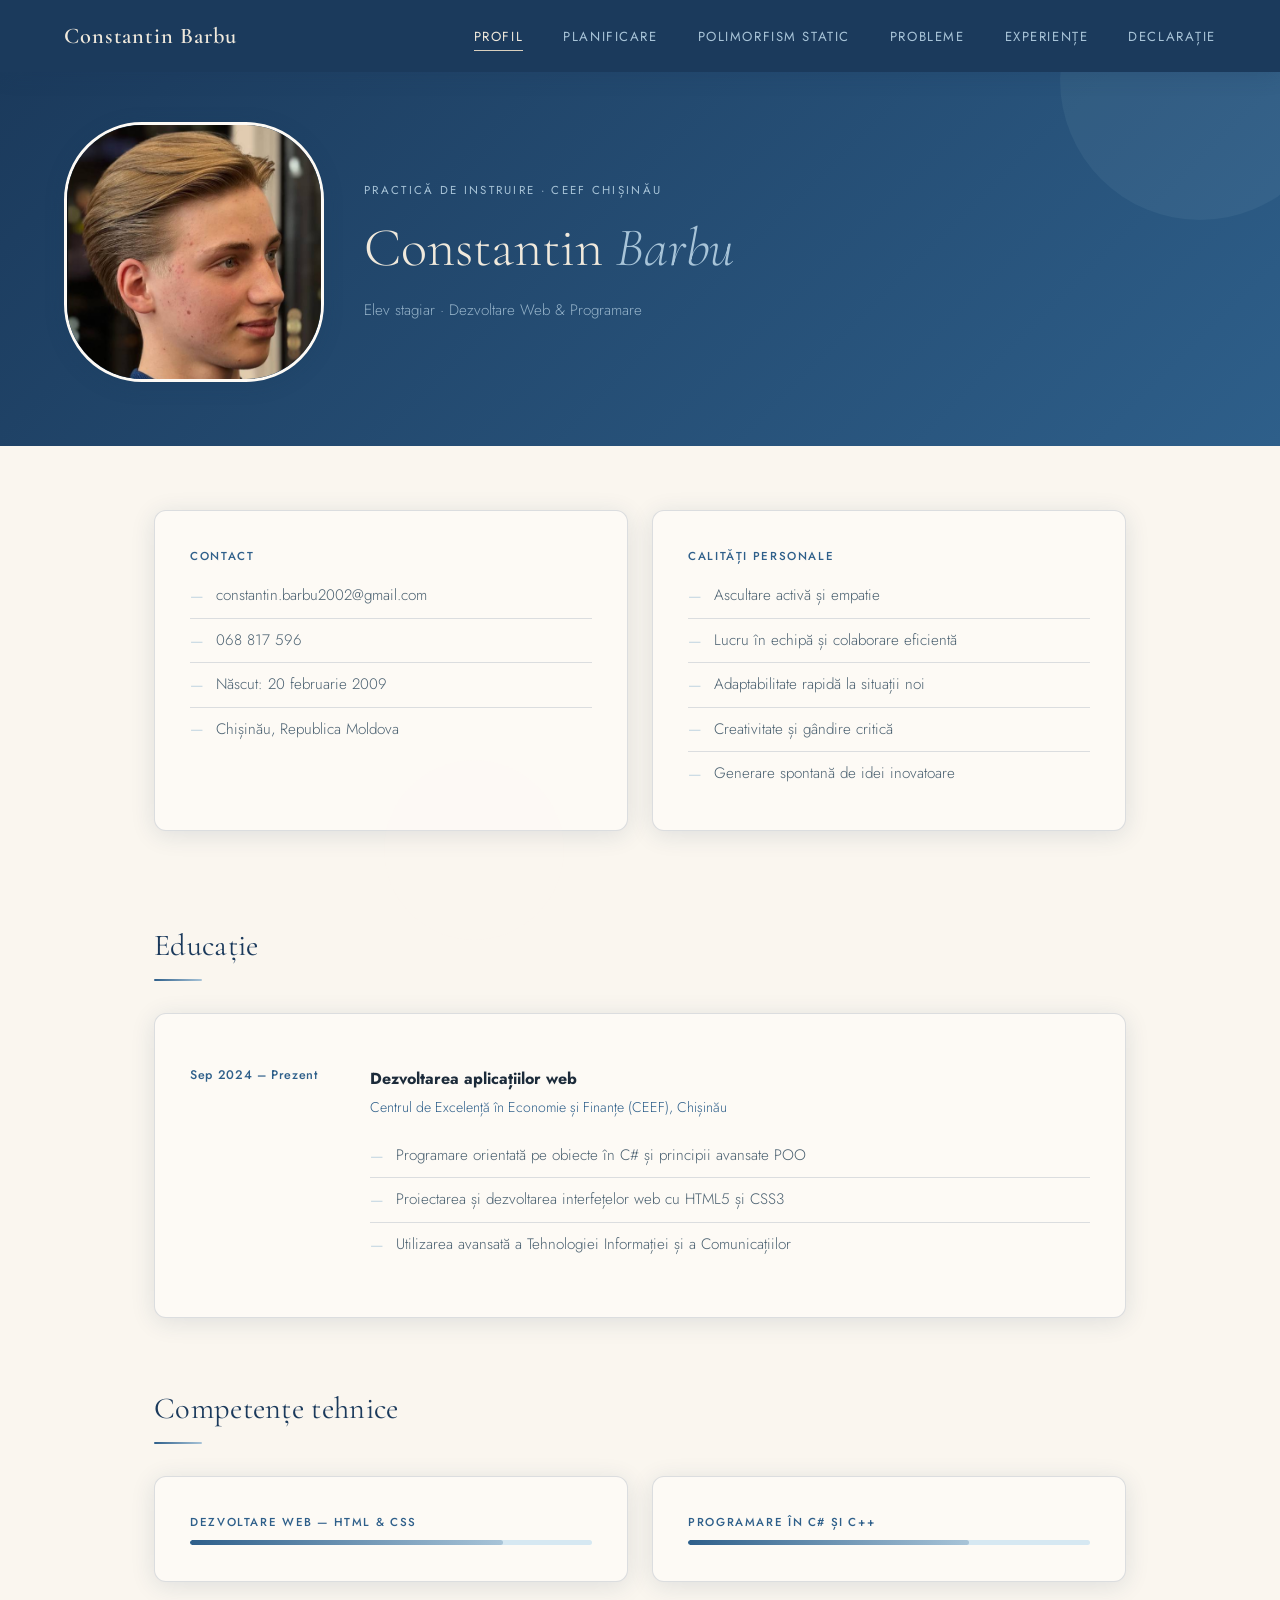
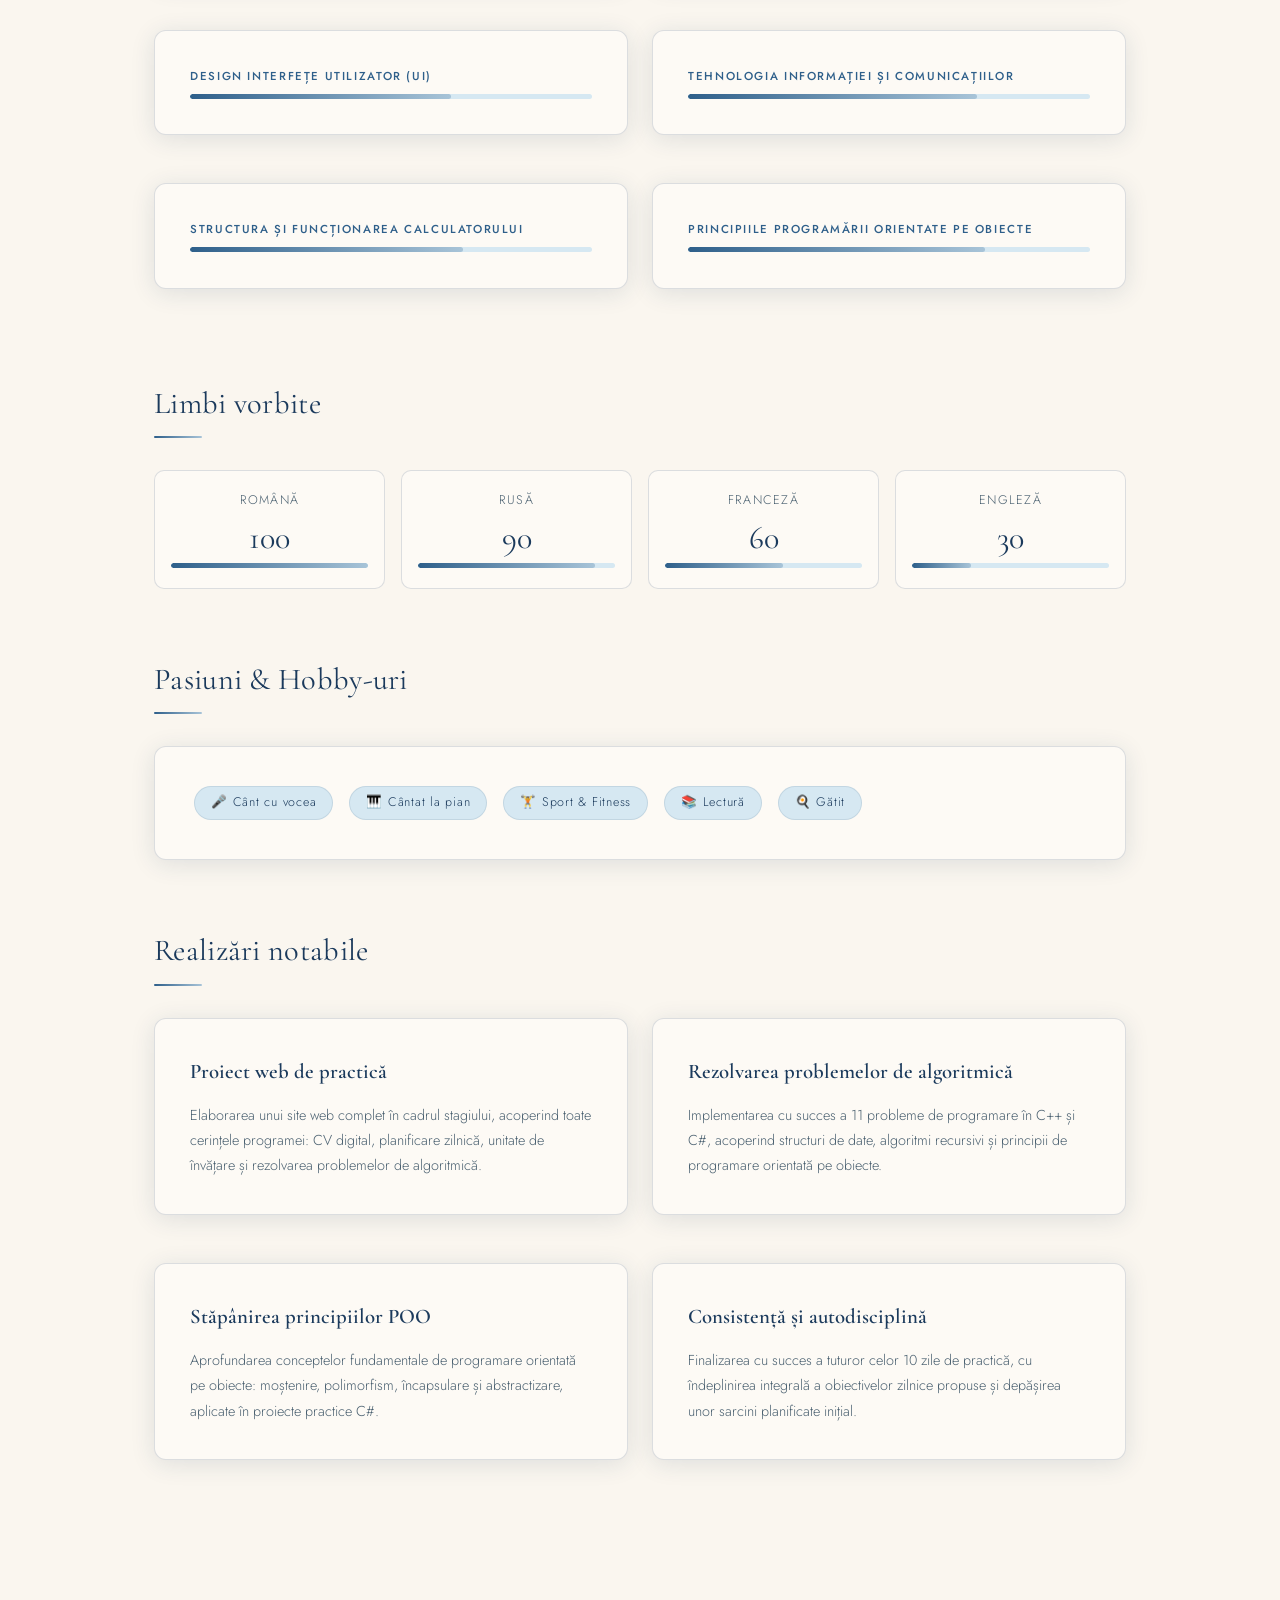
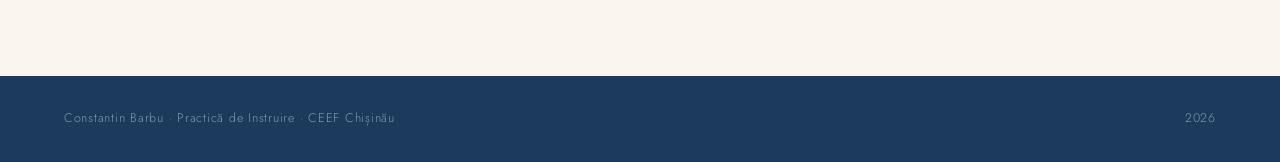
<file: index.html>
<!DOCTYPE html>
<html lang="ro">
<head>
    <meta charset="UTF-8">
    <meta name="viewport" content="width=device-width, initial-scale=1.0">
    <title>Constantin Barbu — Stagiar</title>
    <link rel="stylesheet" href="style.css">
</head>
<body>

<nav>
    <a href="index.html" class="nav-logo">Constantin Barbu</a>
    <ul class="nav-linkuri">
        <li><a href="index.html" class="activ">Profil</a></li>
        <li><a href="planificare.html">Planificare</a></li>
        <li><a href="polistatic.html">Polimorfism Static</a></li>
        <li><a href="probleme.html">Probleme</a></li>
        <li><a href="experiente.html">Experiențe</a></li>
        <li><a href="declaratie.html">Declarație</a></li>
    </ul>
</nav>

<div class="antet-pagina">
  <div class="antet-pagina-2"><img class="fotografie" src="imagini/CV-fotografie.png" alt="Fotografie">
    <div><p class="antet-eticheta">Practică de Instruire · CEEF Chișinău</p>
    <h1 class="antet-titlu">Constantin <em>Barbu</em></h1>
    <p class="antet-subtitlu">Elev stagiar · Dezvoltare Web & Programare</p>
</div>
    </div>
  </div>

<main class="continut-principal">

    <section class="sectiune">
        <div class="grila-2">
            <div class="card">
                <p class="eticheta-abilitate">Contact</p>
                <ul class="lista-curata">
                    <li>constantin.barbu2002@gmail.com</li>
                    <li>068 817 596</li>
                    <li>Născut: 20 februarie 2009</li>
                    <li>Chișinău, Republica Moldova</li>
                </ul>
            </div>
            <div class="card">
                <p class="eticheta-abilitate">Calități personale</p>
                <ul class="lista-curata">
                    <li>Ascultare activă și empatie</li>
                    <li>Lucru în echipă și colaborare eficientă</li>
                    <li>Adaptabilitate rapidă la situații noi</li>
                    <li>Creativitate și gândire critică</li>
                    <li>Generare spontană de idei inovatoare</li>
                </ul>
            </div>
        </div>
    </section>

    <section class="sectiune">
        <h2 class="sectiune-titlu">Educație</h2>
        <div class="sectiune-linie"></div>
        <div class="card">
            <table class="tabel-educatie">
                <tbody>
                    <tr>
                        <td>Sep 2024 – Prezent</td>
                        <td>
                            <strong>Dezvoltarea aplicațiilor web</strong><br>
                            <span style="color: var(--albastru-mediu); font-size: 0.88rem;">Centrul de Excelență în Economie și Finanțe (CEEF), Chișinău</span>
                            <ul class="lista-curata" style="margin-top: 0.8rem;">
                                <li>Programare orientată pe obiecte în C# și principii avansate POO</li>
                                <li>Proiectarea și dezvoltarea interfețelor web cu HTML5 și CSS3</li>
                                <li>Utilizarea avansată a Tehnologiei Informației și a Comunicațiilor</li>
                            </ul>
                        </td>
                    </tr>
                </tbody>
            </table>
        </div>
    </section>

    <section class="sectiune">
        <h2 class="sectiune-titlu">Competențe tehnice</h2>
        <div class="sectiune-linie"></div>
        <div class="grila-2">
            <div class="card">
                <p class="eticheta-abilitate">Dezvoltare web — HTML & CSS</p>
                <div class="bara-progres-container"><div class="bara-progres" style="width: 78%"></div></div>
            </div>
            <div class="card">
                <p class="eticheta-abilitate">Programare în C# și C++</p>
                <div class="bara-progres-container"><div class="bara-progres" style="width: 70%"></div></div>
            </div>
            <div class="card">
                <p class="eticheta-abilitate">Design interfețe utilizator (UI)</p>
                <div class="bara-progres-container"><div class="bara-progres" style="width: 65%"></div></div>
            </div>
            <div class="card">
                <p class="eticheta-abilitate">Tehnologia Informației și Comunicațiilor</p>
                <div class="bara-progres-container"><div class="bara-progres" style="width: 72%"></div></div>
            </div>
            <div class="card">
                <p class="eticheta-abilitate">Structura și funcționarea calculatorului</p>
                <div class="bara-progres-container"><div class="bara-progres" style="width: 68%"></div></div>
            </div>
            <div class="card">
                <p class="eticheta-abilitate">Principiile programării orientate pe obiecte</p>
                <div class="bara-progres-container"><div class="bara-progres" style="width: 74%"></div></div>
            </div>
        </div>
    </section>

    <section class="sectiune">
        <h2 class="sectiune-titlu">Limbi vorbite</h2>
        <div class="sectiune-linie"></div>
        <div class="grila-limbi">
            <div class="limba-item">
                <p class="limba-nume">Română</p>
                <p class="limba-procent">100</p>
                <div class="bara-progres-container" style="margin-top: 0.6rem;"><div class="bara-progres" style="width: 100%"></div></div>
            </div>
            <div class="limba-item">
                <p class="limba-nume">Rusă</p>
                <p class="limba-procent">90</p>
                <div class="bara-progres-container" style="margin-top: 0.6rem;"><div class="bara-progres" style="width: 90%"></div></div>
            </div>
            <div class="limba-item">
                <p class="limba-nume">Franceză</p>
                <p class="limba-procent">60</p>
                <div class="bara-progres-container" style="margin-top: 0.6rem;"><div class="bara-progres" style="width: 60%"></div></div>
            </div>
            <div class="limba-item">
                <p class="limba-nume">Engleză</p>
                <p class="limba-procent">30</p>
                <div class="bara-progres-container" style="margin-top: 0.6rem;"><div class="bara-progres" style="width: 30%"></div></div>
            </div>
        </div>
    </section>

    <section class="sectiune">
        <h2 class="sectiune-titlu">Pasiuni & Hobby-uri</h2>
        <div class="sectiune-linie"></div>
        <div class="card">
            <div style="display: flex; flex-wrap: wrap; gap: 0.5rem;">
                <span class="eticheta-chip">🎤 Cânt cu vocea</span>
                <span class="eticheta-chip">🎹 Cântat la pian</span>
                <span class="eticheta-chip">🏋️ Sport &amp; Fitness</span>
                <span class="eticheta-chip">📚 Lectură</span>
                <span class="eticheta-chip">🍳 Gătit</span>
            </div>
        </div>
    </section>

    <section class="sectiune">
        <h2 class="sectiune-titlu">Realizări notabile</h2>
        <div class="sectiune-linie"></div>
        <div class="grila-2">
            <div class="card">
                <p class="card-titlu">Proiect web de practică</p>
                <p style="color: var(--text-secundar); font-size: 0.9rem;">Elaborarea unui site web complet în cadrul stagiului, acoperind toate cerințele programei: CV digital, planificare zilnică, unitate de învățare și rezolvarea problemelor de algoritmică.</p>
            </div>
            <div class="card">
                <p class="card-titlu">Rezolvarea problemelor de algoritmică</p>
                <p style="color: var(--text-secundar); font-size: 0.9rem;">Implementarea cu succes a 11 probleme de programare în C++ și C#, acoperind structuri de date, algoritmi recursivi și principii de programare orientată pe obiecte.</p>
            </div>
            <div class="card">
                <p class="card-titlu">Stăpânirea principiilor POO</p>
                <p style="color: var(--text-secundar); font-size: 0.9rem;">Aprofundarea conceptelor fundamentale de programare orientată pe obiecte: moștenire, polimorfism, încapsulare și abstractizare, aplicate în proiecte practice C#.</p>
            </div>
            <div class="card">
                <p class="card-titlu">Consistență și autodisciplină</p>
                <p style="color: var(--text-secundar); font-size: 0.9rem;">Finalizarea cu succes a tuturor celor 10 zile de practică, cu îndeplinirea integrală a obiectivelor zilnice propuse și depășirea unor sarcini planificate inițial.</p>
            </div>
        </div>
    </section>

</main>

<footer>
    <span class="footer-text">Constantin Barbu · Practică de Instruire · CEEF Chișinău</span>
    <span class="footer-text">2026</span>
</footer>

</body>
</html>
</file>
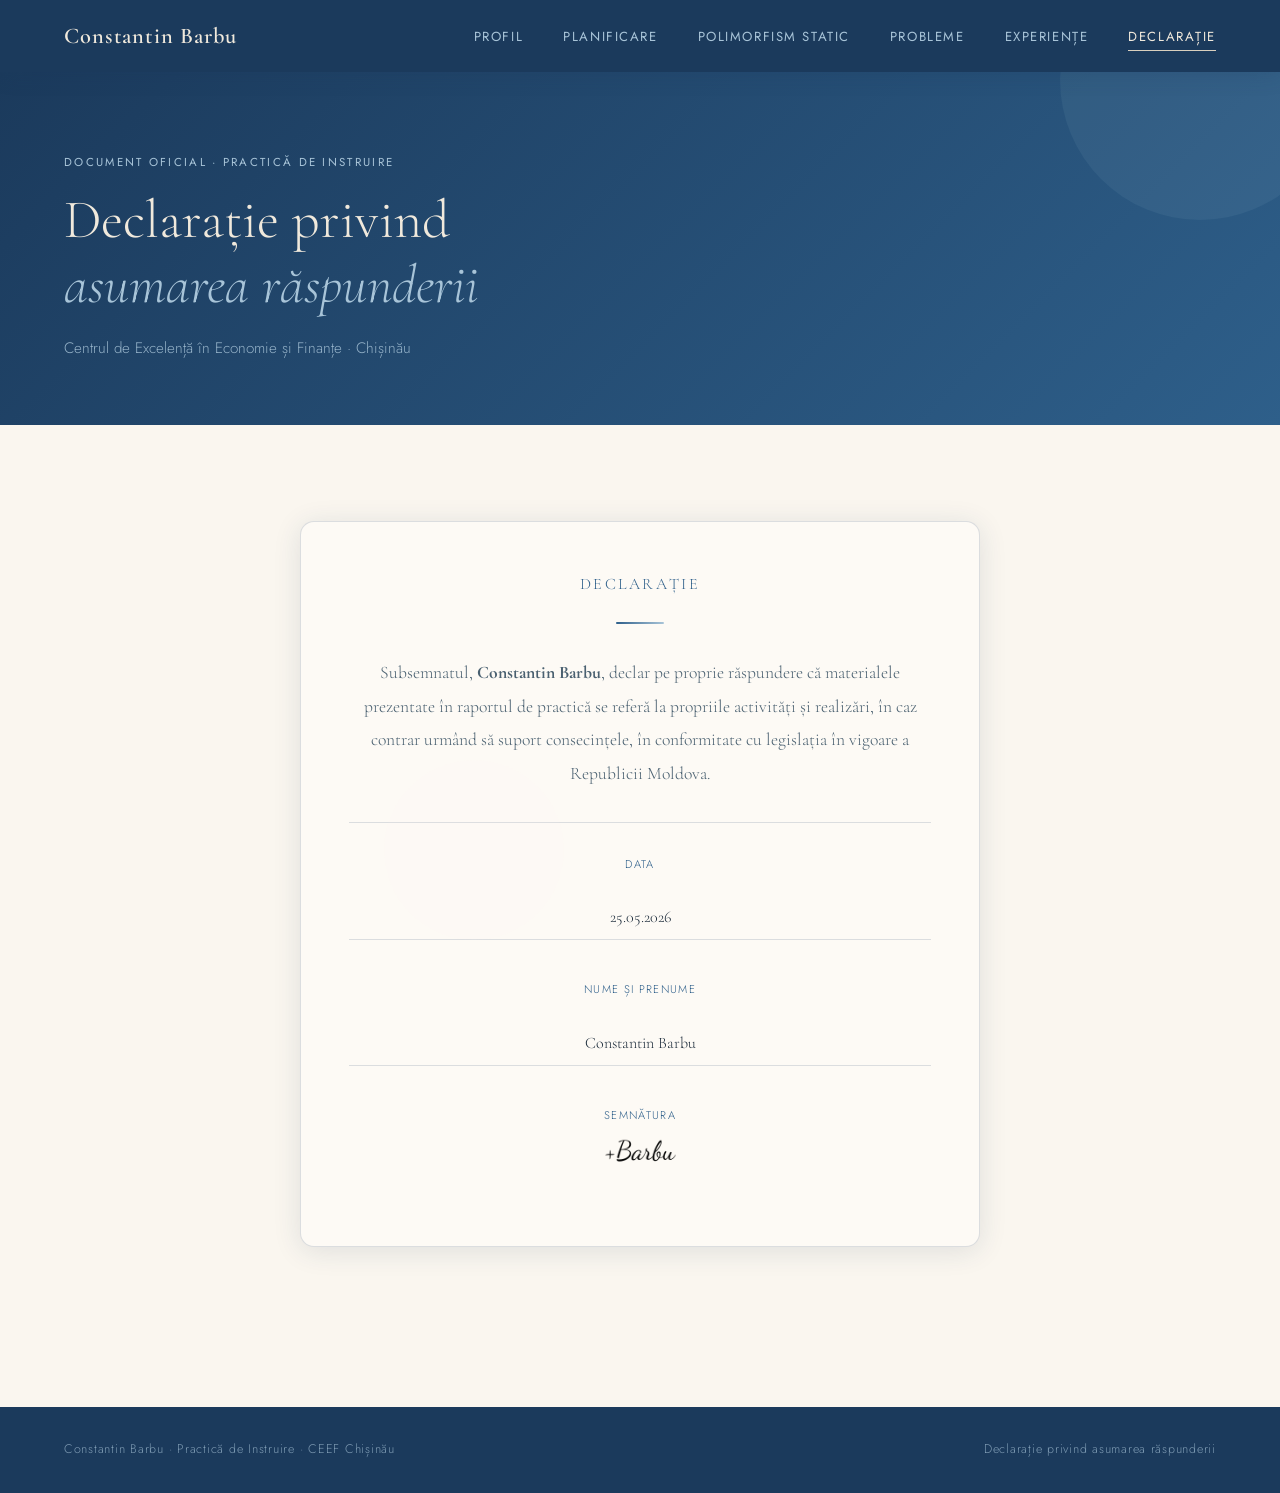
<file: declaratie.html>
<!DOCTYPE html>
<html lang="ro">
<head>
    <meta charset="UTF-8">
    <meta name="viewport" content="width=device-width, initial-scale=1.0">
    <title>Declarație — Constantin Barbu</title>
    <link rel="stylesheet" href="style.css">
</head>
<body>

<nav>
    <a href="index.html" class="nav-logo">Constantin Barbu</a>
    <ul class="nav-linkuri">
        <li><a href="index.html">Profil</a></li>
        <li><a href="planificare.html">Planificare</a></li>
        <li><a href="polistatic.html">Polimorfism Static</a></li>
        <li><a href="probleme.html">Probleme</a></li>
        <li><a href="experiente.html">Experiențe</a></li>
        <li><a href="declaratie.html" class="activ">Declarație</a></li>
    </ul>
</nav>

<div class="antet-pagina">
    <p class="antet-eticheta">Document Oficial · Practică de Instruire</p>
    <h1 class="antet-titlu">Declarație privind<br><em>asumarea răspunderii</em></h1>
    <p class="antet-subtitlu">Centrul de Excelență în Economie și Finanțe · Chișinău</p>
</div>

<main class="continut-principal">

    <div class="declaratie-bloc">
        <p style="font-family: 'Cormorant Garamond', serif; font-size: 1rem; text-transform: uppercase; letter-spacing: 0.16em; color: var(--albastru-mediu); margin-bottom: 1.5rem;">
            Declarație
        </p>

        <div style="width: 48px; height: 2px; background: linear-gradient(90deg, var(--albastru-mediu), var(--albastru-deschis)); margin: 0 auto 2rem; border-radius: 2px;"></div>

        <p class="declaratie-text">
            Subsemnatul, <strong>Constantin Barbu</strong>, declar pe proprie răspundere că materialele prezentate în raportul de practică se referă la propriile activități și realizări, în caz contrar urmând să suport consecințele, în conformitate cu legislația în vigoare a Republicii Moldova.
        </p>

        <div style="height: 1px; background: var(--linie); margin: 2rem 0;"></div>

        <div class="linie-semnatura">
            <p class="linie-eticheta">Data</p>
            <p class="camp-semnatura">25.05.2026</p>
        </div>

        <div class="linie-semnatura">
            <p class="linie-eticheta">Nume și Prenume</p>
            <p class="camp-semnatura">Constantin Barbu</p>
        </div>

        <div class="linie-semnatura">
            <p class="linie-eticheta">Semnătura</p>
            <img src="imagini/semnatura.png" alt="Semnătura" class="semnatura-imagine">
        </div>
    </div>

</main>

<footer>
    <span class="footer-text">Constantin Barbu · Practică de Instruire · CEEF Chișinău</span>
    <span class="footer-text">Declarație privind asumarea răspunderii</span>
</footer>

</body>
</html>
</file>
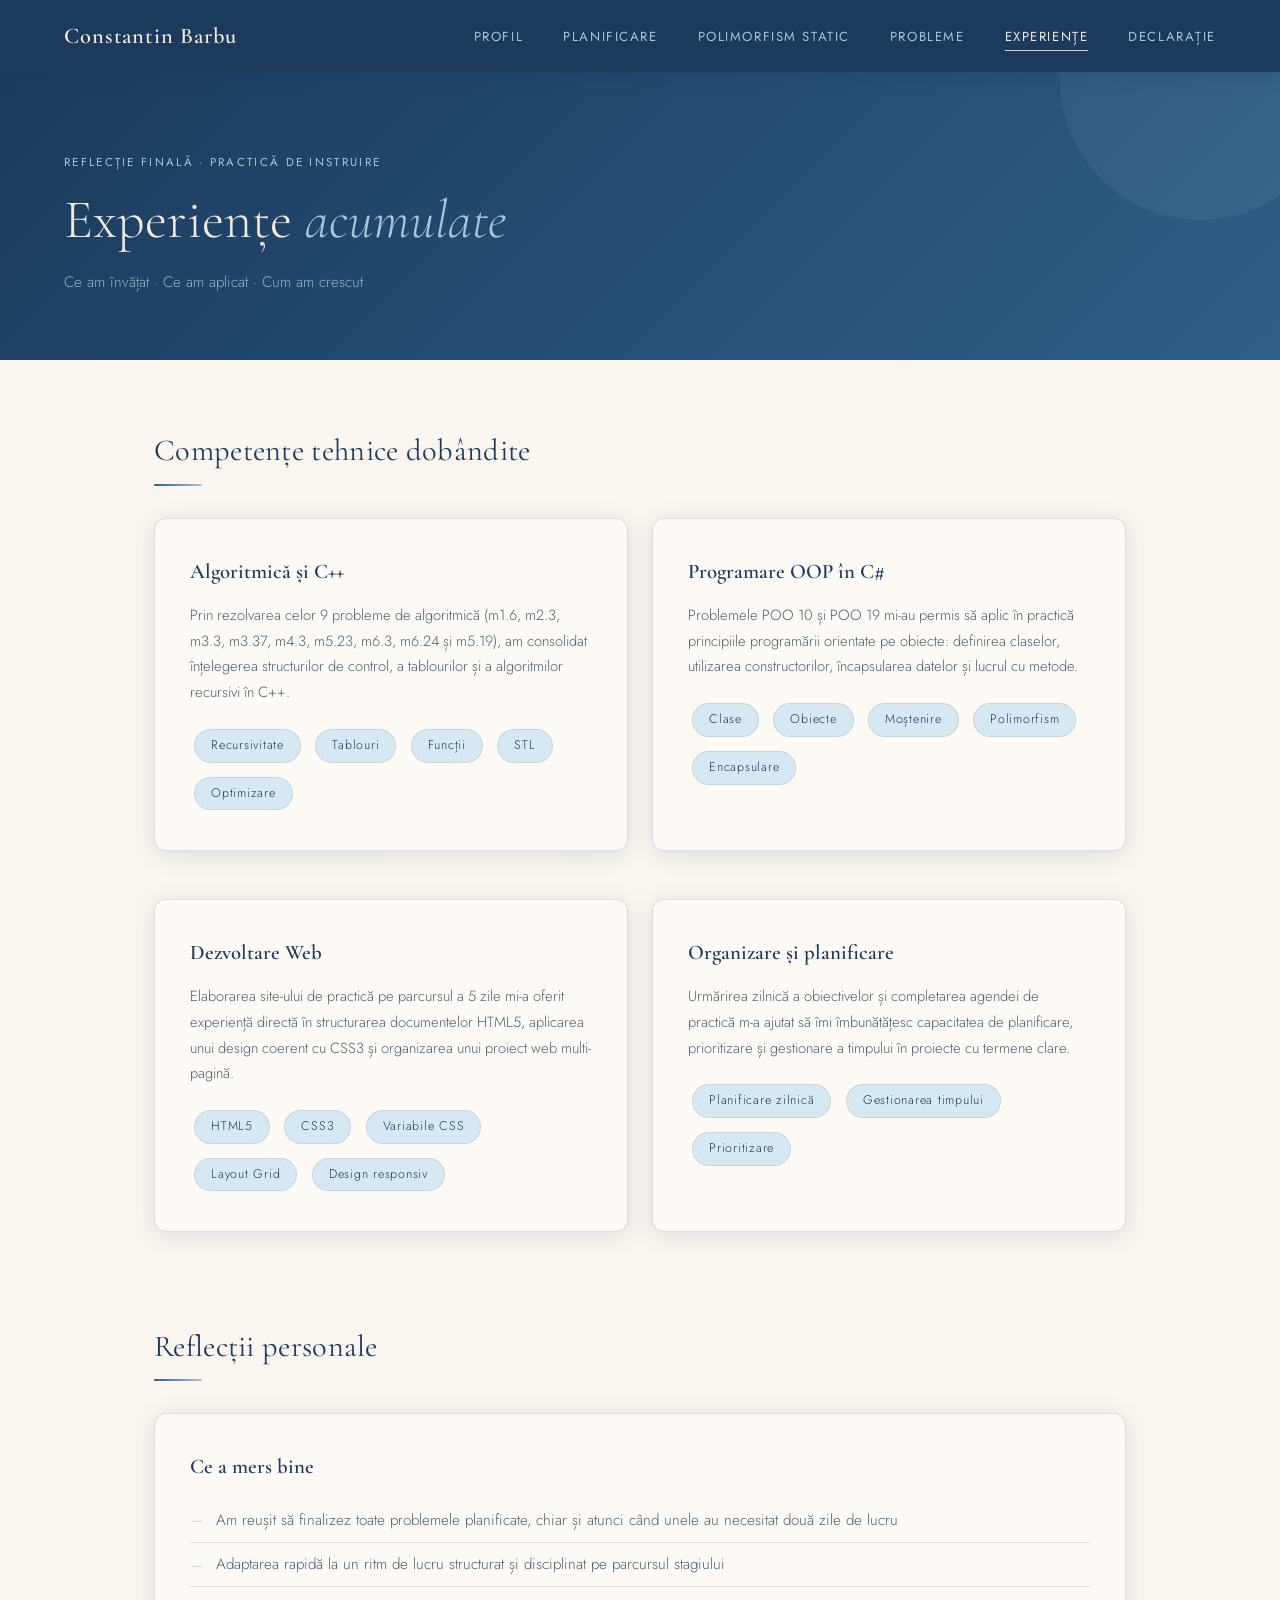
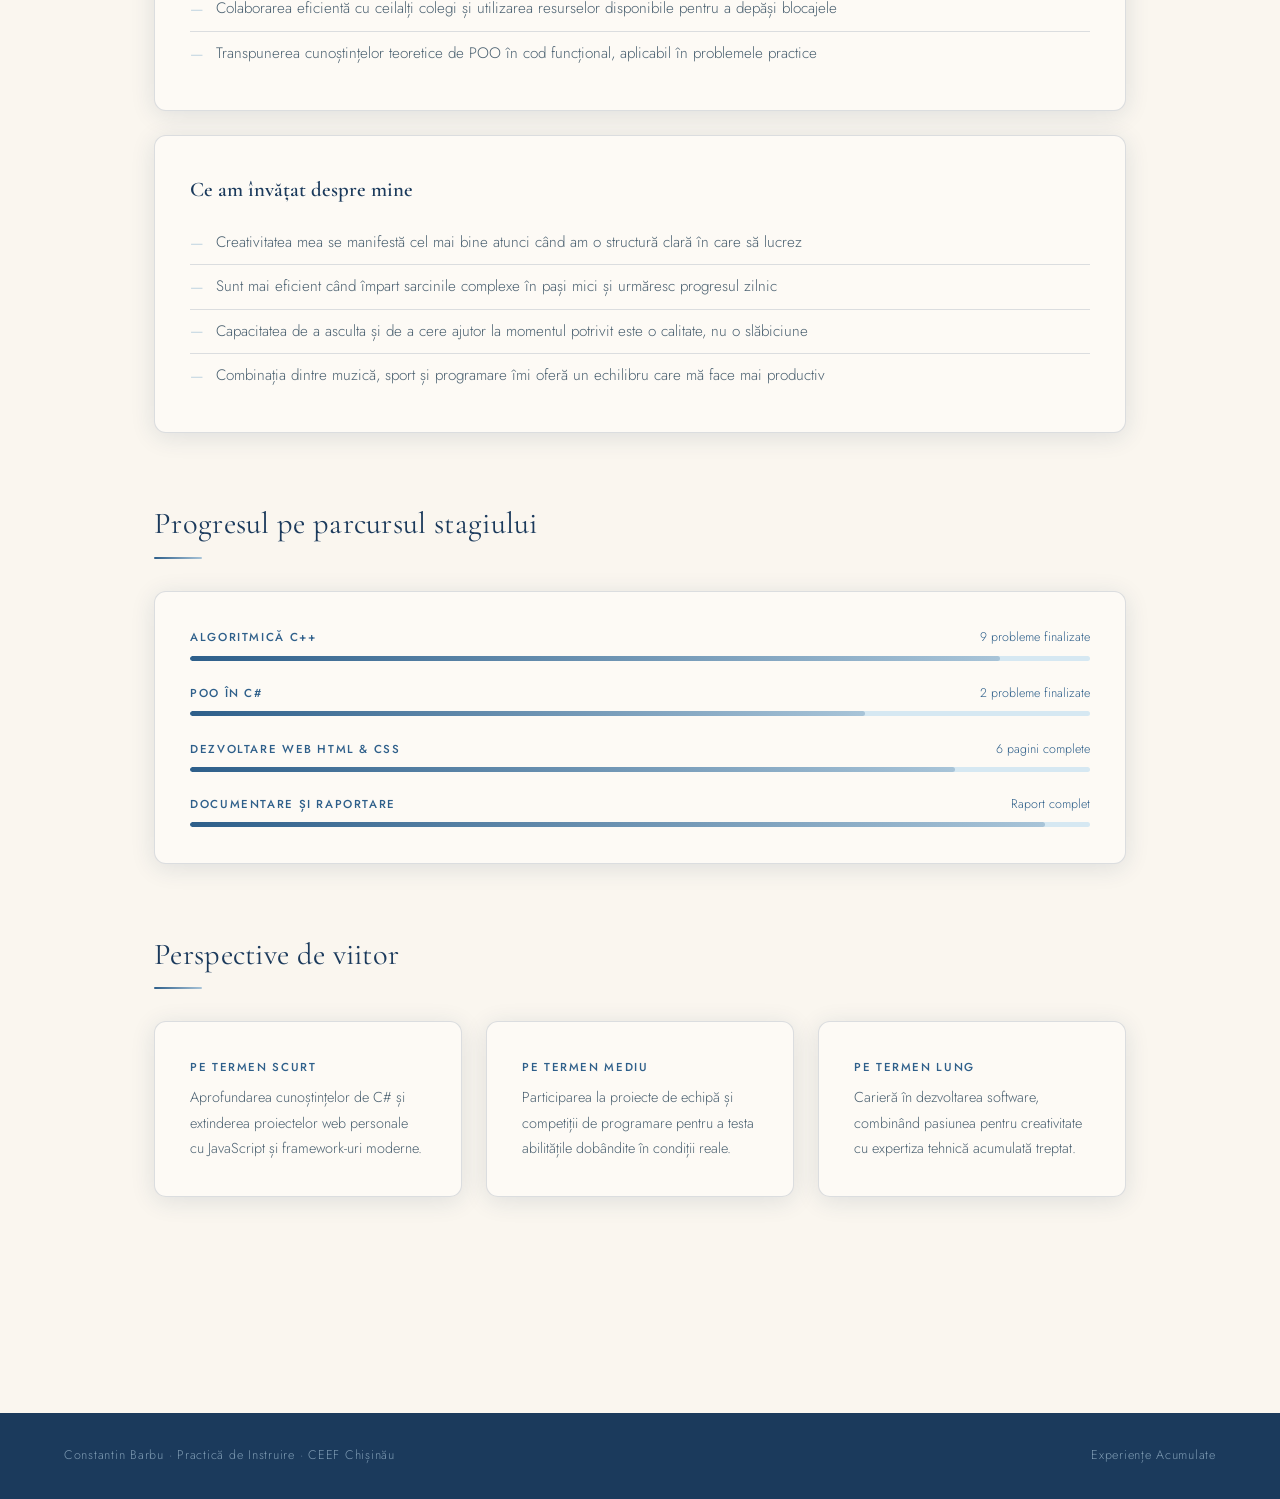
<file: experiente.html>
<!DOCTYPE html>
<html lang="ro">
<head>
    <meta charset="UTF-8">
    <meta name="viewport" content="width=device-width, initial-scale=1.0">
    <title>Experiențe Acumulate — Constantin Barbu</title>
    <link rel="stylesheet" href="style.css">
</head>
<body>

<nav>
    <a href="index.html" class="nav-logo">Constantin Barbu</a>
    <ul class="nav-linkuri">
        <li><a href="index.html">Profil</a></li>
        <li><a href="planificare.html">Planificare</a></li>
        <li><a href="polistatic.html">Polimorfism Static</a></li>
        <li><a href="probleme.html">Probleme</a></li>
        <li><a href="experiente.html" class="activ">Experiențe</a></li>
        <li><a href="declaratie.html">Declarație</a></li>
    </ul>
</nav>

<div class="antet-pagina">
    <p class="antet-eticheta">Reflecție Finală · Practică de Instruire</p>
    <h1 class="antet-titlu">Experiențe <em>acumulate</em></h1>
    <p class="antet-subtitlu">Ce am învățat · Ce am aplicat · Cum am crescut</p>
</div>

<main class="continut-principal">

    <section class="sectiune">
        <h2 class="sectiune-titlu">Competențe tehnice dobândite</h2>
        <div class="sectiune-linie"></div>
        <div class="grila-2">
            <div class="card">
                <p class="card-titlu">Algoritmică și C++</p>
                <p style="color: var(--text-secundar); font-size: 0.92rem; margin-bottom: 1.2rem;">
                    Prin rezolvarea celor 9 probleme de algoritmică (m1.6, m2.3, m3.3, m3.37, m4.3, m5.23, m6.3, m6.24 și m5.19), am consolidat înțelegerea structurilor de control, a tablourilor și a algoritmilor recursivi în C++.
                </p>
                <div style="display: flex; flex-wrap: wrap; gap: 0.4rem;">
                    <span class="eticheta-chip">Recursivitate</span>
                    <span class="eticheta-chip">Tablouri</span>
                    <span class="eticheta-chip">Funcții</span>
                    <span class="eticheta-chip">STL</span>
                    <span class="eticheta-chip">Optimizare</span>
                </div>
            </div>
            <div class="card">
                <p class="card-titlu">Programare OOP în C#</p>
                <p style="color: var(--text-secundar); font-size: 0.92rem; margin-bottom: 1.2rem;">
                    Problemele POO 10 și POO 19 mi-au permis să aplic în practică principiile programării orientate pe obiecte: definirea claselor, utilizarea constructorilor, încapsularea datelor și lucrul cu metode.
                </p>
                <div style="display: flex; flex-wrap: wrap; gap: 0.4rem;">
                    <span class="eticheta-chip">Clase</span>
                    <span class="eticheta-chip">Obiecte</span>
                    <span class="eticheta-chip">Moștenire</span>
                    <span class="eticheta-chip">Polimorfism</span>
                    <span class="eticheta-chip">Encapsulare</span>
                </div>
            </div>
            <div class="card">
                <p class="card-titlu">Dezvoltare Web</p>
                <p style="color: var(--text-secundar); font-size: 0.92rem; margin-bottom: 1.2rem;">
                    Elaborarea site-ului de practică pe parcursul a 5 zile mi-a oferit experiență directă în structurarea documentelor HTML5, aplicarea unui design coerent cu CSS3 și organizarea unui proiect web multi-pagină.
                </p>
                <div style="display: flex; flex-wrap: wrap; gap: 0.4rem;">
                    <span class="eticheta-chip">HTML5</span>
                    <span class="eticheta-chip">CSS3</span>
                    <span class="eticheta-chip">Variabile CSS</span>
                    <span class="eticheta-chip">Layout Grid</span>
                    <span class="eticheta-chip">Design responsiv</span>
                </div>
            </div>
            <div class="card">
                <p class="card-titlu">Organizare și planificare</p>
                <p style="color: var(--text-secundar); font-size: 0.92rem; margin-bottom: 1.2rem;">
                    Urmărirea zilnică a obiectivelor și completarea agendei de practică m-a ajutat să îmi îmbunătățesc capacitatea de planificare, prioritizare și gestionare a timpului în proiecte cu termene clare.
                </p>
                <div style="display: flex; flex-wrap: wrap; gap: 0.4rem;">
                    <span class="eticheta-chip">Planificare zilnică</span>
                    <span class="eticheta-chip">Gestionarea timpului</span>
                    <span class="eticheta-chip">Prioritizare</span>
                </div>
            </div>
        </div>
    </section>

    <section class="sectiune">
        <h2 class="sectiune-titlu">Reflecții personale</h2>
        <div class="sectiune-linie"></div>
        <div class="card">
            <p class="card-titlu">Ce a mers bine</p>
            <ul class="lista-curata">
                <li>Am reușit să finalizez toate problemele planificate, chiar și atunci când unele au necesitat două zile de lucru</li>
                <li>Adaptarea rapidă la un ritm de lucru structurat și disciplinat pe parcursul stagiului</li>
                <li>Colaborarea eficientă cu ceilalți colegi și utilizarea resurselor disponibile pentru a depăși blocajele</li>
                <li>Transpunerea cunoștințelor teoretice de POO în cod funcțional, aplicabil în problemele practice</li>
            </ul>
        </div>
        <div class="card">
            <p class="card-titlu">Ce am învățat despre mine</p>
            <ul class="lista-curata">
                <li>Creativitatea mea se manifestă cel mai bine atunci când am o structură clară în care să lucrez</li>
                <li>Sunt mai eficient când împart sarcinile complexe în pași mici și urmăresc progresul zilnic</li>
                <li>Capacitatea de a asculta și de a cere ajutor la momentul potrivit este o calitate, nu o slăbiciune</li>
                <li>Combinația dintre muzică, sport și programare îmi oferă un echilibru care mă face mai productiv</li>
            </ul>
        </div>
    </section>

    <section class="sectiune">
        <h2 class="sectiune-titlu">Progresul pe parcursul stagiului</h2>
        <div class="sectiune-linie"></div>
        <div class="card">
            <div style="display: flex; flex-direction: column; gap: 1.4rem;">
                <div>
                    <div style="display: flex; justify-content: space-between; margin-bottom: 0.4rem;">
                        <span class="eticheta-abilitate" style="margin: 0;">Algoritmică C++</span>
                        <span style="font-size: 0.78rem; color: var(--albastru-mediu);">9 probleme finalizate</span>
                    </div>
                    <div class="bara-progres-container"><div class="bara-progres" style="width: 90%"></div></div>
                </div>
                <div>
                    <div style="display: flex; justify-content: space-between; margin-bottom: 0.4rem;">
                        <span class="eticheta-abilitate" style="margin: 0;">POO în C#</span>
                        <span style="font-size: 0.78rem; color: var(--albastru-mediu);">2 probleme finalizate</span>
                    </div>
                    <div class="bara-progres-container"><div class="bara-progres" style="width: 75%"></div></div>
                </div>
                <div>
                    <div style="display: flex; justify-content: space-between; margin-bottom: 0.4rem;">
                        <span class="eticheta-abilitate" style="margin: 0;">Dezvoltare web HTML & CSS</span>
                        <span style="font-size: 0.78rem; color: var(--albastru-mediu);">6 pagini complete</span>
                    </div>
                    <div class="bara-progres-container"><div class="bara-progres" style="width: 85%"></div></div>
                </div>
                <div>
                    <div style="display: flex; justify-content: space-between; margin-bottom: 0.4rem;">
                        <span class="eticheta-abilitate" style="margin: 0;">Documentare și raportare</span>
                        <span style="font-size: 0.78rem; color: var(--albastru-mediu);">Raport complet</span>
                    </div>
                    <div class="bara-progres-container"><div class="bara-progres" style="width: 95%"></div></div>
                </div>
            </div>
        </div>
    </section>

    <section class="sectiune">
        <h2 class="sectiune-titlu">Perspective de viitor</h2>
        <div class="sectiune-linie"></div>
        <div class="grila-3">
            <div class="card">
                <p class="eticheta-abilitate">Pe termen scurt</p>
                <p style="color: var(--text-secundar); font-size: 0.9rem;">Aprofundarea cunoștințelor de C# și extinderea proiectelor web personale cu JavaScript și framework-uri moderne.</p>
            </div>
            <div class="card">
                <p class="eticheta-abilitate">Pe termen mediu</p>
                <p style="color: var(--text-secundar); font-size: 0.9rem;">Participarea la proiecte de echipă și competiții de programare pentru a testa abilitățile dobândite în condiții reale.</p>
            </div>
            <div class="card">
                <p class="eticheta-abilitate">Pe termen lung</p>
                <p style="color: var(--text-secundar); font-size: 0.9rem;">Carieră în dezvoltarea software, combinând pasiunea pentru creativitate cu expertiza tehnică acumulată treptat.</p>
            </div>
        </div>
    </section>

</main>

<footer>
    <span class="footer-text">Constantin Barbu · Practică de Instruire · CEEF Chișinău</span>
    <span class="footer-text">Experiențe Acumulate</span>
</footer>

</body>
</html>
</file>
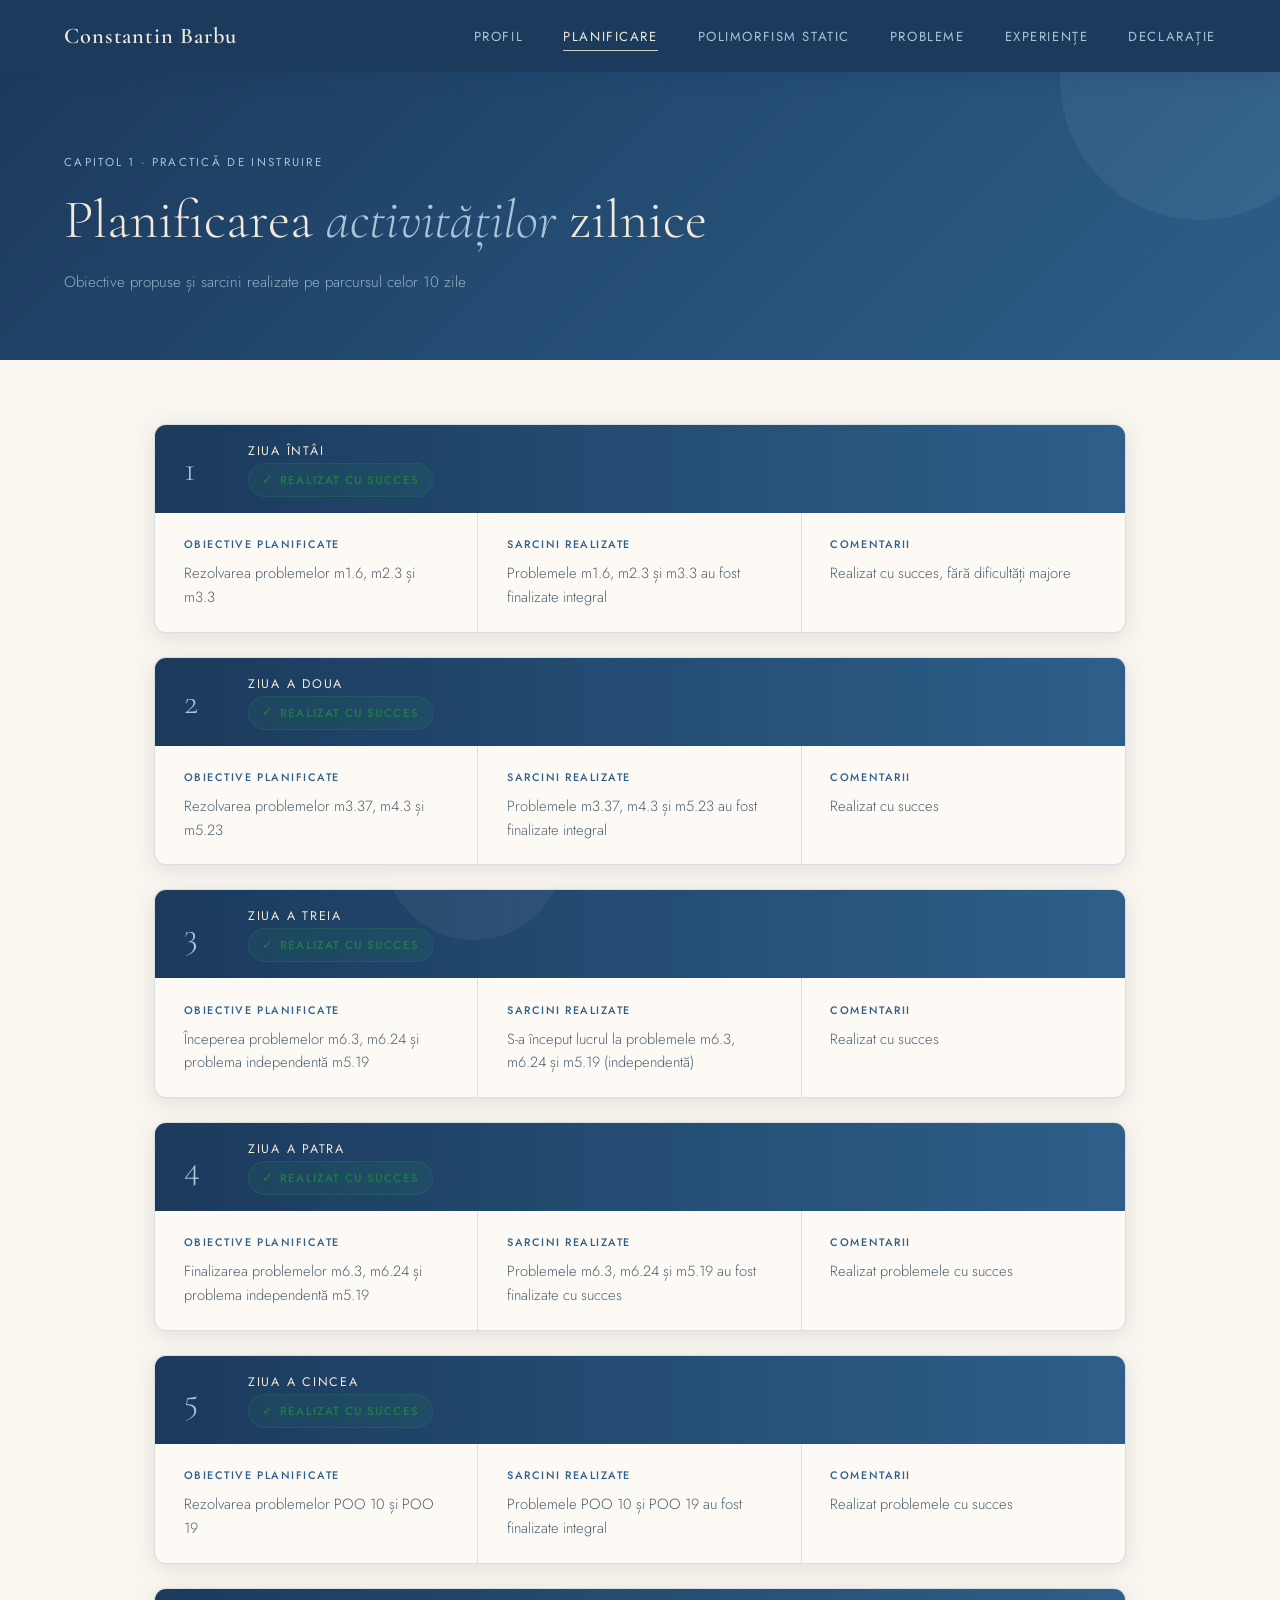
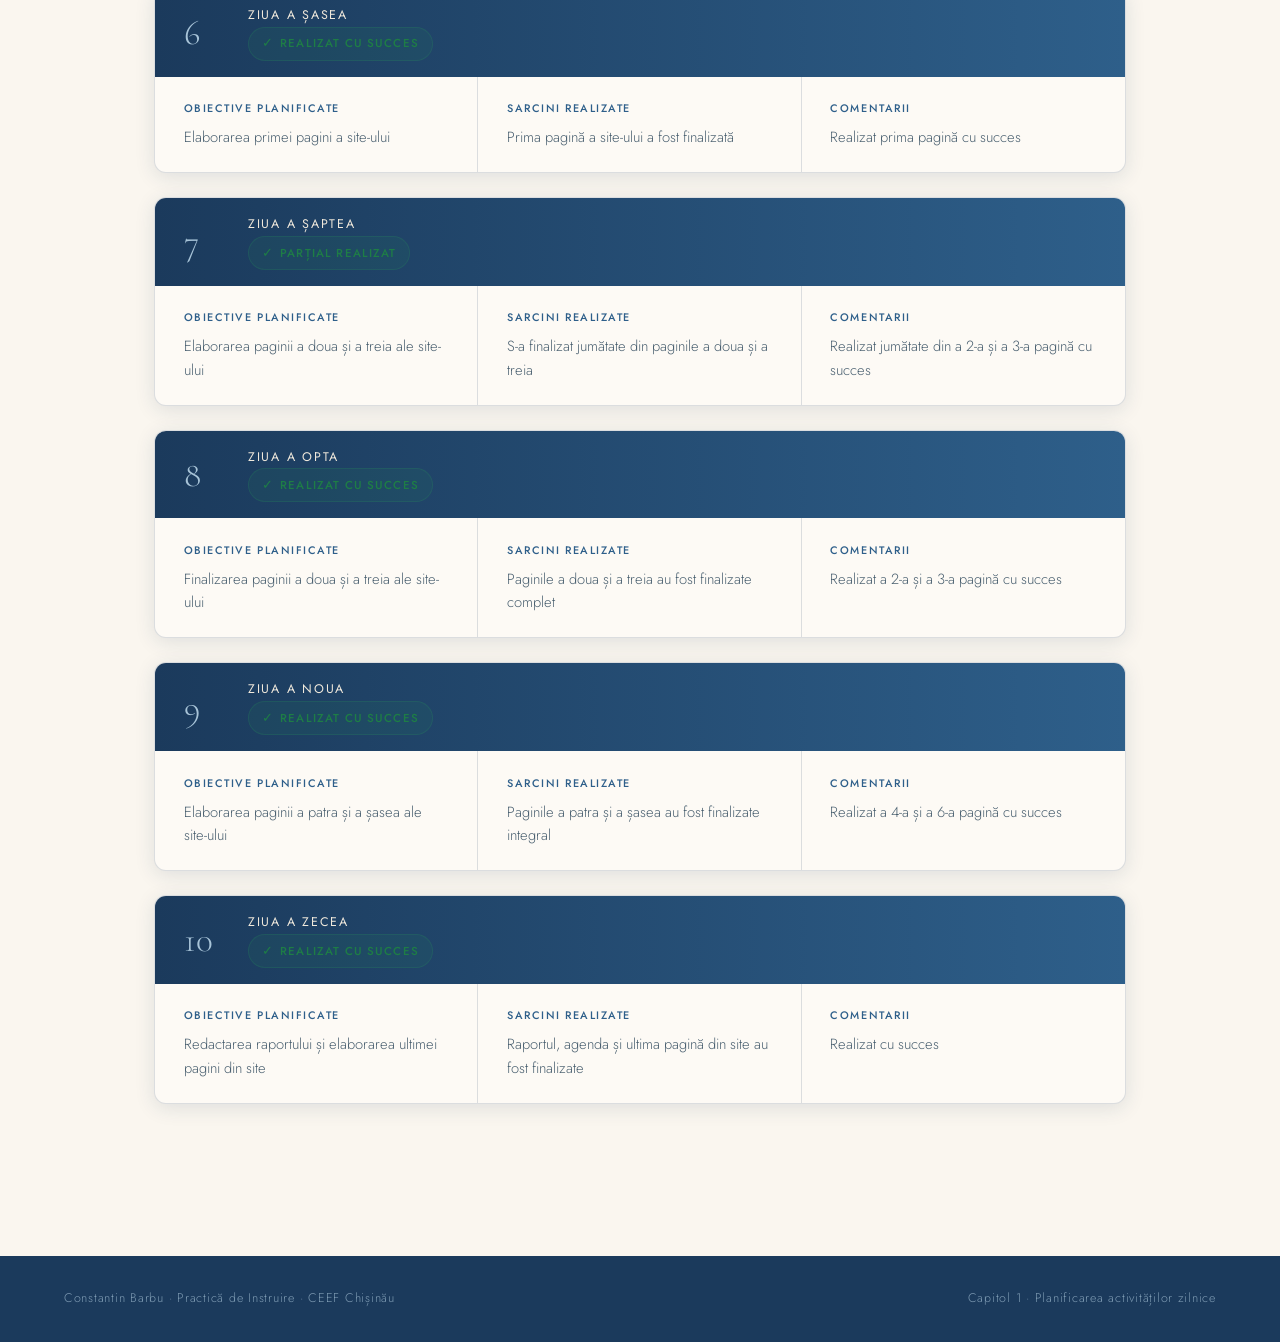
<file: planificare.html>
<!DOCTYPE html>
<html lang="ro">
<head>
    <meta charset="UTF-8">
    <meta name="viewport" content="width=device-width, initial-scale=1.0">
    <title>Planificarea activităților — Constantin Barbu</title>
    <link rel="stylesheet" href="style.css">
</head>
<body>

<nav>
    <a href="index.html" class="nav-logo">Constantin Barbu</a>
    <ul class="nav-linkuri">
        <li><a href="index.html">Profil</a></li>
        <li><a href="planificare.html" class="activ">Planificare</a></li>
        <li><a href="polistatic.html">Polimorfism Static</a></li>
        <li><a href="probleme.html">Probleme</a></li>
        <li><a href="experiente.html">Experiențe</a></li>
        <li><a href="declaratie.html">Declarație</a></li>
    </ul>
</nav>

<div class="antet-pagina">
    <p class="antet-eticheta">Capitol 1 · Practică de Instruire</p>
    <h1 class="antet-titlu">Planificarea <em>activităților</em> zilnice</h1>
    <p class="antet-subtitlu">Obiective propuse și sarcini realizate pe parcursul celor 10 zile</p>
</div>

<main class="continut-principal">

    <div class="zi-bloc">
        <div class="zi-antet">
            <span class="zi-numar">1</span>
            <div>
                <p class="zi-titlu">Ziua întâi</p>
                <span class="insigna-status succes">Realizat cu succes</span>
            </div>
        </div>
        <div class="zi-continut">
            <div class="zi-camp">
                <p class="zi-camp-eticheta">Obiective planificate</p>
                <p class="zi-camp-text">Rezolvarea problemelor m1.6, m2.3 și m3.3</p>
            </div>
            <div class="zi-camp">
                <p class="zi-camp-eticheta">Sarcini realizate</p>
                <p class="zi-camp-text">Problemele m1.6, m2.3 și m3.3 au fost finalizate integral</p>
            </div>
            <div class="zi-camp">
                <p class="zi-camp-eticheta">Comentarii</p>
                <p class="zi-camp-text">Realizat cu succes, fără dificultăți majore</p>
            </div>
        </div>
    </div>

    <div class="zi-bloc">
        <div class="zi-antet">
            <span class="zi-numar">2</span>
            <div>
                <p class="zi-titlu">Ziua a doua</p>
                <span class="insigna-status succes">Realizat cu succes</span>
            </div>
        </div>
        <div class="zi-continut">
            <div class="zi-camp">
                <p class="zi-camp-eticheta">Obiective planificate</p>
                <p class="zi-camp-text">Rezolvarea problemelor m3.37, m4.3 și m5.23</p>
            </div>
            <div class="zi-camp">
                <p class="zi-camp-eticheta">Sarcini realizate</p>
                <p class="zi-camp-text">Problemele m3.37, m4.3 și m5.23 au fost finalizate integral</p>
            </div>
            <div class="zi-camp">
                <p class="zi-camp-eticheta">Comentarii</p>
                <p class="zi-camp-text">Realizat cu succes</p>
            </div>
        </div>
    </div>

    <div class="zi-bloc">
        <div class="zi-antet">
            <span class="zi-numar">3</span>
            <div>
                <p class="zi-titlu">Ziua a treia</p>
                <span class="insigna-status succes">Realizat cu succes</span>
            </div>
        </div>
        <div class="zi-continut">
            <div class="zi-camp">
                <p class="zi-camp-eticheta">Obiective planificate</p>
                <p class="zi-camp-text">Începerea problemelor m6.3, m6.24 și problema independentă m5.19</p>
            </div>
            <div class="zi-camp">
                <p class="zi-camp-eticheta">Sarcini realizate</p>
                <p class="zi-camp-text">S-a început lucrul la problemele m6.3, m6.24 și m5.19 (independentă)</p>
            </div>
            <div class="zi-camp">
                <p class="zi-camp-eticheta">Comentarii</p>
                <p class="zi-camp-text">Realizat cu succes</p>
            </div>
        </div>
    </div>

    <div class="zi-bloc">
        <div class="zi-antet">
            <span class="zi-numar">4</span>
            <div>
                <p class="zi-titlu">Ziua a patra</p>
                <span class="insigna-status succes">Realizat cu succes</span>
            </div>
        </div>
        <div class="zi-continut">
            <div class="zi-camp">
                <p class="zi-camp-eticheta">Obiective planificate</p>
                <p class="zi-camp-text">Finalizarea problemelor m6.3, m6.24 și problema independentă m5.19</p>
            </div>
            <div class="zi-camp">
                <p class="zi-camp-eticheta">Sarcini realizate</p>
                <p class="zi-camp-text">Problemele m6.3, m6.24 și m5.19 au fost finalizate cu succes</p>
            </div>
            <div class="zi-camp">
                <p class="zi-camp-eticheta">Comentarii</p>
                <p class="zi-camp-text">Realizat problemele cu succes</p>
            </div>
        </div>
    </div>

    <div class="zi-bloc">
        <div class="zi-antet">
            <span class="zi-numar">5</span>
            <div>
                <p class="zi-titlu">Ziua a cincea</p>
                <span class="insigna-status succes">Realizat cu succes</span>
            </div>
        </div>
        <div class="zi-continut">
            <div class="zi-camp">
                <p class="zi-camp-eticheta">Obiective planificate</p>
                <p class="zi-camp-text">Rezolvarea problemelor POO 10 și POO 19</p>
            </div>
            <div class="zi-camp">
                <p class="zi-camp-eticheta">Sarcini realizate</p>
                <p class="zi-camp-text">Problemele POO 10 și POO 19 au fost finalizate integral</p>
            </div>
            <div class="zi-camp">
                <p class="zi-camp-eticheta">Comentarii</p>
                <p class="zi-camp-text">Realizat problemele cu succes</p>
            </div>
        </div>
    </div>

    <div class="zi-bloc">
        <div class="zi-antet">
            <span class="zi-numar">6</span>
            <div>
                <p class="zi-titlu">Ziua a șasea</p>
                <span class="insigna-status succes">Realizat cu succes</span>
            </div>
        </div>
        <div class="zi-continut">
            <div class="zi-camp">
                <p class="zi-camp-eticheta">Obiective planificate</p>
                <p class="zi-camp-text">Elaborarea primei pagini a site-ului</p>
            </div>
            <div class="zi-camp">
                <p class="zi-camp-eticheta">Sarcini realizate</p>
                <p class="zi-camp-text">Prima pagină a site-ului a fost finalizată</p>
            </div>
            <div class="zi-camp">
                <p class="zi-camp-eticheta">Comentarii</p>
                <p class="zi-camp-text">Realizat prima pagină cu succes</p>
            </div>
        </div>
    </div>

    <div class="zi-bloc">
        <div class="zi-antet">
            <span class="zi-numar">7</span>
            <div>
                <p class="zi-titlu">Ziua a șaptea</p>
                <span class="insigna-status succes">Parțial realizat</span>
            </div>
        </div>
        <div class="zi-continut">
            <div class="zi-camp">
                <p class="zi-camp-eticheta">Obiective planificate</p>
                <p class="zi-camp-text">Elaborarea paginii a doua și a treia ale site-ului</p>
            </div>
            <div class="zi-camp">
                <p class="zi-camp-eticheta">Sarcini realizate</p>
                <p class="zi-camp-text">S-a finalizat jumătate din paginile a doua și a treia</p>
            </div>
            <div class="zi-camp">
                <p class="zi-camp-eticheta">Comentarii</p>
                <p class="zi-camp-text">Realizat jumătate din a 2-a și a 3-a pagină cu succes</p>
            </div>
        </div>
    </div>

    <div class="zi-bloc">
        <div class="zi-antet">
            <span class="zi-numar">8</span>
            <div>
                <p class="zi-titlu">Ziua a opta</p>
                <span class="insigna-status succes">Realizat cu succes</span>
            </div>
        </div>
        <div class="zi-continut">
            <div class="zi-camp">
                <p class="zi-camp-eticheta">Obiective planificate</p>
                <p class="zi-camp-text">Finalizarea paginii a doua și a treia ale site-ului</p>
            </div>
            <div class="zi-camp">
                <p class="zi-camp-eticheta">Sarcini realizate</p>
                <p class="zi-camp-text">Paginile a doua și a treia au fost finalizate complet</p>
            </div>
            <div class="zi-camp">
                <p class="zi-camp-eticheta">Comentarii</p>
                <p class="zi-camp-text">Realizat a 2-a și a 3-a pagină cu succes</p>
            </div>
        </div>
    </div>

    <div class="zi-bloc">
        <div class="zi-antet">
            <span class="zi-numar">9</span>
            <div>
                <p class="zi-titlu">Ziua a noua</p>
                <span class="insigna-status succes">Realizat cu succes</span>
            </div>
        </div>
        <div class="zi-continut">
            <div class="zi-camp">
                <p class="zi-camp-eticheta">Obiective planificate</p>
                <p class="zi-camp-text">Elaborarea paginii a patra și a șasea ale site-ului</p>
            </div>
            <div class="zi-camp">
                <p class="zi-camp-eticheta">Sarcini realizate</p>
                <p class="zi-camp-text">Paginile a patra și a șasea au fost finalizate integral</p>
            </div>
            <div class="zi-camp">
                <p class="zi-camp-eticheta">Comentarii</p>
                <p class="zi-camp-text">Realizat a 4-a și a 6-a pagină cu succes</p>
            </div>
        </div>
    </div>

    <div class="zi-bloc">
        <div class="zi-antet">
            <span class="zi-numar">10</span>
            <div>
                <p class="zi-titlu">Ziua a zecea</p>
                <span class="insigna-status succes">Realizat cu succes</span>
            </div>
        </div>
        <div class="zi-continut">
            <div class="zi-camp">
                <p class="zi-camp-eticheta">Obiective planificate</p>
                <p class="zi-camp-text">Redactarea raportului și elaborarea ultimei pagini din site</p>
            </div>
            <div class="zi-camp">
                <p class="zi-camp-eticheta">Sarcini realizate</p>
                <p class="zi-camp-text">Raportul, agenda și ultima pagină din site au fost finalizate</p>
            </div>
            <div class="zi-camp">
                <p class="zi-camp-eticheta">Comentarii</p>
                <p class="zi-camp-text">Realizat cu succes</p>
            </div>
        </div>
    </div>

</main>

<footer>
    <span class="footer-text">Constantin Barbu · Practică de Instruire · CEEF Chișinău</span>
    <span class="footer-text">Capitol 1 · Planificarea activităților zilnice</span>
</footer>

</body>
</html>
</file>
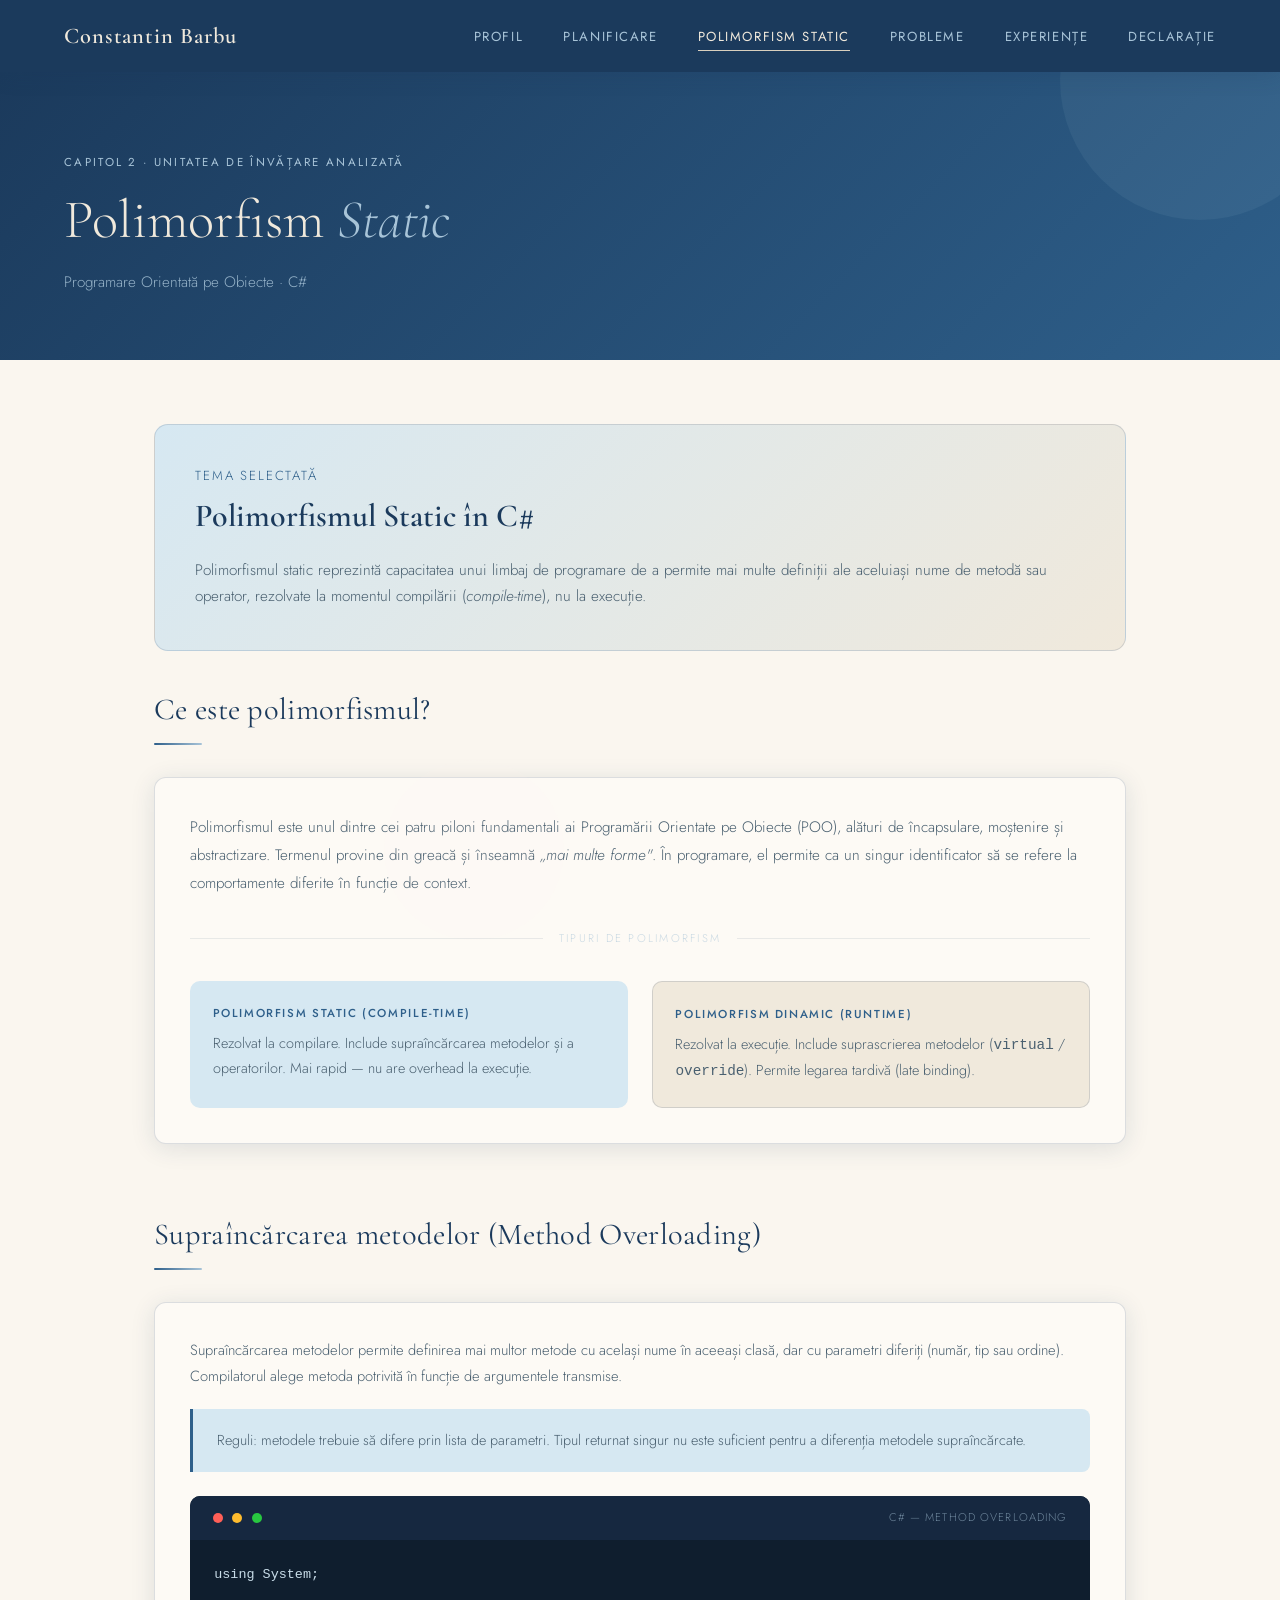
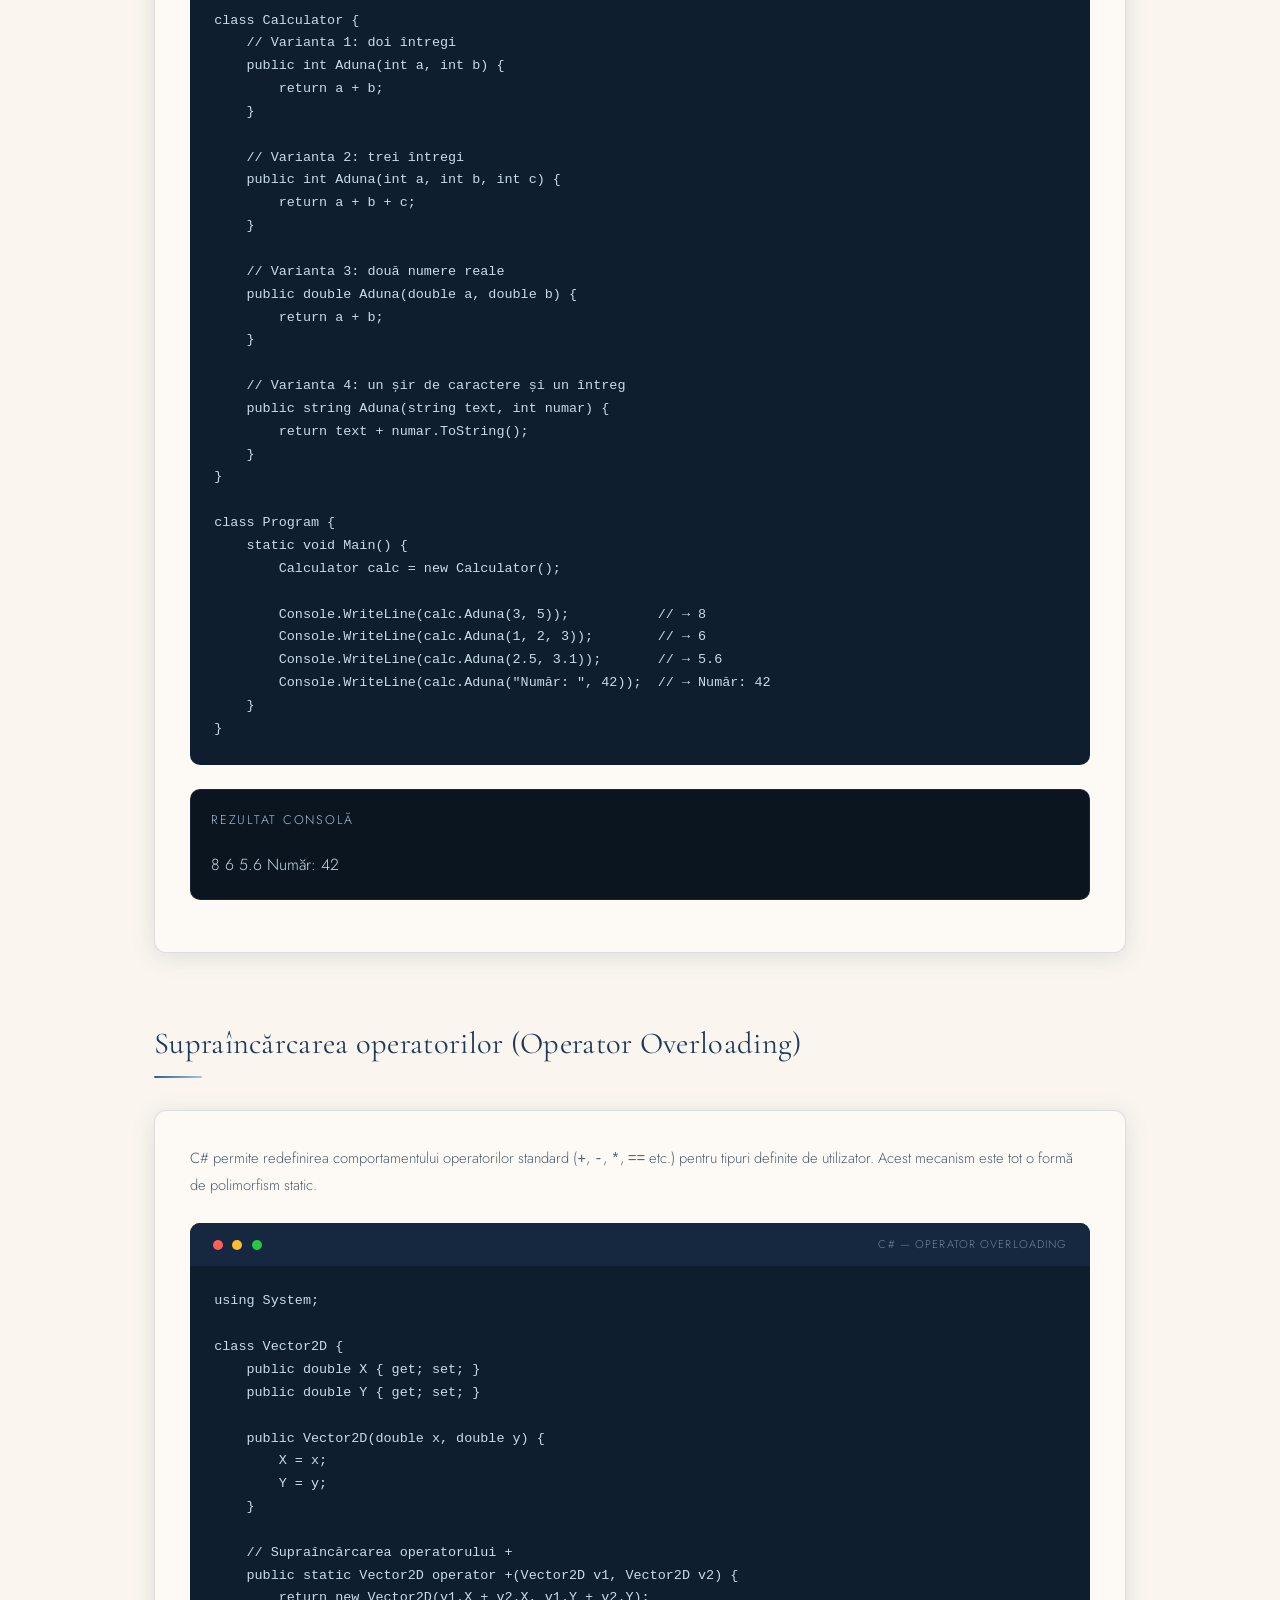
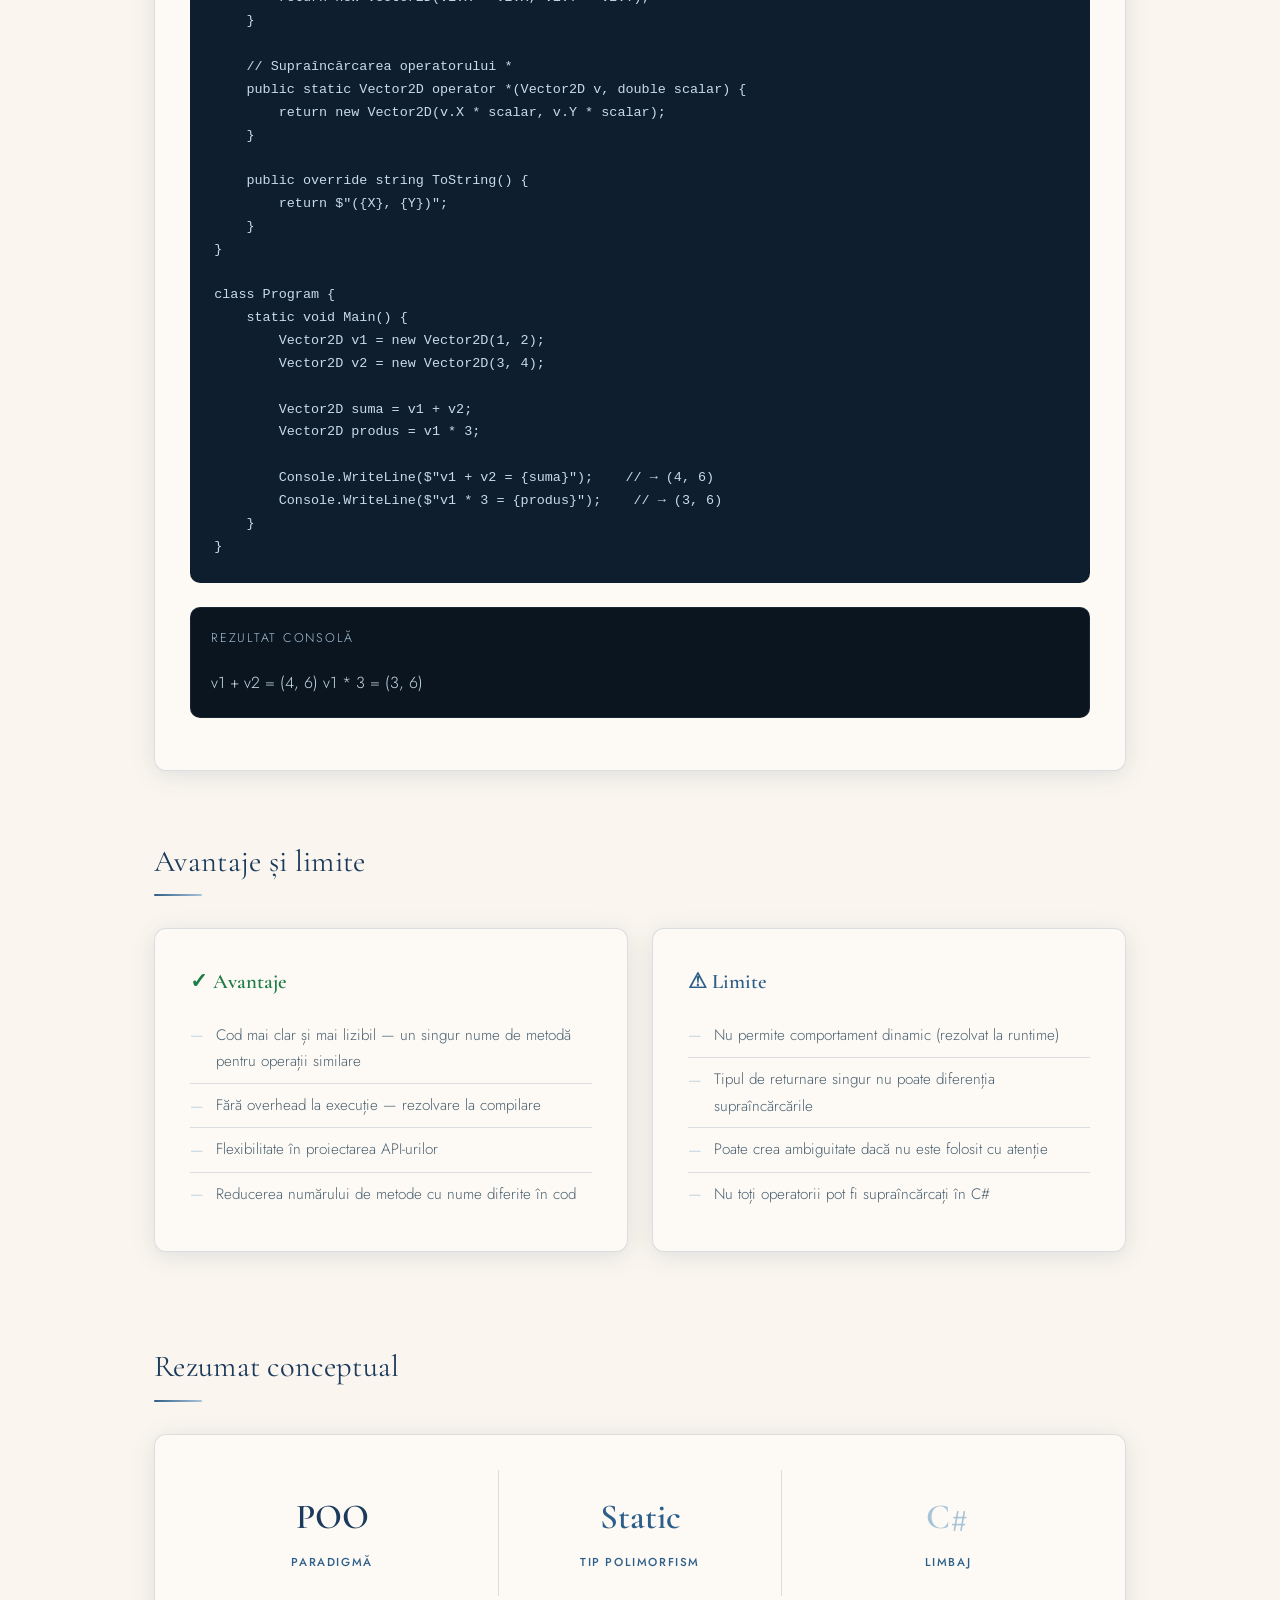
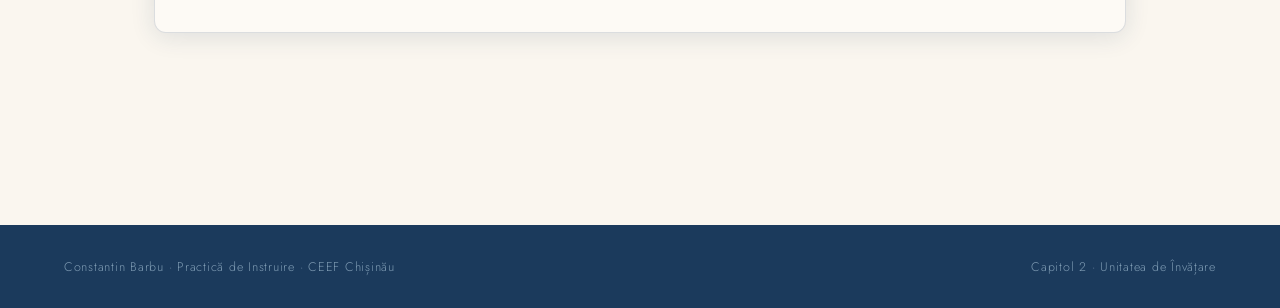
<file: polistatic.html>
<!DOCTYPE html>
<html lang="ro">
<head>
    <meta charset="UTF-8">
    <meta name="viewport" content="width=device-width, initial-scale=1.0">
    <title>Unitatea de Învățare — Constantin Barbu</title>
    <link rel="stylesheet" href="style.css">
</head>
<body>

<nav>
    <a href="index.html" class="nav-logo">Constantin Barbu</a>
    <ul class="nav-linkuri">
        <li><a href="index.html">Profil</a></li>
        <li><a href="planificare.html">Planificare</a></li>
        <li><a href="polistatic.html" class="activ">Polimorfism Static</a></li>
        <li><a href="probleme.html">Probleme</a></li>
        <li><a href="experiente.html">Experiențe</a></li>
        <li><a href="declaratie.html">Declarație</a></li>
    </ul>
</nav>

<div class="antet-pagina">
    <p class="antet-eticheta">Capitol 2 · Unitatea de Învățare Analizată</p>
    <h1 class="antet-titlu">Polimorfism <em>Static</em></h1>
    <p class="antet-subtitlu">Programare Orientată pe Obiecte · C#</p>
</div>

<main class="continut-principal">

    <div class="tema-bloc">
        <p class="tema-subtitlu">Tema selectată</p>
        <h2 class="tema-titlu">Polimorfismul Static în C#</h2>
        <p style="color: var(--text-secundar); margin-top: 0.8rem; font-size: 0.95rem;">
            Polimorfismul static reprezintă capacitatea unui limbaj de programare de a permite mai multe definiții ale aceluiași nume de metodă sau operator, rezolvate la momentul compilării (<em>compile-time</em>), nu la execuție.
        </p>
    </div>

    <section class="sectiune">
        <h2 class="sectiune-titlu">Ce este polimorfismul?</h2>
        <div class="sectiune-linie"></div>
        <div class="card">
            <p style="color: var(--text-secundar); font-size: 0.95rem; line-height: 1.85;">
                Polimorfismul este unul dintre cei patru piloni fundamentali ai Programării Orientate pe Obiecte (POO), alături de încapsulare, moștenire și abstractizare. Termenul provine din greacă și înseamnă <em>„mai multe forme"</em>. În programare, el permite ca un singur identificator să se refere la comportamente diferite în funcție de context.
            </p>
            <div class="ornament-separator">Tipuri de polimorfism</div>
            <div class="grila-2">
                <div style="background: var(--albastru-palid); border-radius: 10px; padding: 1.4rem;">
                    <p class="eticheta-abilitate">Polimorfism Static (Compile-time)</p>
                    <p style="font-size: 0.9rem; color: var(--text-secundar);">Rezolvat la compilare. Include supraîncărcarea metodelor și a operatorilor. Mai rapid — nu are overhead la execuție.</p>
                </div>
                <div style="background: var(--bej); border-radius: 10px; padding: 1.4rem; border: 1px solid var(--linie);">
                    <p class="eticheta-abilitate">Polimorfism Dinamic (Runtime)</p>
                    <p style="font-size: 0.9rem; color: var(--text-secundar);">Rezolvat la execuție. Include suprascrierea metodelor (<code>virtual</code> / <code>override</code>). Permite legarea tardivă (late binding).</p>
                </div>
            </div>
        </div>
    </section>

    <section class="sectiune">
        <h2 class="sectiune-titlu">Supraîncărcarea metodelor (Method Overloading)</h2>
        <div class="sectiune-linie"></div>
        <div class="card">
            <p style="color: var(--text-secundar); font-size: 0.92rem; margin-bottom: 1.2rem;">
                Supraîncărcarea metodelor permite definirea mai multor metode cu același nume în aceeași clasă, dar cu parametri diferiți (număr, tip sau ordine). Compilatorul alege metoda potrivită în funcție de argumentele transmise.
            </p>
            <div class="caseta-info">
                Reguli: metodele trebuie să difere prin lista de parametri. Tipul returnat singur nu este suficient pentru a diferenția metodele supraîncărcate.
            </div>
            <div class="bloc-cod">
                <div class="bloc-cod-antet">
                    <span class="punct-terminal rosu"></span>
                    <span class="punct-terminal galben"></span>
                    <span class="punct-terminal verde"></span>
                    <span class="bloc-cod-eticheta">C# — Method Overloading</span>
                </div>
                <pre>using System;

class Calculator {
    // Varianta 1: doi întregi
    public int Aduna(int a, int b) {
        return a + b;
    }

    // Varianta 2: trei întregi
    public int Aduna(int a, int b, int c) {
        return a + b + c;
    }

    // Varianta 3: două numere reale
    public double Aduna(double a, double b) {
        return a + b;
    }

    // Varianta 4: un șir de caractere și un întreg
    public string Aduna(string text, int numar) {
        return text + numar.ToString();
    }
}

class Program {
    static void Main() {
        Calculator calc = new Calculator();

        Console.WriteLine(calc.Aduna(3, 5));           // → 8
        Console.WriteLine(calc.Aduna(1, 2, 3));        // → 6
        Console.WriteLine(calc.Aduna(2.5, 3.1));       // → 5.6
        Console.WriteLine(calc.Aduna("Număr: ", 42));  // → Număr: 42
    }
}</pre>
            </div>
            <div class="bloc-consola">
                <div class="consola-antet">Rezultat consolă</div>
                <div class="consola-text">8
6
5.6
Număr: 42</div>
            </div>
        </div>
    </section>

    <section class="sectiune">
        <h2 class="sectiune-titlu">Supraîncărcarea operatorilor (Operator Overloading)</h2>
        <div class="sectiune-linie"></div>
        <div class="card">
            <p style="color: var(--text-secundar); font-size: 0.92rem; margin-bottom: 1.2rem;">
                C# permite redefinirea comportamentului operatorilor standard (<code>+</code>, <code>-</code>, <code>*</code>, <code>==</code> etc.) pentru tipuri definite de utilizator. Acest mecanism este tot o formă de polimorfism static.
            </p>
            <div class="bloc-cod">
                <div class="bloc-cod-antet">
                    <span class="punct-terminal rosu"></span>
                    <span class="punct-terminal galben"></span>
                    <span class="punct-terminal verde"></span>
                    <span class="bloc-cod-eticheta">C# — Operator Overloading</span>
                </div>
                <pre>using System;

class Vector2D {
    public double X { get; set; }
    public double Y { get; set; }

    public Vector2D(double x, double y) {
        X = x;
        Y = y;
    }

    // Supraîncărcarea operatorului +
    public static Vector2D operator +(Vector2D v1, Vector2D v2) {
        return new Vector2D(v1.X + v2.X, v1.Y + v2.Y);
    }

    // Supraîncărcarea operatorului *
    public static Vector2D operator *(Vector2D v, double scalar) {
        return new Vector2D(v.X * scalar, v.Y * scalar);
    }

    public override string ToString() {
        return $"({X}, {Y})";
    }
}

class Program {
    static void Main() {
        Vector2D v1 = new Vector2D(1, 2);
        Vector2D v2 = new Vector2D(3, 4);

        Vector2D suma = v1 + v2;
        Vector2D produs = v1 * 3;

        Console.WriteLine($"v1 + v2 = {suma}");    // → (4, 6)
        Console.WriteLine($"v1 * 3 = {produs}");    // → (3, 6)
    }
}</pre>
            </div>
            <div class="bloc-consola">
                <div class="consola-antet">Rezultat consolă</div>
                <div class="consola-text">v1 + v2 = (4, 6)
v1 * 3 = (3, 6)</div>
            </div>
        </div>
    </section>

    <section class="sectiune">
        <h2 class="sectiune-titlu">Avantaje și limite</h2>
        <div class="sectiune-linie"></div>
        <div class="grila-2">
            <div class="card">
                <p class="card-titlu" style="color: #1e7d46;">✓ Avantaje</p>
                <ul class="lista-curata">
                    <li>Cod mai clar și mai lizibil — un singur nume de metodă pentru operații similare</li>
                    <li>Fără overhead la execuție — rezolvare la compilare</li>
                    <li>Flexibilitate în proiectarea API-urilor</li>
                    <li>Reducerea numărului de metode cu nume diferite în cod</li>
                </ul>
            </div>
            <div class="card">
                <p class="card-titlu" style="color: var(--albastru-mediu);">⚠ Limite</p>
                <ul class="lista-curata">
                    <li>Nu permite comportament dinamic (rezolvat la runtime)</li>
                    <li>Tipul de returnare singur nu poate diferenția supraîncărcările</li>
                    <li>Poate crea ambiguitate dacă nu este folosit cu atenție</li>
                    <li>Nu toți operatorii pot fi supraîncărcați în C#</li>
                </ul>
            </div>
        </div>
    </section>

    <section class="sectiune">
        <h2 class="sectiune-titlu">Rezumat conceptual</h2>
        <div class="sectiune-linie"></div>
        <div class="card">
            <div class="grila-3">
                <div style="text-align: center; padding: 1rem;">
                    <p style="font-family: 'Cormorant Garamond', serif; font-size: 2.2rem; color: var(--albastru-inchis); font-weight: 600;">POO</p>
                    <p class="eticheta-abilitate" style="margin-top: 0.3rem;">Paradigmă</p>
                </div>
                <div style="text-align: center; padding: 1rem; border-left: 1px solid var(--linie); border-right: 1px solid var(--linie);">
                    <p style="font-family: 'Cormorant Garamond', serif; font-size: 2.2rem; color: var(--albastru-mediu); font-weight: 600;">Static</p>
                    <p class="eticheta-abilitate" style="margin-top: 0.3rem;">Tip polimorfism</p>
                </div>
                <div style="text-align: center; padding: 1rem;">
                    <p style="font-family: 'Cormorant Garamond', serif; font-size: 2.2rem; color: var(--albastru-deschis); font-weight: 600;">C#</p>
                    <p class="eticheta-abilitate" style="margin-top: 0.3rem;">Limbaj</p>
                </div>
            </div>
        </div>
    </section>

</main>

<footer>
    <span class="footer-text">Constantin Barbu · Practică de Instruire · CEEF Chișinău</span>
    <span class="footer-text">Capitol 2 · Unitatea de Învățare</span>
</footer>

</body>
</html>
</file>
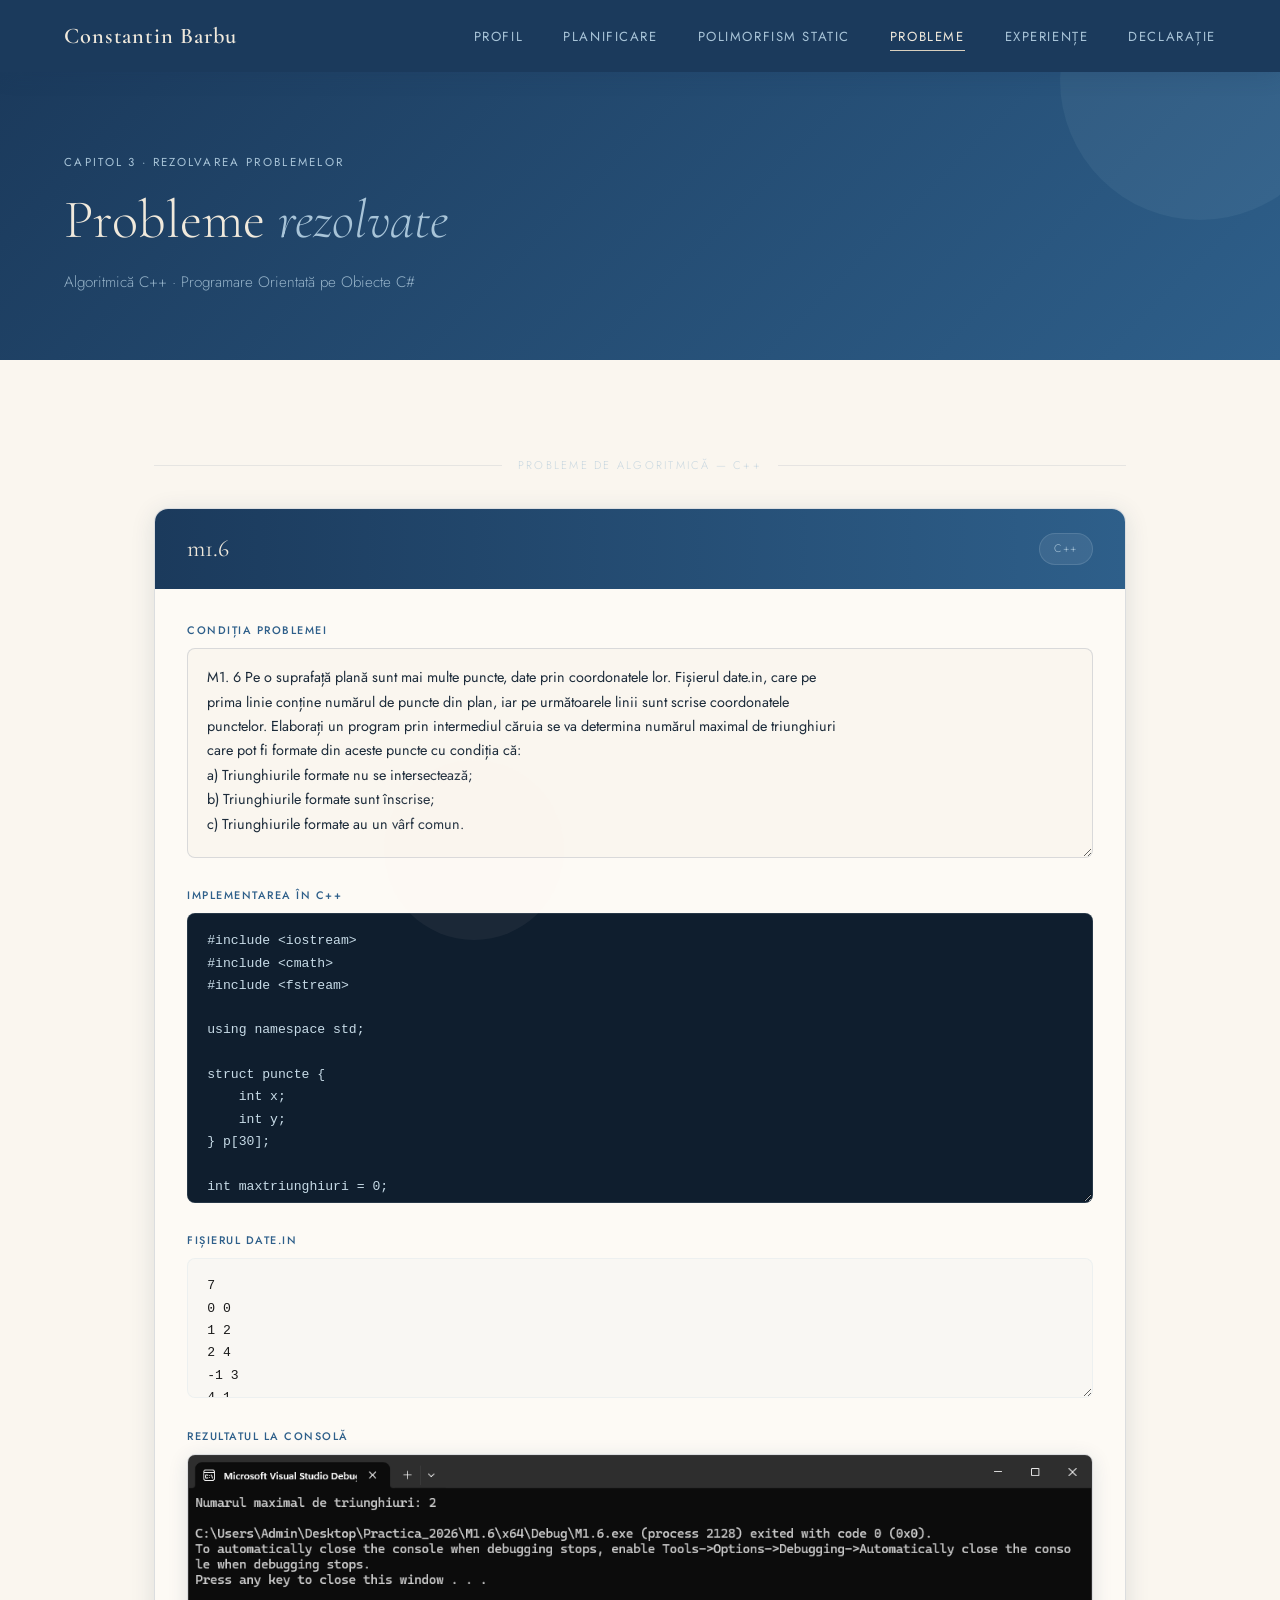
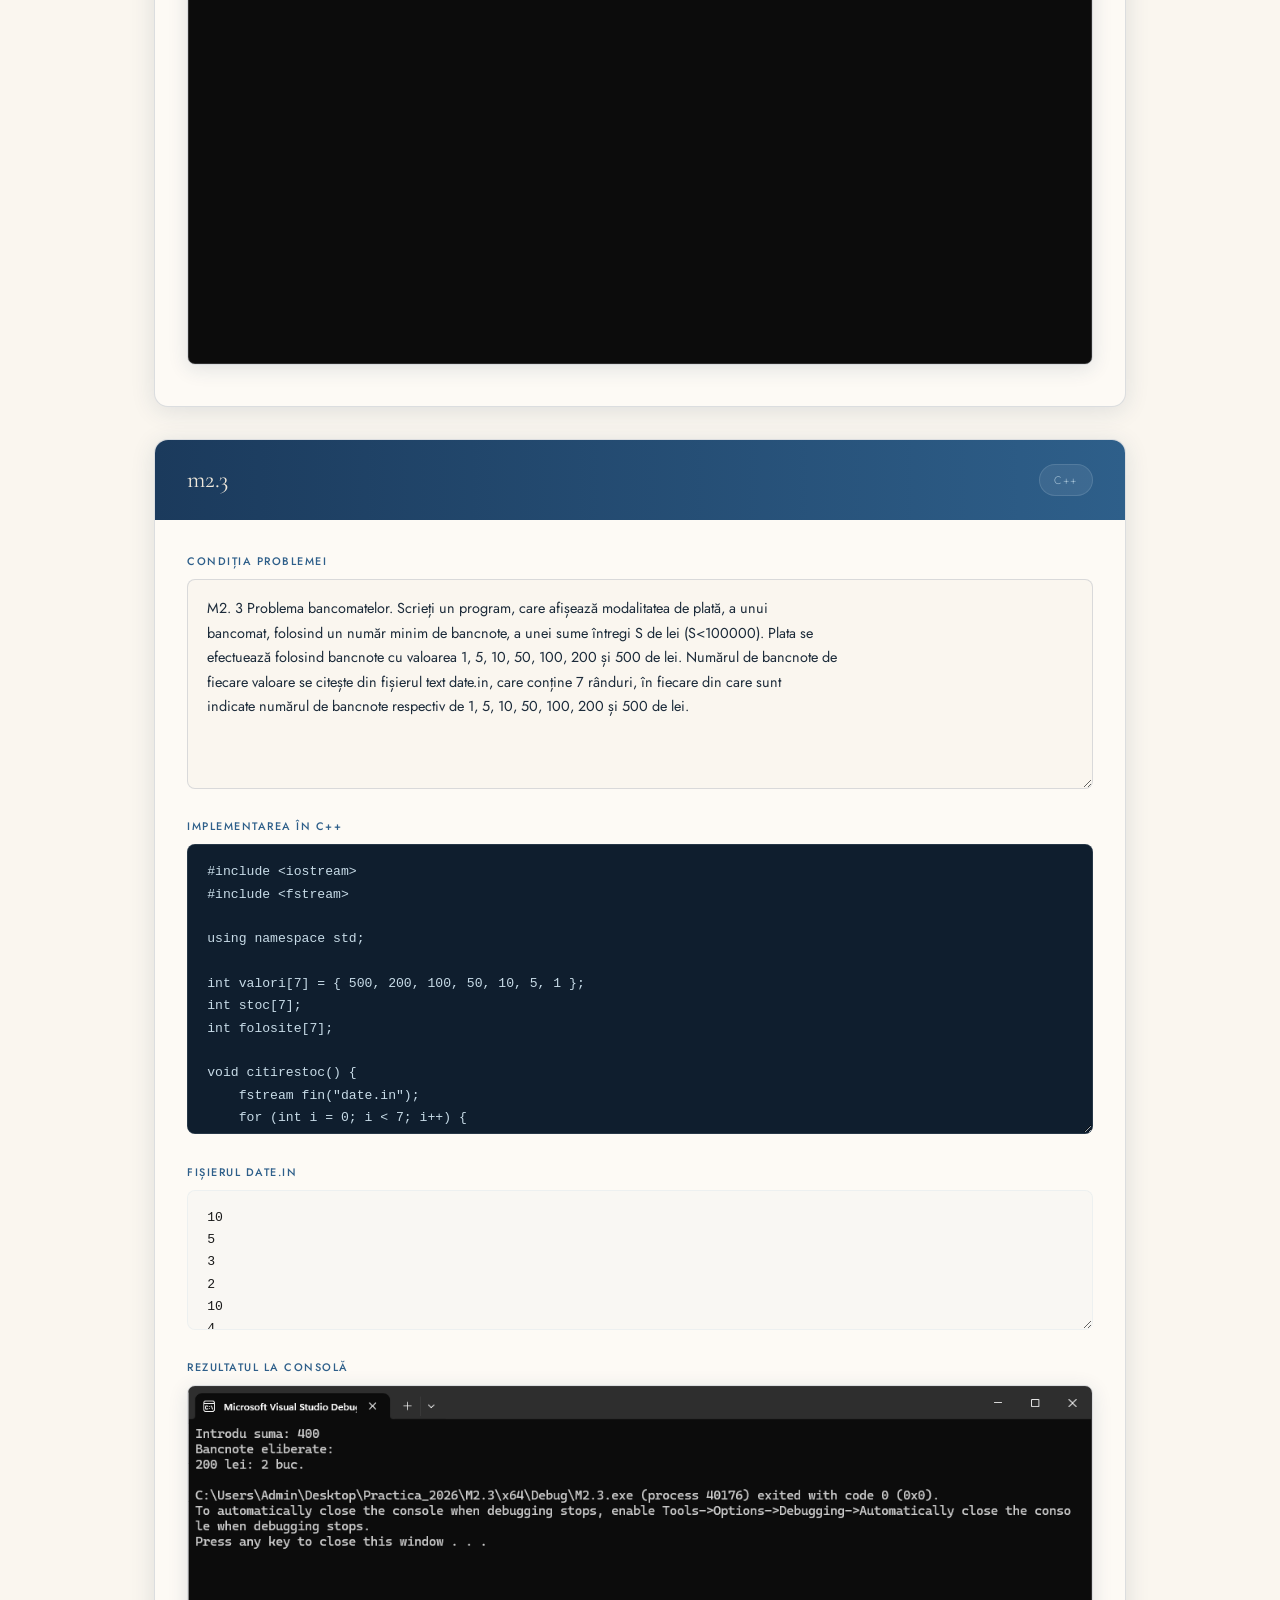
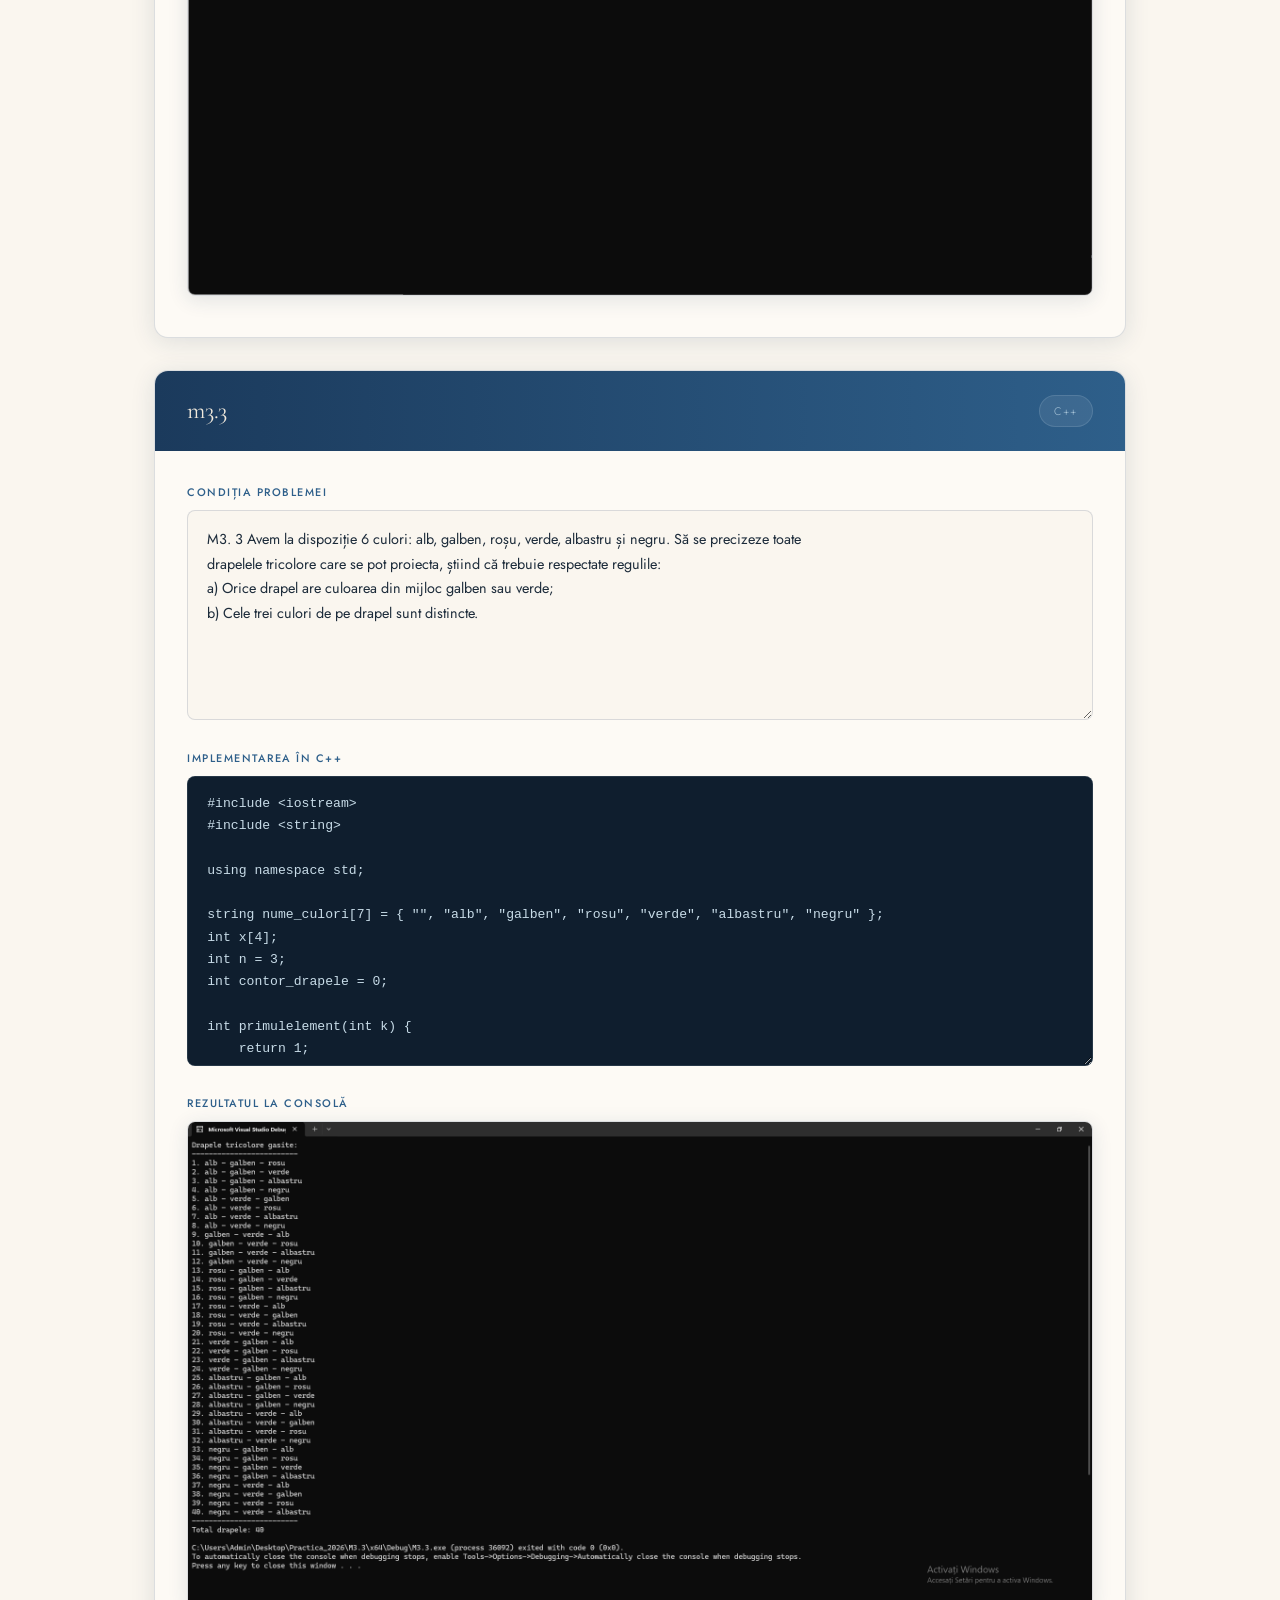
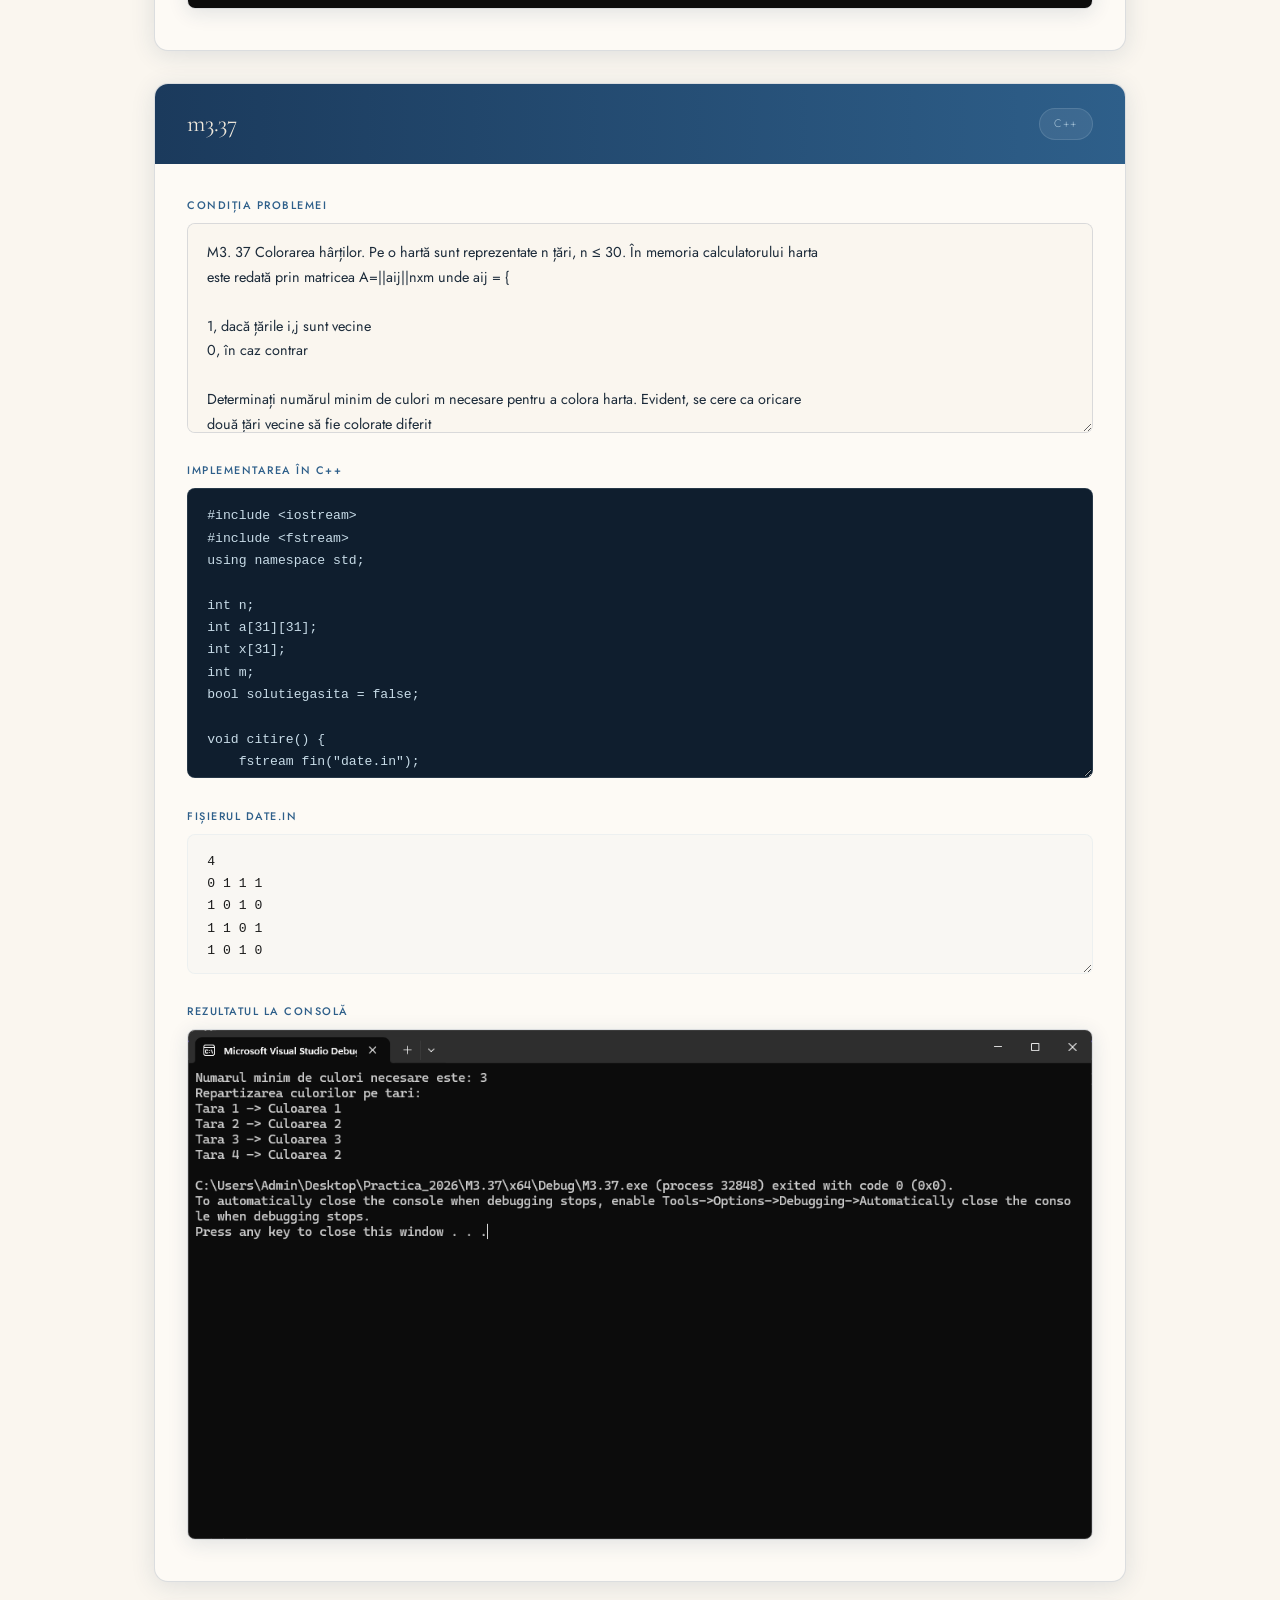
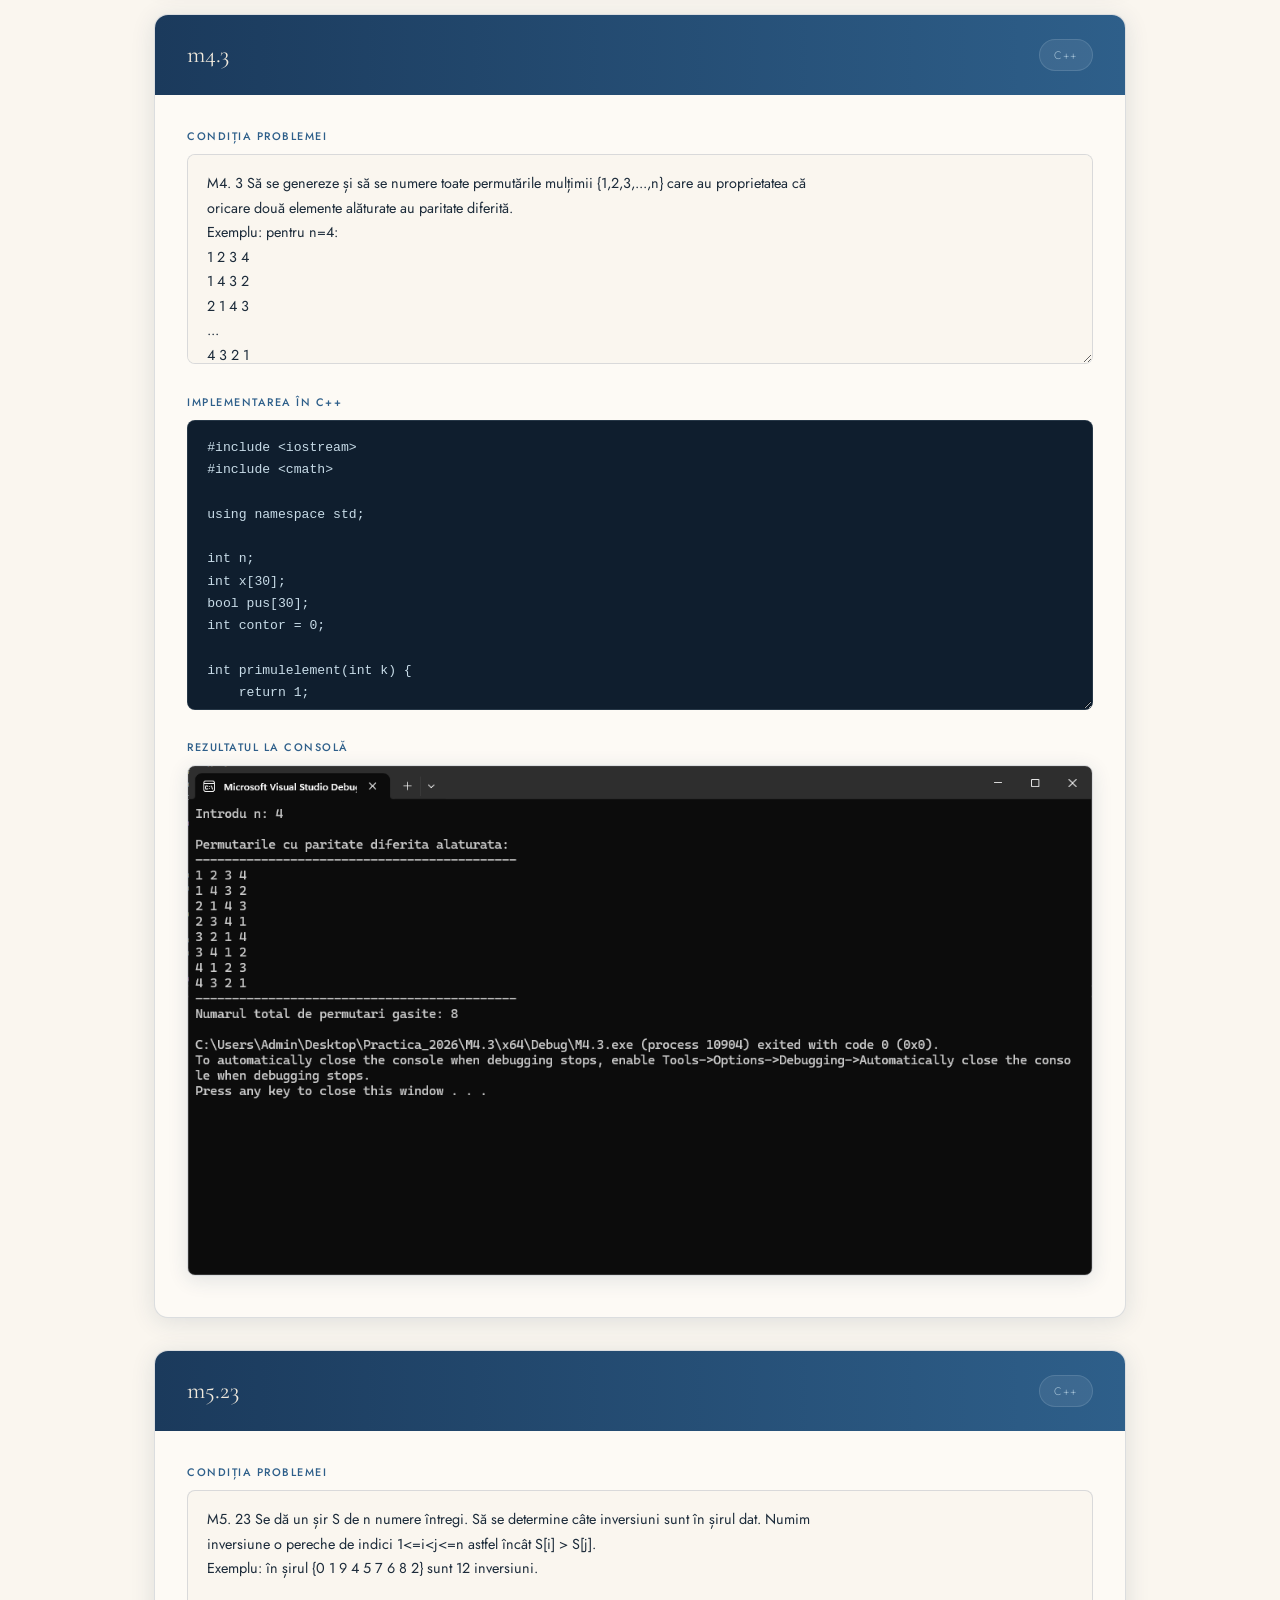
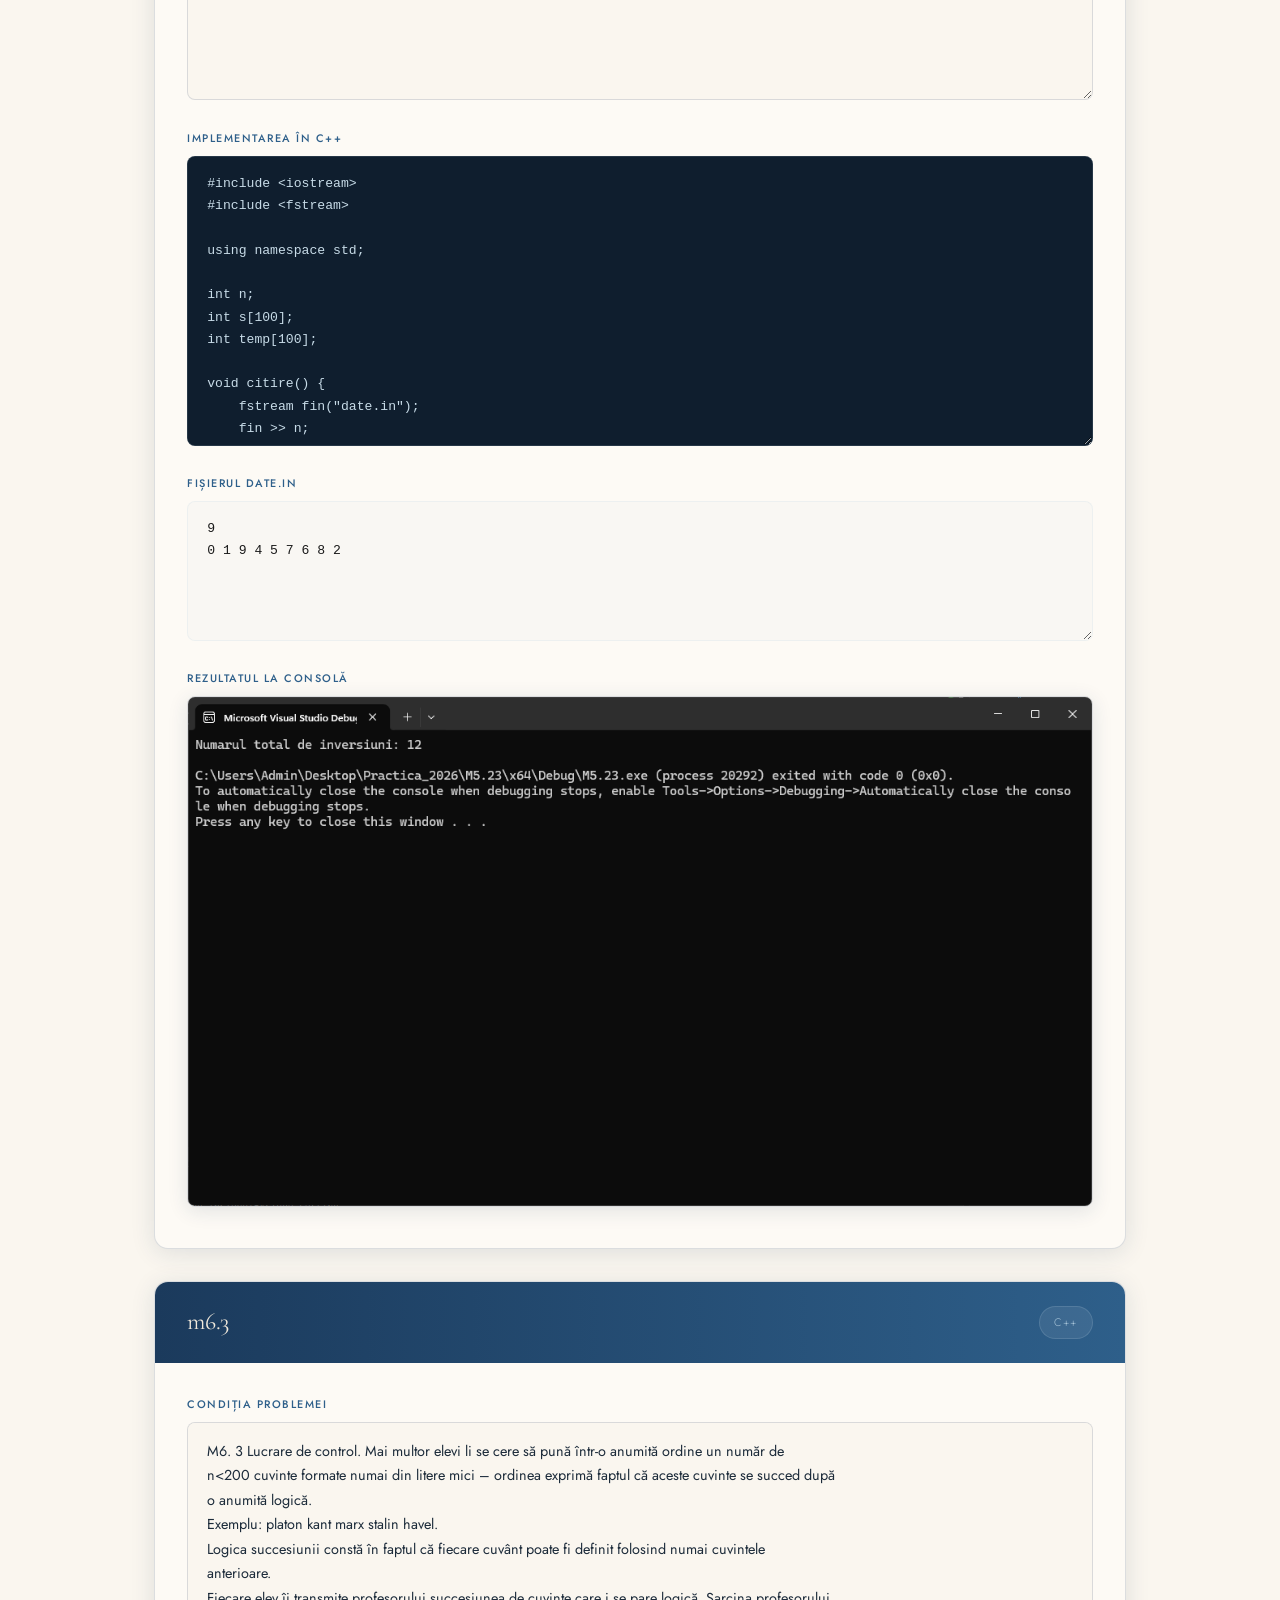
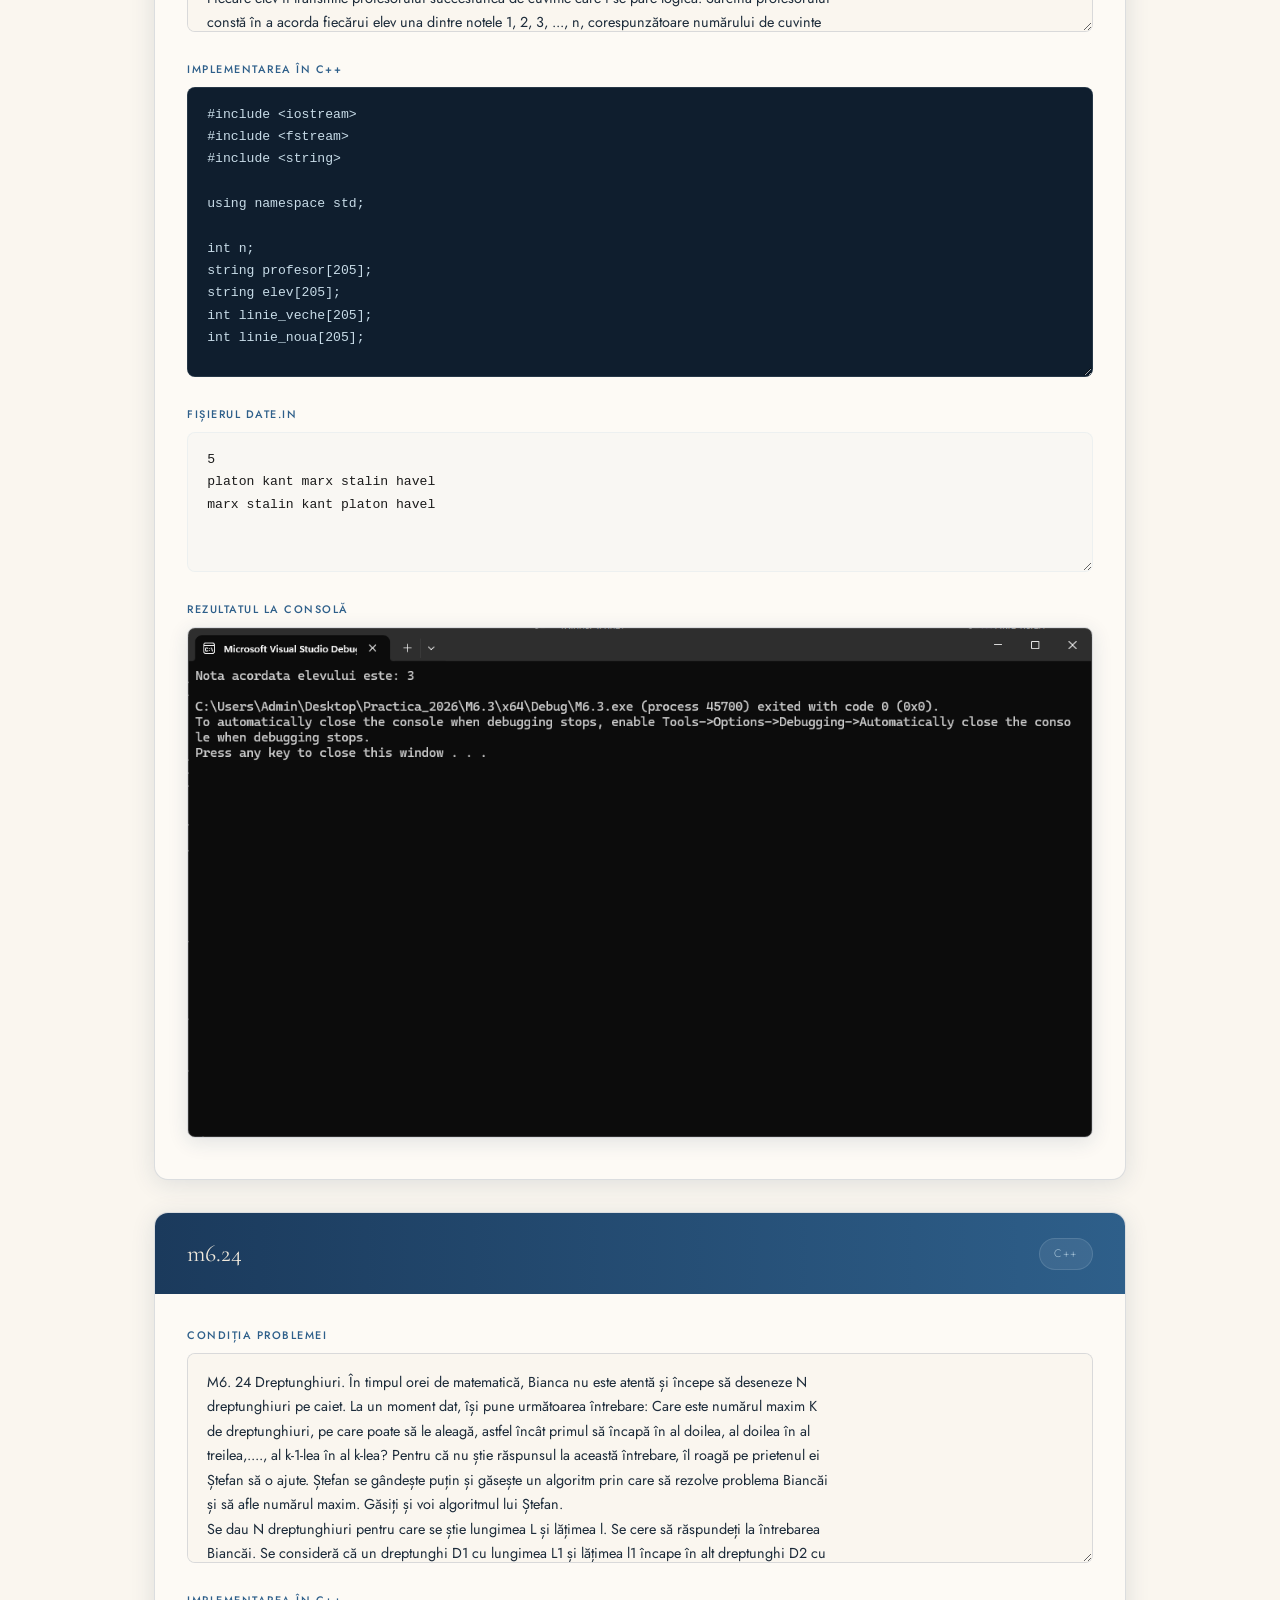
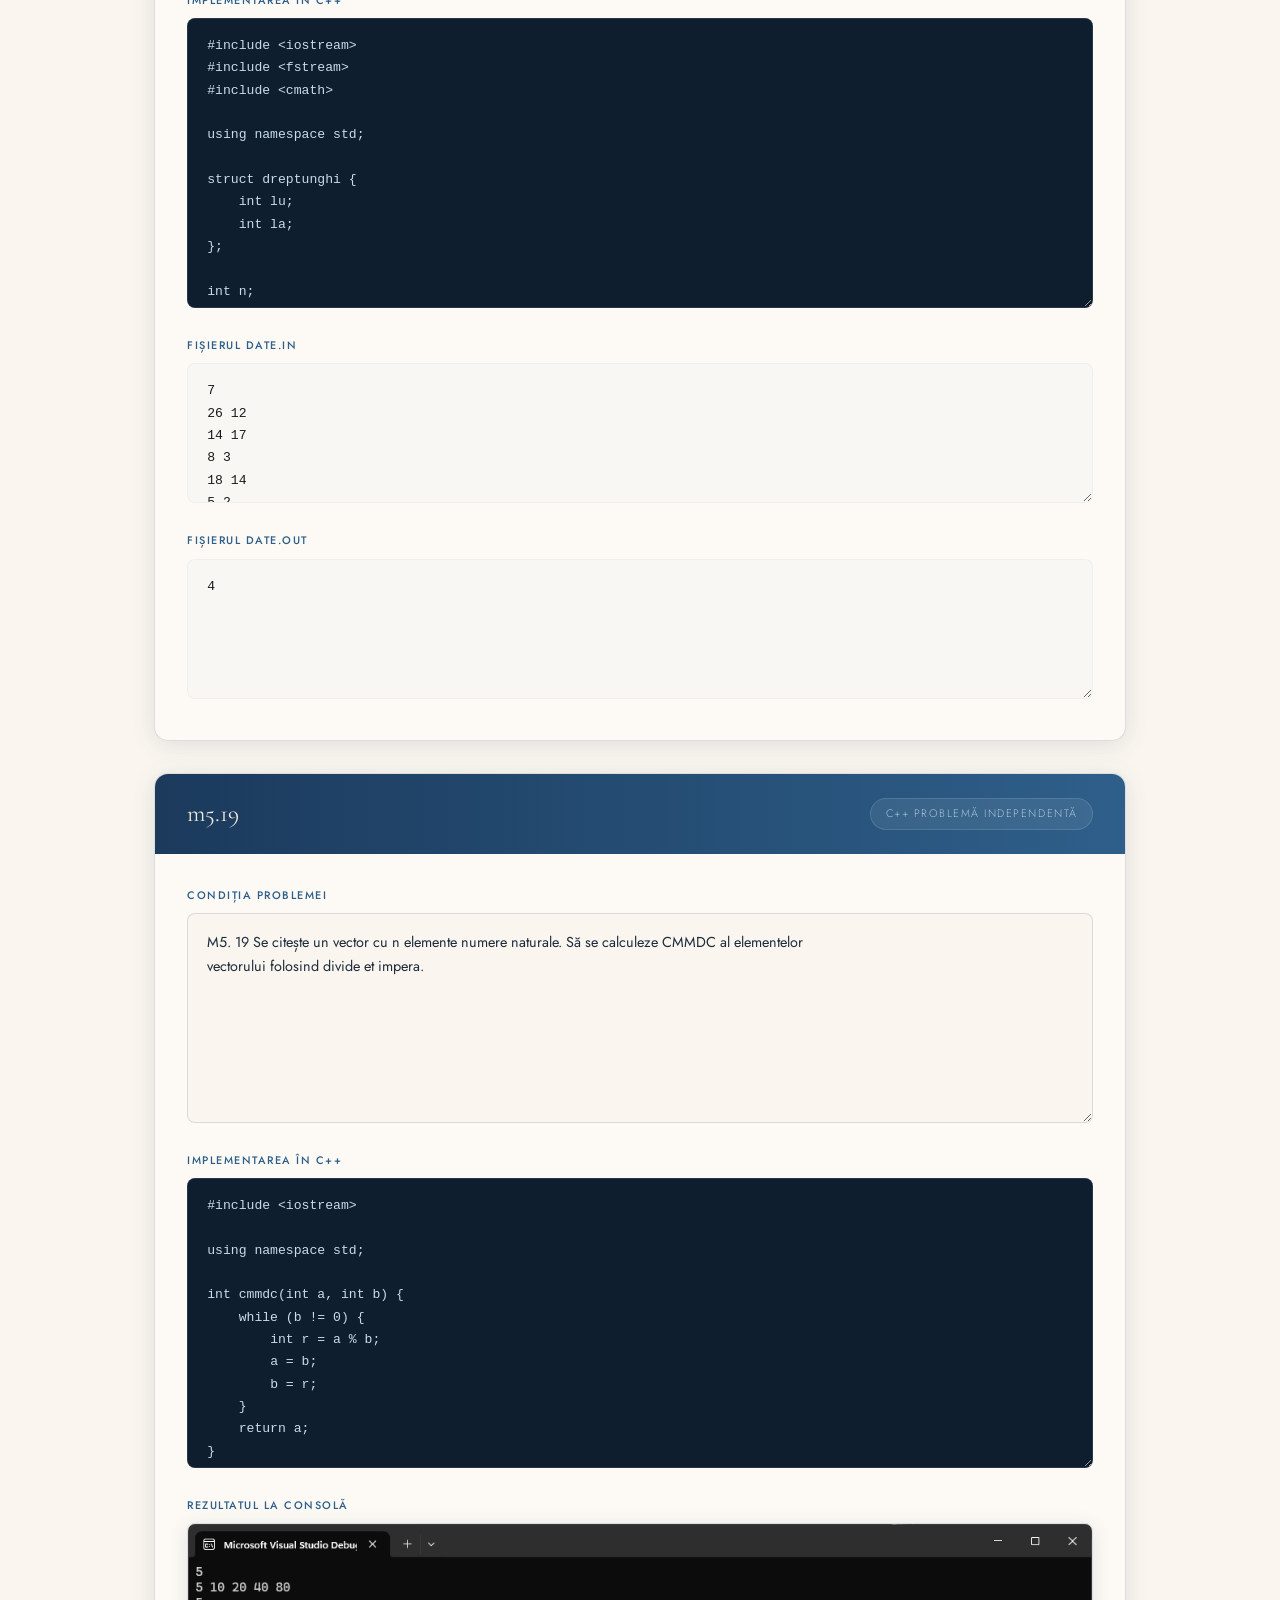
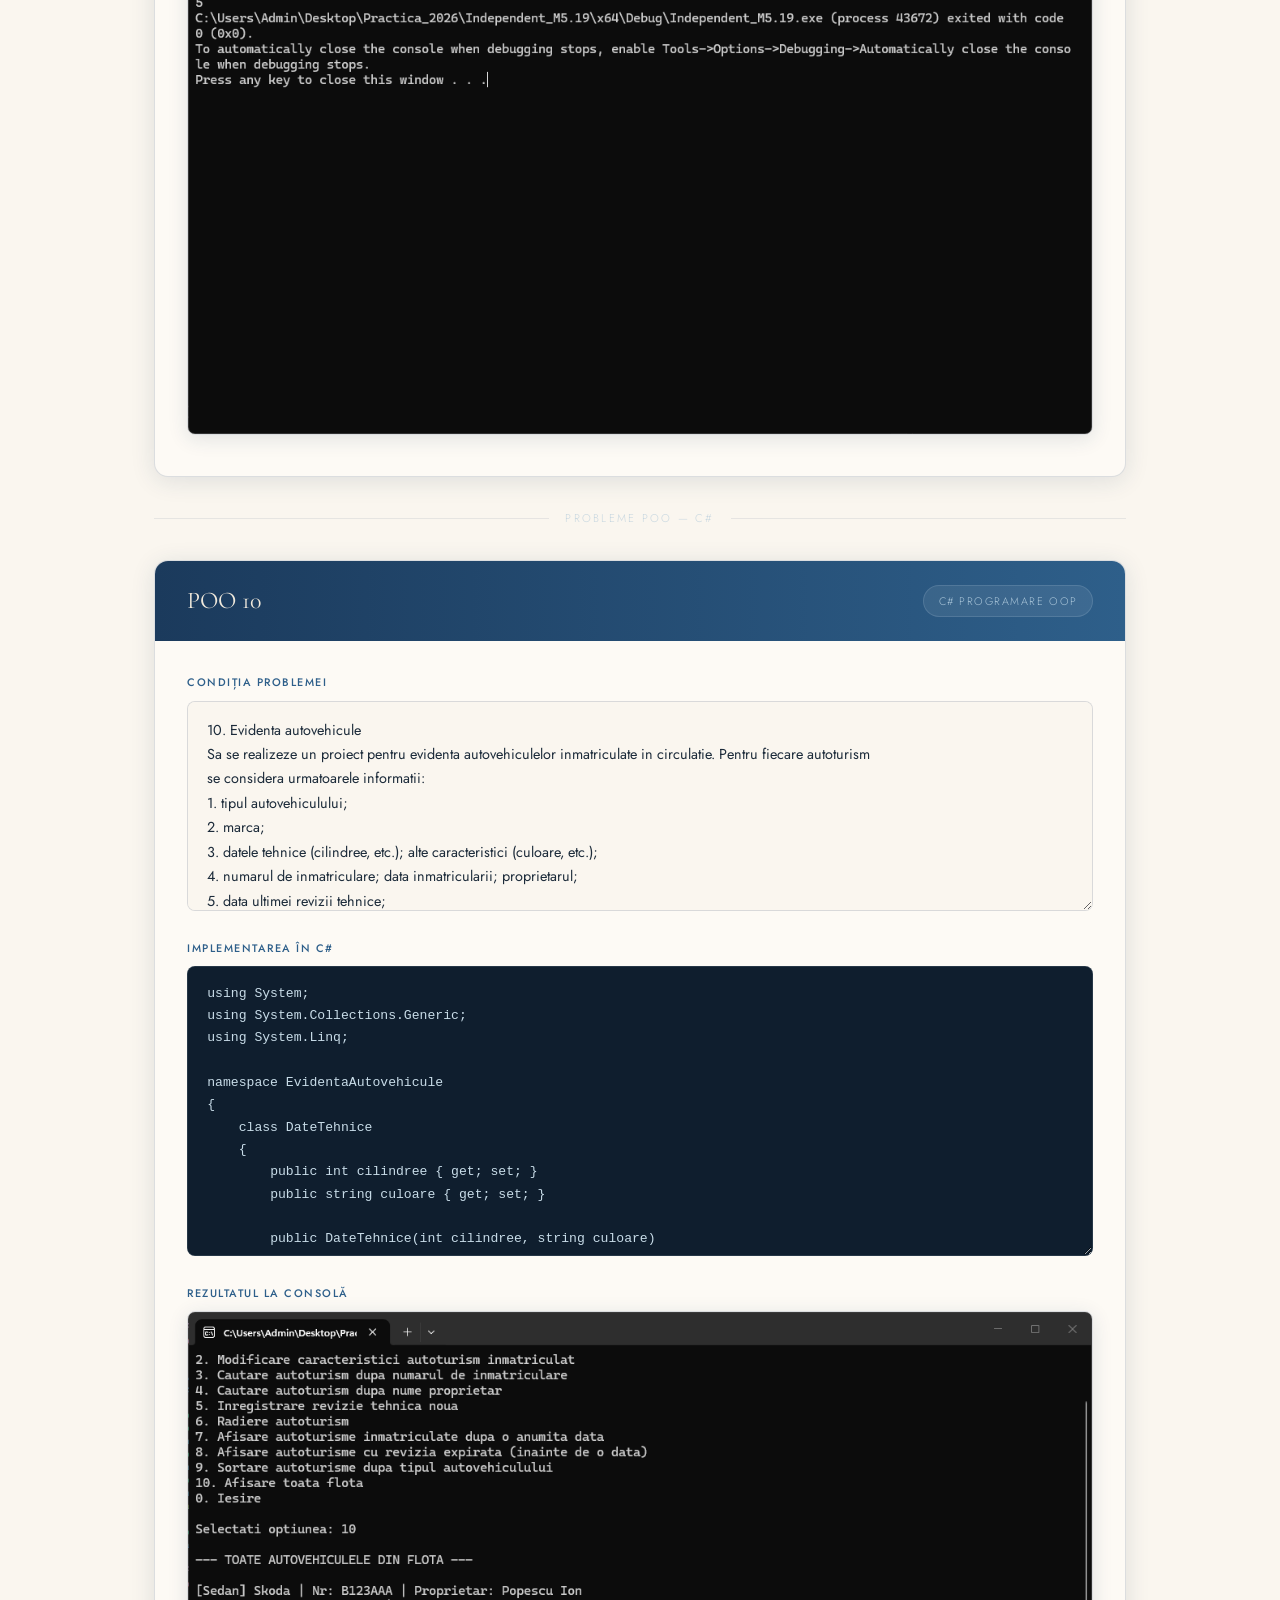
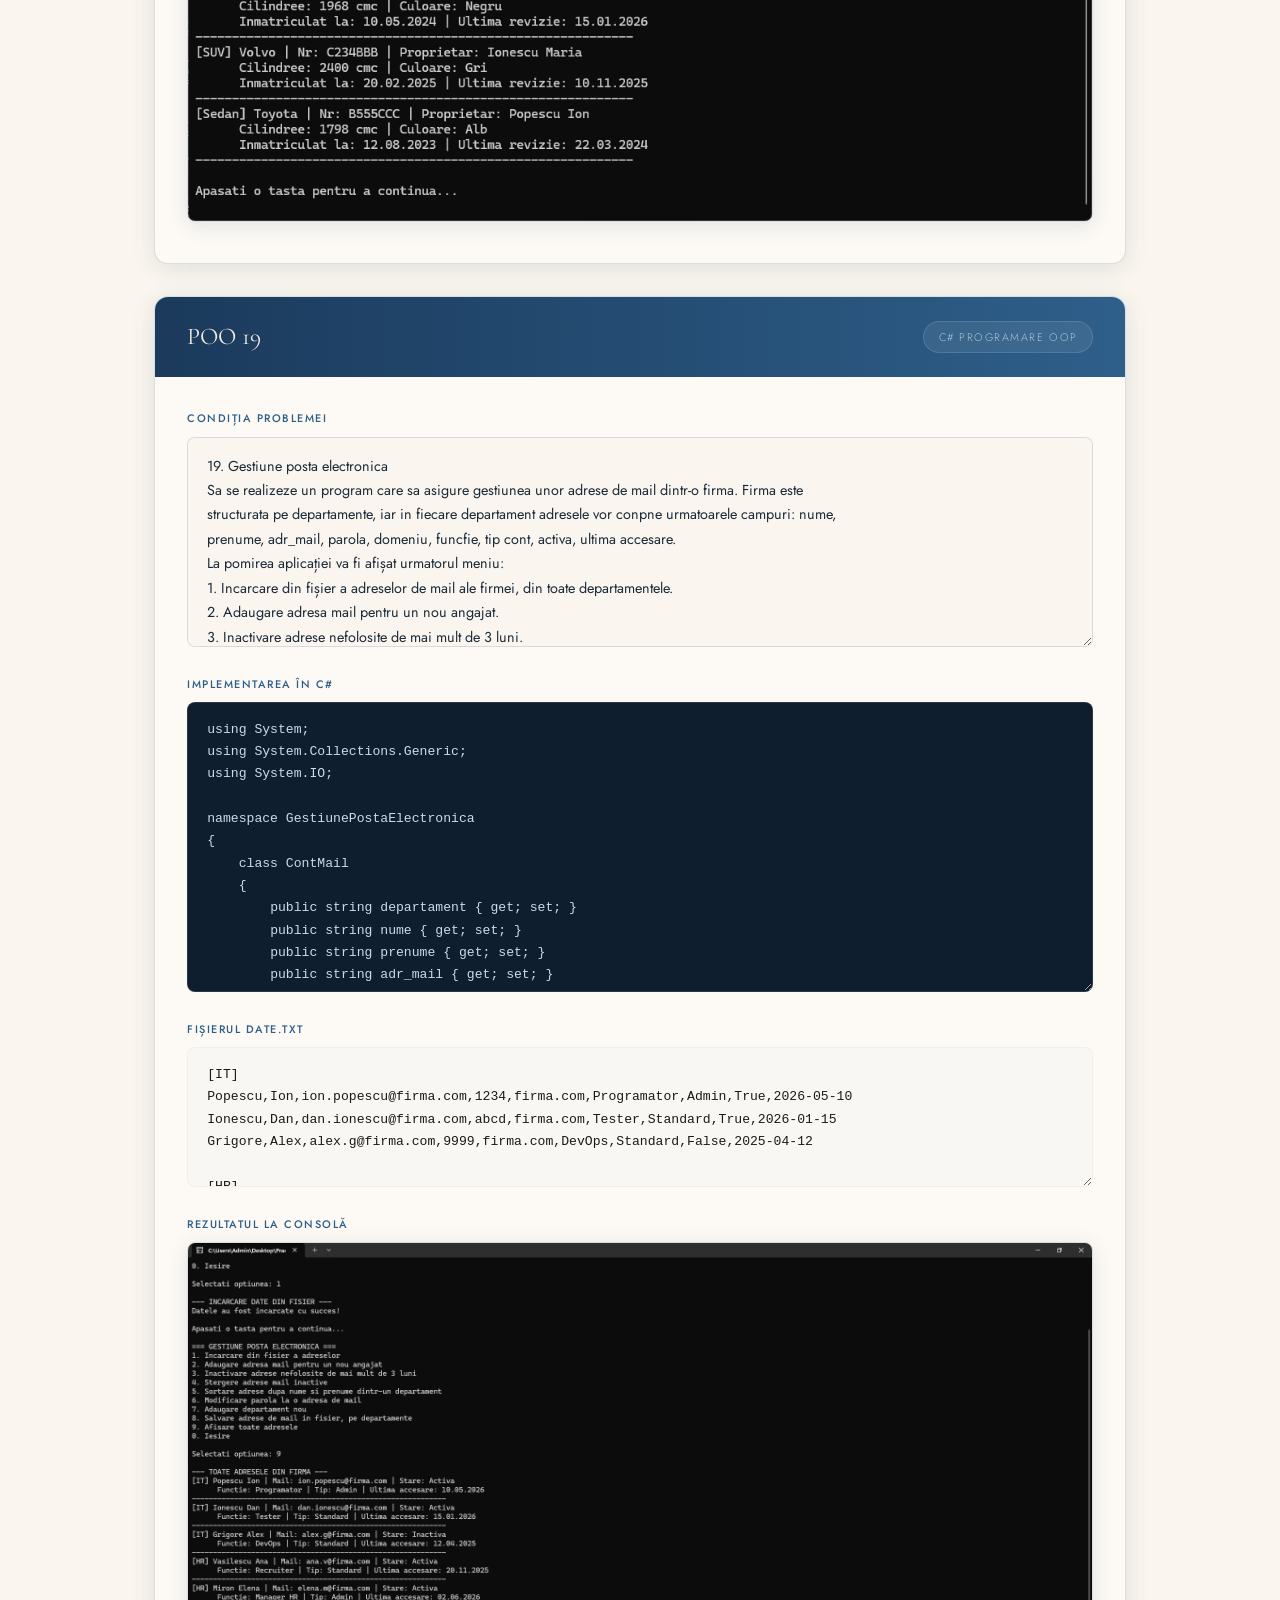
<file: probleme.html>
<!DOCTYPE html>
<html lang="ro">
<head>
    <meta charset="UTF-8">
    <meta name="viewport" content="width=device-width, initial-scale=1.0">
    <title>Rezolvarea Problemelor — Constantin Barbu</title>
    <link rel="stylesheet" href="style.css">
</head>
<body>

<nav>
    <a href="index.html" class="nav-logo">Constantin Barbu</a>
    <ul class="nav-linkuri">
        <li><a href="index.html">Profil</a></li>
        <li><a href="planificare.html">Planificare</a></li>
        <li><a href="polistatic.html">Polimorfism Static</a></li>
        <li><a href="probleme.html" class="activ">Probleme</a></li>
        <li><a href="experiente.html">Experiențe</a></li>
        <li><a href="declaratie.html">Declarație</a></li>
    </ul>
</nav>

<div class="antet-pagina">
    <p class="antet-eticheta">Capitol 3 · Rezolvarea Problemelor</p>
    <h1 class="antet-titlu">Probleme <em>rezolvate</em></h1>
    <p class="antet-subtitlu">Algoritmică C++ · Programare Orientată pe Obiecte C#</p>
</div>

<main class="continut-principal">

    <div class="ornament-separator">Probleme de algoritmică — C++</div>

    <div class="problema-bloc">
        <div class="problema-antet">
            <span class="problema-id">m1.6</span>
            <span class="problema-badge">C++</span>
        </div>
        <div class="problema-continut">
            <p class="eticheta-camp">Condiția problemei</p>
            <textarea class="camp-problema" readonly>M1. 6 Pe o suprafață plană sunt mai multe puncte, date prin coordonatele lor. Fișierul date.in, care pe
prima linie conține numărul de puncte din plan, iar pe următoarele linii sunt scrise coordonatele
punctelor. Elaborați un program prin intermediul căruia se va determina numărul maximal de triunghiuri
care pot fi formate din aceste puncte cu condiția că:
a) Triunghiurile formate nu se intersectează;
b) Triunghiurile formate sunt înscrise;
c) Triunghiurile formate au un vârf comun.</textarea>

            <p class="eticheta-camp">Implementarea în C++</p>
            <textarea class="camp-problema camp-cod" readonly>#include <iostream>
#include <cmath>
#include <fstream>

using namespace std;

struct puncte {
    int x;
    int y;
} p[30];

int maxtriunghiuri = 0;

void citire(int& n) {
    fstream fin("date.in");
    fin >> n;
    for (int i = 0; i < n; i++) {
        fin >> p[i].x >> p[i].y;
    }
    fin.close();
}

bool estetriunghi(puncte a, puncte b, puncte c) {
    int det = a.x * (b.y - c.y) + b.x * (c.y - a.y) + c.x * (a.y - b.y);
    if (det != 0) {
        return true;
    }
    return false;
}

bool cercuricircumscris(puncte a, puncte b, puncte c, double& cx, double& cy, double& razapatrat) {
    double d = 2 * (a.x * (b.y - c.y) + b.x * (c.y - a.y) + c.x * (a.y - b.y));
    if (d == 0) {
        return false;
    }

    cx = ((a.x * a.x + a.y * a.y) * (b.y - c.y) + (b.x * b.x + b.y * b.y) * (c.y - a.y) + (c.x * c.x + c.y * c.y) * (a.y - b.y)) / d;
    cy = ((a.x * a.x + a.y * a.y) * (c.x - b.x) + (b.x * b.x + b.y * b.y) * (a.x - c.x) + (c.x * c.x + c.y * c.y) * (b.x - a.x)) / d;
    razapatrat = (a.x - cx) * (a.x - cx) + (a.y - cy) * (a.y - cy);
    return true;
}

void trieresolutii(int n) {
    for (int vcomun = 0; vcomun < n; vcomun++) {
        int triunghiuricurente = 0;
        bool folosit[30];

        for (int k = 0; k < 30; k++) {
            folosit[k] = false;
        }
        folosit[vcomun] = true;

        for (int i = 0; i < n - 1; i++) {
            if (folosit[i] == true) {
                continue;
            }

            for (int j = i + 1; j < n; j++) {
                if (folosit[j] == true) {
                    continue;
                }

                if (estetriunghi(p[vcomun], p[i], p[j]) == true) {
                    double cx, cy, razapatrat;
                    cercuricircumscris(p[vcomun], p[i], p[j], cx, cy, razapatrat);

                    bool conditieinscris = true;
                    for (int k = 0; k < n; k++) {
                        if (k != vcomun && k != i && k != j) {
                            double distpatrat = (p[k].x - cx) * (p[k].x - cx) + (p[k].y - cy) * (p[k].y - cy);
                            if (distpatrat < razapatrat) {
                                conditieinscris = false;
                                break;
                            }
                        }
                    }

                    if (conditieinscris == true) {
                        folosit[i] = true;
                        folosit[j] = true;
                        triunghiuricurente++;
                        break;
                    }
                }
            }
        }

        if (triunghiuricurente > maxtriunghiuri) {
            maxtriunghiuri = triunghiuricurente;
        }
    }
}

void afisarerezultat() {
    cout << "Numarul maximal de triunghiuri: " << maxtriunghiuri << endl;
}

int main() {
    int n;
    citire(n);
    trieresolutii(n);
    afisarerezultat();
    return 0;
}</textarea>

            <p class="eticheta-camp">Fișierul date.in</p>
<textarea class="camp-problema camp-datein" readonly>
7
0 0
1 2
2 4
-1 3
4 1
2 -2
-3 -1
</textarea>
            <p class="eticheta-camp">Rezultatul la consolă</p>
            <img class="img-problema" src="imagini/m1.6.png" alt="Rezultatul la consolă">
        </div>
    </div>

    <div class="problema-bloc">
        <div class="problema-antet">
            <span class="problema-id">m2.3</span>
            <span class="problema-badge">C++</span>
        </div>
        <div class="problema-continut">
            <p class="eticheta-camp">Condiția problemei</p>
            <textarea class="camp-problema" readonly>M2. 3 Problema bancomatelor. Scrieți un program, care afișează modalitatea de plată, a unui
bancomat, folosind un număr minim de bancnote, a unei sume întregi S de lei (S<100000). Plata se
efectuează folosind bancnote cu valoarea 1, 5, 10, 50, 100, 200 și 500 de lei. Numărul de bancnote de
fiecare valoare se citește din fișierul text date.in, care conține 7 rânduri, în fiecare din care sunt
indicate numărul de bancnote respectiv de 1, 5, 10, 50, 100, 200 și 500 de lei. </textarea>

            <p class="eticheta-camp">Implementarea în C++</p>
            <textarea class="camp-problema camp-cod" readonly>#include <iostream>
#include <fstream>

using namespace std;

int valori[7] = { 500, 200, 100, 50, 10, 5, 1 };
int stoc[7];
int folosite[7];

void citirestoc() {
    fstream fin("date.in");
    for (int i = 0; i < 7; i++) {
        fin >> stoc[6 - i];
    }
    fin.close();
}

void calculeazagreedy(int suma) {
    for (int i = 0; i < 7; i++) {
        folosite[i] = 0;
    }

    for (int i = 0; i < 7; i++) {
        while (suma >= valori[i] && stoc[i] > 0) {
            suma = suma - valori[i];
            stoc[i]--;
            folosite[i]++;
        }
    }

    if (suma > 0) {
        cout << "Suma nu poate fi platita cu bancnotele disponibile!" << endl;
    }
    else {
        cout << "Bancnote eliberate:" << endl;
        for (int i = 0; i < 7; i++) {
            if (folosite[i] > 0) {
                cout << valori[i] << " lei: " << folosite[i] << " buc." << endl;
            }
        }
    }
}

int main() {
    int s;
    cout << "Introdu suma: ";
    cin >> s;

    citirestoc();
    calculeazagreedy(s);

    return 0;
}</textarea>

            <p class="eticheta-camp">Fișierul date.in</p>
<textarea class="camp-problema camp-datein" readonly>
10
5
3
2
10
4
5
</textarea>
            <p class="eticheta-camp">Rezultatul la consolă</p>
            <img class="img-problema" src="imagini/m2.3.png" alt="Rezultatul la consolă">
        </div>
    </div>

    <div class="problema-bloc">
        <div class="problema-antet">
            <span class="problema-id">m3.3</span>
            <span class="problema-badge">C++</span>
        </div>
        <div class="problema-continut">
            <p class="eticheta-camp">Condiția problemei</p>
            <textarea class="camp-problema" readonly>M3. 3 Avem la dispoziție 6 culori: alb, galben, roșu, verde, albastru și negru. Să se precizeze toate
drapelele tricolore care se pot proiecta, știind că trebuie respectate regulile:
a) Orice drapel are culoarea din mijloc galben sau verde;
b) Cele trei culori de pe drapel sunt distincte.</textarea>

            <p class="eticheta-camp">Implementarea în C++</p>
            <textarea class="camp-problema camp-cod" readonly>#include <iostream>
#include <string>

using namespace std;

string nume_culori[7] = { "", "alb", "galben", "rosu", "verde", "albastru", "negru" };
int x[4];
int n = 3;
int contor_drapele = 0;

int primulelement(int k) {
    return 1;
}

bool continuare(int k) {
    for (int i = 1; i < k; i++) {
        if (x[i] == x[k]) {
            return false;
        }
    }

    if (k == 2) {
        if (x[2] != 2 && x[2] != 4) {
            return false;
        }
    }

    return true;
}

bool existasuccesor(int k) {
    if (x[k] < 6) {
        return true;
    }
    return false;
}

int succesor(int k) {
    return x[k] + 1;
}

void prelucrareasolutiei() {
    contor_drapele++;
    cout << contor_drapele << ". " << nume_culori[x[1]] << " - " << nume_culori[x[2]] << " - " << nume_culori[x[3]] << endl;
}

void reluare(int k) {
    if (k <= n) {
        x[k] = primulelement(k);
        if (continuare(k) == true) {
            reluare(k + 1);
        }
        while (existasuccesor(k) == true) {
            x[k] = succesor(k);
            if (continuare(k) == true) {
                reluare(k + 1);
            }
        }
    }
    else {
        prelucrareasolutiei();
    }
}

int main() {
    cout << "Drapele tricolore gasite:" << endl;
    cout << "-------------------------" << endl;

    reluare(1);

    cout << "-------------------------" << endl;
    cout << "Total drapele: " << contor_drapele << endl;

    return 0;
}</textarea>

            <p class="eticheta-camp">Rezultatul la consolă</p>
            <img class="img-problema" src="imagini/m3.3.png" alt="Rezultatul la consolă">
        </div>
    </div>

    <div class="problema-bloc">
        <div class="problema-antet">
            <span class="problema-id">m3.37</span>
            <span class="problema-badge">C++</span>
        </div>
        <div class="problema-continut">
            <p class="eticheta-camp">Condiția problemei</p>
            <textarea class="camp-problema" readonly>M3. 37 Colorarea hârților. Pe o hartă sunt reprezentate n țări, n ≤ 30. În memoria calculatorului harta
este redată prin matricea A=||aij||nxm unde aij = {

1, dacă țările i,j sunt vecine
0, în caz contrar

Determinați numărul minim de culori m necesare pentru a colora harta. Evident, se cere ca oricare
două țări vecine să fie colorate diferit </textarea>

            <p class="eticheta-camp">Implementarea în C++</p>
            <textarea class="camp-problema camp-cod" readonly>#include <iostream>
#include <fstream>
using namespace std;

int n;
int a[31][31];
int x[31];
int m;
bool solutiegasita = false;

void citire() {
    fstream fin("date.in");
    fin >> n;
    for (int i = 1; i <= n; i++) {
        for (int j = 1; j <= n; j++) {
            fin >> a[i][j];
        }
    }
    fin.close();
}

int primulelement(int k) {
    return 1;
}

bool continuare(int k) {
    for (int i = 1; i < k; i++) {
        if (a[i][k] == 1 && x[i] == x[k]) {
            return false;
        }
    }
    return true;
}

bool existasuccesor(int k) {
    if (x[k] < m) {
        return true;
    }
    return false;
}

int succesor(int k) {
    return x[k] + 1;
}

void prelucrareasolutiei() {
    solutiegasita = true;
}

void reluare(int k) {
    if (solutiegasita == true) {
        return;
    }

    if (k <= n) {
        x[k] = primulelement(k);
        if (continuare(k) == true) {
            reluare(k + 1);
        }
        while (existasuccesor(k) == true && solutiegasita == false) {
            x[k] = succesor(k);
            if (continuare(k) == true) {
                reluare(k + 1);
            }
        }
    }
    else {
        prelucrareasolutiei();
    }
}

int main() {
    citire();

    solutiegasita = false;
    m = 1;

    while (m <= n && solutiegasita == false) {
        for (int i = 1; i <= n; i++) {
            x[i] = 0;
        }

        reluare(1);

        if (solutiegasita == false) {
            m++;
        }
    }

    cout << "Numarul minim de culori necesare este: " << m << endl;
    cout << "Repartizarea culorilor pe tari:" << endl;
    for (int i = 1; i <= n; i++) {
        cout << "Tara " << i << " -> Culoarea " << x[i] << endl;
    }

    return 0;
}</textarea>

            <p class="eticheta-camp">Fișierul date.in</p>
<textarea class="camp-problema camp-datein" readonly>
4
0 1 1 1
1 0 1 0
1 1 0 1
1 0 1 0
</textarea>
            <p class="eticheta-camp">Rezultatul la consolă</p>
            <img class="img-problema" src="imagini/m3.37.png" alt="Rezultatul la consolă">
        </div>
    </div>

    <div class="problema-bloc">
        <div class="problema-antet">
            <span class="problema-id">m4.3</span>
            <span class="problema-badge">C++</span>
        </div>
        <div class="problema-continut">
            <p class="eticheta-camp">Condiția problemei</p>
            <textarea class="camp-problema" readonly>M4. 3 Să se genereze și să se numere toate permutările mulțimii {1,2,3,...,n} care au proprietatea că
oricare două elemente alăturate au paritate diferită.
Exemplu: pentru n=4:
1 2 3 4
1 4 3 2
2 1 4 3
...
4 3 2 1</textarea>

            <p class="eticheta-camp">Implementarea în C++</p>
            <textarea class="camp-problema camp-cod" readonly>#include <iostream>
#include <cmath>

using namespace std;

int n;
int x[30];
bool pus[30];
int contor = 0;

int primulelement(int k) {
    return 1;
}

bool continuare(int k) {
    if (pus[x[k]] == true) {
        return false;
    }

    if (k > 1) {
        if (x[k] % 2 == x[k - 1] % 2) {
            return false;
        }
    }

    return true;
}

bool existasuccesor(int k) {
    if (x[k] < n) {
        return true;
    }
    return false;
}

int succesor(int k) {
    return x[k] + 1;
}

void prelucrareasolutiei() {
    contor++;
    for (int i = 1; i <= n; i++) {
        cout << x[i] << " ";
    }
    cout << endl;
}

void generare(int k) {
    if (k <= n) {
        x[k] = primulelement(k);
        if (continuare(k) == true) {
            pus[x[k]] = true;
            generare(k + 1);
            pus[x[k]] = false;
        }
        while (existasuccesor(k) == true) {
            x[k] = succesor(k);
            if (continuare(k) == true) {
                pus[x[k]] = true;
                generare(k + 1);
                pus[x[k]] = false;
            }
        }
    }
    else {
        prelucrareasolutiei();
    }
}

int main() {
    cout << "Introdu n: ";
    cin >> n;

    for (int i = 1; i <= n; i++) {
        pus[i] = false;
    }

    cout << "\nPermutarile cu paritate diferita alaturata:" << endl;
    cout << "--------------------------------------------" << endl;

    generare(1);

    cout << "--------------------------------------------" << endl;
    cout << "Numarul total de permutari gasite: " << contor << endl;

    return 0;
}</textarea>

            <p class="eticheta-camp">Rezultatul la consolă</p>
            <img class="img-problema" src="imagini/M4.3.png" alt="Rezultatul la consolă">
        </div>
    </div>

    <div class="problema-bloc">
        <div class="problema-antet">
            <span class="problema-id">m5.23</span>
            <span class="problema-badge">C++</span>
        </div>
        <div class="problema-continut">
            <p class="eticheta-camp">Condiția problemei</p>
            <textarea class="camp-problema" readonly>M5. 23 Se dă un șir S de n numere întregi. Să se determine câte inversiuni sunt în șirul dat. Numim
inversiune o pereche de indici 1<=i<j<=n astfel încât S[i] > S[j].
Exemplu: în șirul {0 1 9 4 5 7 6 8 2} sunt 12 inversiuni. </textarea>

            <p class="eticheta-camp">Implementarea în C++</p>
            <textarea class="camp-problema camp-cod" readonly>#include <iostream>
#include <fstream>

using namespace std;

int n;
int s[100];
int temp[100];

void citire() {
    fstream fin("date.in");
    fin >> n;
    for (int i = 1; i <= n; i++) {
        fin >> s[i];
    }
    fin.close();
}

bool solutiedirecta(int i, int j) {
    if (i >= j) {
        return true;
    }
    return false;
}

void prelucrare(int i, int j, long long& x) {
    x = 0;
}

void combina(int i, int m, int j, long long x1, long long x2, long long& x) {
    long long inversiuni_interclasare = 0;
    int stanga = i;
    int dreapta = m + 1;
    int k = i;

    while (stanga <= m && dreapta <= j) {
        if (s[stanga] <= s[dreapta]) {
            temp[k] = s[stanga];
            stanga++;
        }
        else {
            temp[k] = s[dreapta];
            inversiuni_interclasare = inversiuni_interclasare + (m - stanga + 1);
            dreapta++;
        }
        k++;
    }

    while (stanga <= m) {
        temp[k] = s[stanga];
        stanga++;
        k++;
    }

    while (dreapta <= j) {
        temp[k] = s[dreapta];
        dreapta++;
        k++;
    }

    for (int poz = i; poz <= j; poz++) {
        s[poz] = temp[poz];
    }

    x = x1 + x2 + inversiuni_interclasare;
}

void despartesistapineste(int i, int j, long long& x) {
    if (solutiedirecta(i, j) == true) {
        prelucrare(i, j, x);
    }
    else {
        int m = (j - i) / 2;
        long long x1 = 0;
        long long x2 = 0;

        despartesistapineste(i, i + m, x1);
        despartesistapineste(i + m + 1, j, x2);

        combina(i, i + m, j, x1, x2, x);
    }
}

int main() {
    citire();

    long long total_inversiuni = 0;
    despartesistapineste(1, n, total_inversiuni);

    cout << "Numarul total de inversiuni: " << total_inversiuni << endl;

    return 0;
}</textarea>

            <p class="eticheta-camp">Fișierul date.in</p>
<textarea class="camp-problema camp-datein" readonly>
9
0 1 9 4 5 7 6 8 2
</textarea>
            <p class="eticheta-camp">Rezultatul la consolă</p>
            <img class="img-problema" src="imagini/M5.23.png" alt="Rezultatul la consolă">
        </div>
    </div>

    <div class="problema-bloc">
        <div class="problema-antet">
            <span class="problema-id">m6.3</span>
            <span class="problema-badge">C++</span>
        </div>
        <div class="problema-continut">
            <p class="eticheta-camp">Condiția problemei</p>
            <textarea class="camp-problema" readonly>M6. 3 Lucrare de control. Mai multor elevi li se cere să pună într-o anumită ordine un număr de
n<200 cuvinte formate numai din litere mici – ordinea exprimă faptul că aceste cuvinte se succed după
o anumită logică.
Exemplu: platon kant marx stalin havel.
Logica succesiunii constă în faptul că fiecare cuvânt poate fi definit folosind numai cuvintele
anterioare.
Fiecare elev îi transmite profesorului succesiunea de cuvinte care i se pare logică. Sarcina profesorului
constă în a acorda fiecărui elev una dintre notele 1, 2, 3, ..., n, corespunzătoare numărului de cuvinte
așezate într-o succesiune corectă. Pentru exemplul 1 avem următoarele note:
marx stalin kant platon havel 3
havel marx stalin kant platon 2
havel stalin marx kant platon 1 </textarea>

            <p class="eticheta-camp">Implementarea în C++</p>
            <textarea class="camp-problema camp-cod" readonly>#include <iostream>
#include <fstream>
#include <string>

using namespace std;

int n;
string profesor[205];
string elev[205];
int linie_veche[205];
int linie_noua[205];

void citire_date() {
    fstream fin("date.in");
    fin >> n;
    for (int i = 1; i <= n; i++) {
        fin >> profesor[i];
    }
    for (int i = 1; i <= n; i++) {
        fin >> elev[i];
    }
    fin.close();
}

void calculeaza_dinamica() {
    for (int j = 0; j <= n; j++) {
        linie_veche[j] = 0;
        linie_noua[j] = 0;
    }

    for (int i = 1; i <= n; i++) {
        for (int j = 1; j <= n; j++) {
            if (profesor[i] == elev[j]) {
                linie_noua[j] = linie_veche[j - 1] + 1;
            }
            else {
                int max_vecin = linie_veche[j];
                if (linie_noua[j - 1] > max_vecin) {
                    max_vecin = linie_noua[j - 1];
                }
                linie_noua[j] = max_vecin;
            }
        }

        for (int j = 1; j <= n; j++) {
            linie_veche[j] = linie_noua[j];
        }
    }
}

void afiseaza_nota() {
    cout << "Nota acordata elevului este: " << linie_veche[n] << endl;
}

int main() {
    citire_date();
    calculeaza_dinamica();
    afiseaza_nota();
    return 0;
}</textarea>
<p class="eticheta-camp">Fișierul date.in</p>
<textarea class="camp-problema camp-datein" readonly>
5
platon kant marx stalin havel
marx stalin kant platon havel
</textarea>
            <p class="eticheta-camp">Rezultatul la consolă</p>
            <img class="img-problema" src="imagini/M6.3.png" alt="Rezultatul la consolă">
        </div>
    </div>

    <div class="problema-bloc">
        <div class="problema-antet">
            <span class="problema-id">m6.24</span>
            <span class="problema-badge">C++</span>
        </div>
        <div class="problema-continut">
            <p class="eticheta-camp">Condiția problemei</p>
            <textarea class="camp-problema" readonly>M6. 24 Dreptunghiuri. În timpul orei de matematică, Bianca nu este atentă și începe să deseneze N
dreptunghiuri pe caiet. La un moment dat, își pune următoarea întrebare: Care este numărul maxim K
de dreptunghiuri, pe care poate să le aleagă, astfel încât primul să încapă în al doilea, al doilea în al
treilea,...., al k-1-lea în al k-lea? Pentru că nu știe răspunsul la această întrebare, îl roagă pe prietenul ei
Ștefan să o ajute. Ștefan se gândește puțin și găsește un algoritm prin care să rezolve problema Biancăi
și să afle numărul maxim. Găsiți și voi algoritmul lui Ștefan.
Se dau N dreptunghiuri pentru care se știe lungimea L și lățimea l. Se cere să răspundeți la întrebarea
Biancăi. Se consideră că un dreptunghi D1 cu lungimea L1 și lățimea l1 încape în alt dreptunghi D2 cu
L2 și l2 dacă L1<L2 și l1<l2.
Date de intrare: Fișierul de intrare date.in conține pe prima linie numărul N de dreptunghiuri.
Următoarele N linii conțin 2 numere întregi ce reprezintă lungimea L și lățimea l fiecărui dreptunghi.
Date de ieșire: În fișierul de ieșire date.out se va afișa pe primul rând numărul maxim K de
dreptunghiuri ce pot fi alese astfel încât primul să intre în al doilea, al doilea în al treilea,...., al k-1-lea
în al k-lea.
Exemplu:
date.in
7
26 12
14 17
8 3
18 14
5 2
20 17
16 2
date.out
4 </textarea>

            <p class="eticheta-camp">Implementarea în C++</p>
            <textarea class="camp-problema camp-cod" readonly>#include <iostream>
#include <fstream>
#include <cmath>

using namespace std;

struct dreptunghi {
    int lu;
    int la;
};

int n;
dreptunghi d[205];
int dinamica[205];

void citiredatain() {
    fstream fin("date.in");
    if (!fin.is_open()) {
        cout << "Fisierul date.in nu s-a putut deschide";
        exit(1);
    }
    fin >> n;
    for (int i = 0; i < n; i++) {
        fin >> d[i].lu >> d[i].la;
    }
    fin.close();
}

void sorteazadreptunghiuri() {
    for (int i = 0; i < n - 1; i++) {
        for (int j = i + 1; j < n; j++) {
            if (d[i].lu > d[j].lu || (d[i].lu == d[j].lu && d[i].la < d[j].la)) {
                dreptunghi temp = d[i];
                d[i] = d[j];
                d[j] = temp;
            }
        }
    }
}

int calculeazadinamica() {
    for (int i = 0; i < n; i++) {
        dinamica[i] = 1;
    }

    int k_maxim = 1;

    for (int i = 1; i < n; i++) {
        for (int j = 0; j < i; j++) {
            if (d[j].lu < d[i].lu && d[j].la < d[i].la) {
                if (dinamica[j] + 1 > dinamica[i]) {
                    dinamica[i] = dinamica[j] + 1;
                }
            }
        }
        if (dinamica[i] > k_maxim) {
            k_maxim = dinamica[i];
        }
    }

    return k_maxim;
}

void scrieredateout(int rezultat) {
    fstream fout("date.out", ios::out);
    fout << rezultat;
    fout.close();
}

int main() {
    citiredatain();
    sorteazadreptunghiuri();

    int k = calculeazadinamica();

    scrieredateout(k);

    return 0;
}</textarea>

            <p class="eticheta-camp">Fișierul date.in</p>
<textarea class="camp-problema camp-datein" readonly>
7
26 12
14 17
8 3
18 14
5 2
20 17
16 2
</textarea>
           <p class="eticheta-camp">Fișierul date.out</p>
<textarea class="camp-problema camp-datein" readonly>
4
</textarea> 
        </div>
    </div>
    <div class="problema-bloc">
        <div class="problema-antet">
            <span class="problema-id">m5.19</span>
            <span class="problema-badge">C++ Problemă independentă</span>
        </div>
        <div class="problema-continut">
            <p class="eticheta-camp">Condiția problemei</p>
            <textarea class="camp-problema" readonly>M5. 19 Se citește un vector cu n elemente numere naturale. Să se calculeze CMMDC al elementelor
vectorului folosind divide et impera.</textarea>

            <p class="eticheta-camp">Implementarea în C++</p>
            <textarea class="camp-problema camp-cod" readonly>#include <iostream>

using namespace std;

int cmmdc(int a, int b) {
    while (b != 0) {
        int r = a % b;
        a = b;
        b = r;
    }
    return a;
}

int cmmdc_div_et_imp(int v[], int st, int dr) {
    if (st == dr) {
        return v[st];
    }

    int mij = (st + dr) / 2;

    int cmmdc_st = cmmdc_div_et_imp(v, st, mij);
    int cmmdc_dr = cmmdc_div_et_imp(v, mij + 1, dr);

    return cmmdc(cmmdc_st, cmmdc_dr);
}

int main() {
    int n;
    cin >> n;

    int v[100];
    for (int i = 0; i < n; i++) {
        cin >> v[i];
    }

    int rezultat = cmmdc_div_et_imp(v, 0, n - 1);
    cout << rezultat;

    return 0;
}</textarea>
            <p class="eticheta-camp">Rezultatul la consolă</p>
            <img class="img-problema" src="imagini/Independent_m5.19.png" alt="Rezultatul la consolă">
        </div>
    </div>

    <div class="ornament-separator">Probleme POO — C#</div>

    <div class="problema-bloc">
        <div class="problema-antet">
            <span class="problema-id">POO 10</span>
            <span class="problema-badge">C# Programare OOP</span>
        </div>
        <div class="problema-continut">
            <p class="eticheta-camp">Condiția problemei</p>
            <textarea class="camp-problema" readonly>10. Evidenta autovehicule
Sa se realizeze un proiect pentru evidenta autovehiculelor inmatriculate in circulatie. Pentru fiecare autoturism
se considera urmatoarele informatii:
1. tipul autovehiculului;
2. marca;
3. datele tehnice (cilindree, etc.); alte caracteristici (culoare, etc.);
4. numarul de inmatriculare; data inmatricularii; proprietarul;
5. data ultimei revizii tehnice;
Operatii cerute:
1. actualizare autoturisme;
2. inmatricularea unui nou autoturism;
3. modificare caracteristici autoturism inmatriculat;
4. cautare autoturism dupa numarul de inmatriculare;
5. cautare autoturism dupa nume proprietar;
6. revizie autoturism; radiere autoturism;
7. afisarea autoturismelor inmatriculate dupa o anumita data;
8. afisarea autoturismelor a caror ultima revizie este inainte de o anumita data
9. introdusa de la tastatura;
10. sortarea autoturismelor dupa tipul autovehiculului;
11. alocarea unui numar de inmatriculare astfel incat sa nu avem doua autoturisme cu numere identice; </textarea>

            <p class="eticheta-camp">Implementarea în C#</p>
            <textarea class="camp-problema camp-cod" readonly>using System;
using System.Collections.Generic;
using System.Linq;

namespace EvidentaAutovehicule
{
    class DateTehnice
    {
        public int cilindree { get; set; }
        public string culoare { get; set; }

        public DateTehnice(int cilindree, string culoare)
        {
            this.cilindree = cilindree;
            this.culoare = culoare;
        }
    }

    class DetaliiInmatriculare
    {
        public string numar { get; set; }
        public DateTime data { get; set; }
        public string proprietar { get; set; }

        public DetaliiInmatriculare(string numar, DateTime data, string proprietar)
        {
            this.numar = numar;
            this.data = data;
            this.proprietar = proprietar;
        }
    }

    class Autoturism
    {
        public string tip { get; set; }
        public string marca { get; set; }
        public DateTehnice tehnice { get; set; }
        public DetaliiInmatriculare inmatriculare { get; set; }
        public DateTime data_ultima_revizie { get; set; }

        public Autoturism(string tip, string marca, int cilindree, string culoare, string numar, DateTime data_inmat, string proprietar, DateTime data_rev)
        {
            this.tip = tip;
            this.marca = marca;
            this.tehnice = new DateTehnice(cilindree, culoare);
            this.inmatriculare = new DetaliiInmatriculare(numar, data_inmat, proprietar);
            this.data_ultima_revizie = data_rev;
        }

        public void afisare()
        {
            Console.WriteLine($"[{tip}] {marca} | Nr: {inmatriculare.numar} | Proprietar: {inmatriculare.proprietar}");
            Console.WriteLine($"      Cilindree: {tehnice.cilindree} cmc | Culoare: {tehnice.culoare}");
            Console.WriteLine($"      Inmatriculat la: {inmatriculare.data.ToShortDateString()} | Ultima revizie: {data_ultima_revizie.ToShortDateString()}");
            Console.WriteLine(new string('-', 60));
        }
    }

    internal class Program
    {
        static List<Autoturism> flota = new List<Autoturism>();

        static void Main(string[] args)
        {
            flota.Add(new Autoturism("Sedan", "Skoda", 1968, "Negru", "B123AAA", new DateTime(2024, 5, 10), "Popescu Ion", new DateTime(2026, 1, 15)));
            flota.Add(new Autoturism("SUV", "Volvo", 2400, "Gri", "C234BBB", new DateTime(2025, 2, 20), "Ionescu Maria", new DateTime(2025, 11, 10)));
            flota.Add(new Autoturism("Sedan", "Toyota", 1798, "Alb", "B555CCC", new DateTime(2023, 8, 12), "Popescu Ion", new DateTime(2024, 3, 22)));

            bool rulare = true;
            while (rulare)
            {
                Console.WriteLine("\n=== EVIDENTA AUTOVEHICULE ===");
                Console.WriteLine("1. Inmatriculare autoturism nou");
                Console.WriteLine("2. Modificare caracteristici autoturism inmatriculat");
                Console.WriteLine("3. Cautare autoturism dupa numarul de inmatriculare");
                Console.WriteLine("4. Cautare autoturism dupa nume proprietar");
                Console.WriteLine("5. Inregistrare revizie tehnica noua");
                Console.WriteLine("6. Radiere autoturism");
                Console.WriteLine("7. Afisare autoturisme inmatriculate dupa o anumita data");
                Console.WriteLine("8. Afisare autoturisme cu revizia expirata (inainte de o data)");
                Console.WriteLine("9. Sortare autoturisme dupa tipul autovehiculului");
                Console.WriteLine("10. Afisare toata flota");
                Console.WriteLine("0. Iesire");
                Console.Write("\nSelectati optiunea: ");

                string optiune = Console.ReadLine();

                switch (optiune)
                {
                    case "1":
                        inmatriculare_noua();
                        break;
                    case "2":
                        modificare_caracteristici();
                        break;
                    case "3":
                        cautare_dupa_numar();
                        break;
                    case "4":
                        cautare_dupa_proprietar();
                        break;
                    case "5":
                        efectuare_revizie();
                        break;
                    case "6":
                        radiere_autoturism();
                        break;
                    case "7":
                        afisare_dupa_data_inmatricularii();
                        break;
                    case "8":
                        afisare_revizii_vechi();
                        break;
                    case "9":
                        sortare_dupa_tip();
                        break;
                    case "10":
                        afisare_toate();
                        break;
                    case "0":
                        rulare = false;
                        continue;
                    default:
                        Console.WriteLine("Optiune invalida!");
                        break;
                }

                Console.WriteLine("\nApasati o tasta pentru a continua...");
                Console.ReadKey();
            }
        }

        static void inmatriculare_noua()
        {
            Console.WriteLine("\n--- INMATRICULARE AUTOTURISM NOU ---");
            Console.Write("Numar inmatriculare dorit: ");
            string nr = Console.ReadLine().Trim().ToUpper();

            if (flota.Any(a => a.inmatriculare.numar == nr))
            {
                Console.WriteLine("Eroare: Acest numar de inmatriculare este deja atribuit altui vehicul!");
                return;
            }

            Console.Write("Tip autovehicul: ");
            string tip = Console.ReadLine();
            Console.Write("Marca: ");
            string marca = Console.ReadLine();
            Console.Write("Cilindree (cmc): ");
            int cil = int.Parse(Console.ReadLine());
            Console.Write("Culoare: ");
            string culoare = Console.ReadLine();
            Console.Write("Nume proprietar: ");
            string prop = Console.ReadLine();

            Console.Write("An inmatriculare: ");
            int an_in = int.Parse(Console.ReadLine());
            Console.Write("Luna inmatriculare: ");
            int luna_in = int.Parse(Console.ReadLine());
            Console.Write("Zi inmatriculare: ");
            int zi_in = int.Parse(Console.ReadLine());
            DateTime data_inmat = new DateTime(an_in, luna_in, zi_in);

            Console.Write("An ultima revizie: ");
            int an_rev = int.Parse(Console.ReadLine());
            Console.Write("Luna ultima revizie: ");
            int luna_rev = int.Parse(Console.ReadLine());
            Console.Write("Zi ultima revizie: ");
            int zi_rev = int.Parse(Console.ReadLine());
            DateTime data_rev = new DateTime(an_rev, luna_rev, zi_rev);

            Autoturism nou = new Autoturism(tip, marca, cil, culoare, nr, data_inmat, prop, data_rev);
            flota.Add(nou);
            Console.WriteLine("\nVehicul inmatriculat cu succes!");
        }

        static void modificare_caracteristici()
        {
            Console.WriteLine("\n--- MODIFICARE CARACTERISTICI ---");
            Console.Write("Introduceti numarul de inmatriculare al masinii: ");
            string nr = Console.ReadLine().Trim().ToUpper();

            Autoturism auto = flota.FirstOrDefault(a => a.inmatriculare.numar == nr);
            if (auto == null)
            {
                Console.WriteLine("Autoturismul nu a fost gasit.");
                return;
            }

            Console.WriteLine("Lasati campul gol daca nu doriti sa modificati valoarea curenta.");

            Console.Write($"Tip nou ({auto.tip}): ");
            string tip_nou = Console.ReadLine();
            if (!string.IsNullOrEmpty(tip_nou)) auto.tip = tip_nou;

            Console.Write($"Culoare noua ({auto.tehnice.culoare}): ");
            string culoare_noua = Console.ReadLine();
            if (!string.IsNullOrEmpty(culoare_noua)) auto.tehnice.culoare = culoare_noua;

            Console.Write($"Proprietar nou ({auto.inmatriculare.proprietar}): ");
            string prop_nou = Console.ReadLine();
            if (!string.IsNullOrEmpty(prop_nou)) auto.inmatriculare.proprietar = prop_nou;

            Console.WriteLine("Caracteristici actualizate!");
        }

        static void cautare_dupa_numar()
        {
            Console.WriteLine("\n--- CAUTARE DUPA NUMAR ---");
            Console.Write("Numar inmatriculare: ");
            string nr = Console.ReadLine().Trim().ToUpper();

            Autoturism auto = flota.FirstOrDefault(a => a.inmatriculare.numar == nr);
            if (auto != null)
            {
                auto.afisare();
            }
            else
            {
                Console.WriteLine("Nu exista niciun autoturism cu acest numar.");
            }
        }

        static void cautare_dupa_proprietar()
        {
            Console.WriteLine("\n--- CAUTARE DUPA PROPRIETAR ---");
            Console.Write("Nume proprietar: ");
            string nume = Console.ReadLine().Trim();

            var rezultate = flota.Where(a => a.inmatriculare.proprietar.Equals(nume, StringComparison.OrdinalIgnoreCase)).ToList();
            if (rezultate.Count > 0)
            {
                foreach (var auto in rezultate) auto.afisare();
            }
            else
            {
                Console.WriteLine("Nu s-au gasit masini pentru acest proprietar.");
            }
        }

        static void efectuare_revizie()
        {
            Console.WriteLine("\n--- REVIZIE TEHNICA ---");
            Console.Write("Numar inmatriculare: ");
            string nr = Console.ReadLine().Trim().ToUpper();

            Autoturism auto = flota.FirstOrDefault(a => a.inmatriculare.numar == nr);
            if (auto == null)
            {
                Console.WriteLine("Autoturismul nu exista.");
                return;
            }

            Console.Write("An revizie noua: ");
            int an = int.Parse(Console.ReadLine());
            Console.Write("Luna revizie noua: ");
            int luna = int.Parse(Console.ReadLine());
            Console.Write("Zi revizie noua: ");
            int zi = int.Parse(Console.ReadLine());

            auto.data_ultima_revizie = new DateTime(an, luna, zi);
            Console.WriteLine("Data reviziei a fost actualizata!");
        }

        static void radiere_autoturism()
        {
            Console.WriteLine("\n--- RADIERE VEHICUL ---");
            Console.Write("Numar inmatriculare pentru radiere: ");
            string nr = Console.ReadLine().Trim().ToUpper();

            Autoturism auto = flota.FirstOrDefault(a => a.inmatriculare.numar == nr);
            if (auto != null)
            {
                flota.Remove(auto);
                Console.WriteLine("Autoturismul a fost radiat din circulatie.");
            }
            else
            {
                Console.WriteLine("Masina nu a fost gasita.");
            }
        }

        static void afisare_dupa_data_inmatricularii()
        {
            Console.WriteLine("\n--- FILTRARE DUPA DATA INMATRICULARII ---");
            Console.Write("An limita: ");
            int an = int.Parse(Console.ReadLine());
            Console.Write("Luna limita: ");
            int luna = int.Parse(Console.ReadLine());
            Console.Write("Zi limita: ");
            int zi = int.Parse(Console.ReadLine());
            DateTime limita = new DateTime(an, luna, zi);

            Console.WriteLine($"\nAutoturisme inmatriculate dupa {limita.ToShortDateString()}:\n");
            var filtrate = flota.Where(a => a.inmatriculare.data > limita).ToList();

            if (filtrate.Count == 0) Console.WriteLine("Niciun rezultat.");
            foreach (var auto in filtrate) auto.afisare();
        }

        static void afisare_revizii_vechi()
        {
            Console.WriteLine("\n--- FILTRARE DUPA DATA REVIZIEI ---");
            Console.Write("An referinta: ");
            int an = int.Parse(Console.ReadLine());
            Console.Write("Luna referinta: ");
            int luna = int.Parse(Console.ReadLine());
            Console.Write("Zi referinta: ");
            int zi = int.Parse(Console.ReadLine());
            DateTime limita = new DateTime(an, luna, zi);

            Console.WriteLine($"\nVehicule cu ultima revizie inainte de {limita.ToShortDateString()}:\n");
            var filtrate = flota.Where(a => a.data_ultima_revizie < limita).ToList();

            if (filtrate.Count == 0) Console.WriteLine("Niciun rezultat.");
            foreach (var auto in filtrate) auto.afisare();
        }

        static void sortare_dupa_tip()
        {
            flota = flota.OrderBy(a => a.tip).ToList();
            Console.WriteLine("\nFlota a fost sortata alfabetic dupa tipul vehiculului!");
            afisare_toate();
        }

        static void afisare_toate()
        {
            Console.WriteLine("\n--- TOATE AUTOVEHICULELE DIN FLOTA ---\n");
            if (flota.Count == 0) Console.WriteLine("Flota este vida.");
            foreach (var auto in flota) auto.afisare();
        }
    }
}</textarea>
           <p class="eticheta-camp">Rezultatul la consolă</p>
            <img class="img-problema" src="imagini/POO 10.png" alt="Rezultatul la consolă">
        </div>
    </div>
    <div class="problema-bloc">
        <div class="problema-antet">
            <span class="problema-id">POO 19</span>
            <span class="problema-badge">C# Programare OOP</span>
        </div>
        <div class="problema-continut">
            <p class="eticheta-camp">Condiția problemei</p>
            <textarea class="camp-problema" readonly>19. Gestiune posta electronica
Sa se realizeze un program care sa asigure gestiunea unor adrese de mail dintr-o firma. Firma este
structurata pe departamente, iar in fiecare departament adresele vor conpne urmatoarele campuri: nume,
prenume, adr_mail, parola, domeniu, funcfie, tip cont, activa, ultima accesare.
La pomirea aplicației va fi afișat urmatorul meniu:
1. Incarcare din fișier a adreselor de mail ale firmei, din toate departamentele.
2. Adaugare adresa mail pentru un nou angajat.
3. Inactivare adrese nefolosite de mai mult de 3 luni.
4. ștergere adrese mail inactive.
5. Sortare adrese mail dupa nume și prenume angajat de la un anumit departament.
6. Modificare parola la o anumita adresa de mail.
7. Adaugare departament nou.
8. Salvare adrese de mail in fișier, pe departamente.
9. Ieșire
Aplicația va fi implementata folosind clase șablon.</textarea>

            <p class="eticheta-camp">Implementarea în C#</p>
            <textarea class="camp-problema camp-cod" readonly>using System;
using System.Collections.Generic;
using System.IO;

namespace GestiunePostaElectronica
{
    class ContMail
    {
        public string departament { get; set; }
        public string nume { get; set; }
        public string prenume { get; set; }
        public string adr_mail { get; set; }
        public string parola { get; set; }
        public string domeniu { get; set; }
        public string functie { get; set; }
        public string tip_cont { get; set; }
        public bool activa { get; set; }
        public DateTime ultima_accesare { get; set; }

        public ContMail(string departament, string nume, string prenume, string adr_mail, string parola, string domeniu, string functie, string tip_cont, bool activa, DateTime ultima_accesare)
        {
            this.departament = departament;
            this.nume = nume;
            this.prenume = prenume;
            this.adr_mail = adr_mail;
            this.parola = parola;
            this.domeniu = domeniu;
            this.functie = functie;
            this.tip_cont = tip_cont;
            this.activa = activa;
            this.ultima_accesare = ultima_accesare;
        }

        public void afisare()
        {
            string stare = activa ? "Activa" : "Inactiva";
            Console.WriteLine($"[{departament}] {nume} {prenume} | Mail: {adr_mail} | Stare: {stare}");
            Console.WriteLine($"      Functie: {functie} | Tip: {tip_cont} | Ultima accesare: {ultima_accesare.ToShortDateString()}");
            Console.WriteLine(new string('-', 60));
        }
    }

    internal class Program
    {
        static List<ContMail> firma = new List<ContMail>();
        static List<string> departamente = new List<string>();

        static void Main(string[] args)
        {
            departamente.Add("IT");
            departamente.Add("HR");

            firma.Add(new ContMail("IT", "Popescu", "Ion", "ion.popescu@firma.com", "1234", "firma.com", "Programator", "Admin", true, new DateTime(2026, 5, 10)));
            firma.Add(new ContMail("IT", "Ionescu", "Dan", "dan.ionescu@firma.com", "abcd", "firma.com", "Tester", "Standard", true, new DateTime(2026, 1, 15)));
            firma.Add(new ContMail("HR", "Vasilescu", "Ana", "ana.v@firma.com", "qwer", "firma.com", "Recruiter", "Standard", true, new DateTime(2025, 11, 20)));

            bool rulare = true;
            while (rulare)
            {
                Console.WriteLine("\n=== GESTIUNE POSTA ELECTRONICA ===");
                Console.WriteLine("1. Incarcare din fisier a adreselor");
                Console.WriteLine("2. Adaugare adresa mail pentru un nou angajat");
                Console.WriteLine("3. Inactivare adrese nefolosite de mai mult de 3 luni");
                Console.WriteLine("4. Stergere adrese mail inactive");
                Console.WriteLine("5. Sortare adrese dupa nume si prenume dintr-un departament");
                Console.WriteLine("6. Modificare parola la o adresa de mail");
                Console.WriteLine("7. Adaugare departament nou");
                Console.WriteLine("8. Salvare adrese de mail in fisier, pe departamente");
                Console.WriteLine("9. Afisare toate adresele");
                Console.WriteLine("0. Iesire");
                Console.Write("\nSelectati optiunea: ");

                string optiune = Console.ReadLine();

                switch (optiune)
                {
                    case "1":
                        incarcare_fisier();
                        break;
                    case "2":
                        adaugare_angajat();
                        break;
                    case "3":
                        inactivare_conturi_vechi();
                        break;
                    case "4":
                        stergere_inactive();
                        break;
                    case "5":
                        sortare_departament();
                        break;
                    case "6":
                        modificare_parola();
                        break;
                    case "7":
                        adaugare_departament();
                        break;
                    case "8":
                        salvare_fisier();
                        break;
                    case "9":
                        afisare_tot();
                        break;
                    case "0":
                        rulare = false;
                        continue;
                    default:
                        Console.WriteLine("Optiune invalida!");
                        break;
                }

                Console.WriteLine("\nApasati o tasta pentru a continua...");
                Console.ReadKey();
            }
        }

        static void incarcare_fisier()
        {
            Console.WriteLine("\n--- INCARCARE DATE DIN FISIER ---");
            if (!File.Exists("date.txt"))
            {
                Console.WriteLine("Fisierul date.txt nu exista!");
                return;
            }

            firma.Clear();
            departamente.Clear();
            string[] linii = File.ReadAllLines("date.txt");
            string dep_curent = "";

            foreach (string linie in linii)
            {
                if (string.IsNullOrWhiteSpace(linie)) continue;

                if (linie.StartsWith("["))
                {
                    dep_curent = linie.Replace("[", "").Replace("]", "").Trim();
                    if (!departamente.Contains(dep_curent))
                    {
                        departamente.Add(dep_curent);
                    }
                }
                else if (!string.IsNullOrEmpty(dep_curent))
                {
                    string[] bucati = linie.Split(',');
                    if (bucati.Length == 9)
                    {
                        string nume = bucati[0].Trim();
                        string prenume = bucati[1].Trim();
                        string mail = bucati[2].Trim();
                        string parola = bucati[3].Trim();
                        string domeniu = bucati[4].Trim();
                        string functie = bucati[5].Trim();
                        string tip = bucati[6].Trim();
                        bool activa = bool.Parse(bucati[7].Trim());

                        string[] data_bucati = bucati[8].Trim().Split('-');
                        int an = int.Parse(data_bucati[0]);
                        int luna = int.Parse(data_bucati[1]);
                        int zi = int.Parse(data_bucati[2]);
                        DateTime u_acces = new DateTime(an, luna, zi);

                        firma.Add(new ContMail(dep_curent, nume, prenume, mail, parola, domeniu, functie, tip, activa, u_acces));
                    }
                }
            }
            Console.WriteLine("Datele au fost incarcate cu succes!");
        }

        static void adaugare_angajat()
        {
            Console.WriteLine("\n--- ADAUGARE ANGAJAT NOU ---");
            Console.Write("Nume departament existent: ");
            string dep_cautat = Console.ReadLine().Trim();

            bool dep_gasit = false;
            foreach (string dep in departamente)
            {
                if (dep.Equals(dep_cautat, StringComparison.OrdinalIgnoreCase))
                {
                    dep_cautat = dep;
                    dep_gasit = true;
                    break;
                }
            }

            if (!dep_gasit)
            {
                Console.WriteLine("Departamentul nu exista!");
                return;
            }

            Console.Write("Nume: ");
            string nume = Console.ReadLine();
            Console.Write("Prenume: ");
            string prenume = Console.ReadLine();
            Console.Write("Adresa mail: ");
            string mail = Console.ReadLine();
            Console.Write("Parola: ");
            string parola = Console.ReadLine();
            Console.Write("Domeniu: ");
            string domeniu = Console.ReadLine();
            Console.Write("Functie: ");
            string functie = Console.ReadLine();
            Console.Write("Tip cont: ");
            string tip = Console.ReadLine();

            Console.Write("An ultima accesare: ");
            int an = int.Parse(Console.ReadLine());
            Console.Write("Luna ultima accesare: ");
            int luna = int.Parse(Console.ReadLine());
            Console.Write("Zi ultima accesare: ");
            int zi = int.Parse(Console.ReadLine());
            DateTime u_acces = new DateTime(an, luna, zi);

            firma.Add(new ContMail(dep_cautat, nume, prenume, mail, parola, domeniu, functie, tip, true, u_acces));
            Console.WriteLine("Adresa de mail a fost adaugata!");
        }

        static void inactivare_conturi_vechi()
        {
            Console.WriteLine("\n--- INACTIVARE CONTURI NEFOLOSITE (3 LUNI) ---");
            DateTime limita = DateTime.Now.AddMonths(-3);
            int contor = 0;

            foreach (var mail in firma)
            {
                if (mail.activa && mail.ultima_accesare < limita)
                {
                    mail.activa = false;
                    contor++;
                }
            }
            Console.WriteLine($"Au fost inactivate {contor} adrese de mail.");
        }

        static void stergere_inactive()
        {
            Console.WriteLine("\n--- STERGERE ADRESE INACTIVE ---");
            List<ContMail> ramase = new List<ContMail>();
            int contor = 0;

            foreach (var mail in firma)
            {
                if (mail.activa == true)
                {
                    ramase.Add(mail);
                }
                else
                {
                    contor++;
                }
            }
            firma = ramase;
            Console.WriteLine($"Au fost sterse {contor} adrese inactive din baza de date.");
        }

        static void sortare_departament()
        {
            Console.WriteLine("\n--- SORTARE DUPA NUME SI PRENUME ---");
            Console.Write("Introduceti numele departamentului: ");
            string dep_cautat = Console.ReadLine().Trim();

            bool dep_gasit = false;
            foreach (string dep in departamente)
            {
                if (dep.Equals(dep_cautat, StringComparison.OrdinalIgnoreCase))
                {
                    dep_cautat = dep;
                    dep_gasit = true;
                    break;
                }
            }

            if (!dep_gasit)
            {
                Console.WriteLine("Departamentul nu exista.");
                return;
            }

            for (int i = 0; i < firma.Count - 1; i++)
            {
                for (int j = i + 1; j < firma.Count; j++)
                {
                    int comp_nume = string.Compare(firma[i].nume, firma[j].nume, StringComparison.OrdinalIgnoreCase);
                    if (comp_nume > 0 || (comp_nume == 0 && string.Compare(firma[i].prenume, firma[j].prenume, StringComparison.OrdinalIgnoreCase) > 0))
                    {
                        ContMail aux = firma[i];
                        firma[i] = firma[j];
                        firma[j] = aux;
                    }
                }
            }

            Console.WriteLine($"Adresele din departamentul {dep_cautat} au fost sortate:");
            foreach (var mail in firma)
            {
                if (mail.departament == dep_cautat)
                {
                    mail.afisare();
                }
            }
        }

        static void modificare_parola()
        {
            Console.WriteLine("\n--- MODIFICARE PAROLA ---");
            Console.Write("Introduceti adresa de mail: ");
            string mail_cautat = Console.ReadLine().Trim();

            ContMail gasit = null;
            foreach (var m in firma)
            {
                if (m.adr_mail.Equals(mail_cautat, StringComparison.OrdinalIgnoreCase))
                {
                    gasit = m;
                    break;
                }
            }

            if (gasit == null)
            {
                Console.WriteLine("Adresa de mail nu a fost gasita.");
                return;
            }

            Console.Write("Introduceti noua parola: ");
            string parola_noua = Console.ReadLine();
            gasit.parola = parola_noua;
            Console.WriteLine("Parola a fost modificata cu succes.");
        }

        static void adaugare_departament()
        {
            Console.WriteLine("\n--- ADAUGARE DEPARTAMENT NOU ---");
            Console.Write("Numele noului departament: ");
            string nume_dep = Console.ReadLine().Trim();

            bool exista = false;
            foreach (string dep in departamente)
            {
                if (dep.Equals(nume_dep, StringComparison.OrdinalIgnoreCase))
                {
                    exista = true;
                    break;
                }
            }

            if (exista)
            {
                Console.WriteLine("Acest departament exista deja.");
                return;
            }

            departamente.Add(nume_dep);
            Console.WriteLine($"Departamentul {nume_dep} a fost creat.");
        }

        static void salvare_fisier()
        {
            Console.WriteLine("\n--- SALVARE DATE IN FISIER ---");
            using (StreamWriter sw = new StreamWriter("date_salvate.txt"))
            {
                foreach (string dep in departamente)
                {
                    sw.WriteLine($"[{dep}]");
                    foreach (var m in firma)
                    {
                        if (m.departament == dep)
                        {
                            string data_str = $"{m.ultima_accesare.Year}-{m.ultima_accesare.Month}-{m.ultima_accesare.Day}";
                            sw.WriteLine($"{m.nume},{m.prenume},{m.adr_mail},{m.parola},{m.domeniu},{m.functie},{m.tip_cont},{m.activa},{data_str}");
                        }
                    }
                    sw.WriteLine();
                }
            }
            Console.WriteLine("Datele au fost salvate in date_salvate.txt");
        }

        static void afisare_tot()
        {
            Console.WriteLine("\n--- TOATE ADRESELE DIN FIRMA ---");
            if (firma.Count == 0)
            {
                Console.WriteLine("Nu exista nicio adresa inregistrata.");
                return;
            }

            foreach (var mail in firma)
            {
                mail.afisare();
            }
        }
    }
}</textarea><p class="eticheta-camp">Fișierul date.txt</p>
<textarea class="camp-problema camp-datein" readonly>
[IT]
Popescu,Ion,ion.popescu@firma.com,1234,firma.com,Programator,Admin,True,2026-05-10
Ionescu,Dan,dan.ionescu@firma.com,abcd,firma.com,Tester,Standard,True,2026-01-15
Grigore,Alex,alex.g@firma.com,9999,firma.com,DevOps,Standard,False,2025-04-12

[HR]
Vasilescu,Ana,ana.v@firma.com,qwer,firma.com,Recruiter,Standard,True,2025-11-20
Miron,Elena,elena.m@firma.com,asdf,firma.com,Manager HR,Admin,True,2026-06-02

[Marketing]
Nistor,Vlad,vlad.n@firma.com,zxcv,firma.com,Designer,Standard,True,2026-03-01
Rusu,Oana,oana.rusu@firma.com,6789,firma.com,Copywriter,Standard,False,2024-08-14
</textarea>
           <p class="eticheta-camp">Rezultatul la consolă</p>
            <img class="img-problema" src="imagini/POO 19.png" alt="Rezultatul la consolă">
        </div>
    </div>

</main>

<footer>
    <span class="footer-text">Constantin Barbu · Practică de Instruire · CEEF Chișinău</span>
    <span class="footer-text">Capitol 3 · Rezolvarea Problemelor</span>
</footer>

</body>
</html>
</file>
<file: style.css>
@import url('https://fonts.googleapis.com/css2?family=Cormorant+Garamond:ital,wght@0,300;0,400;0,600;1,300;1,400&family=Jost:wght@300;400;500&display=swap');

:root {
    --albastru-inchis: #1b3a5c;
    --albastru-mediu: #2e5f8a;
    --albastru-deschis: #a8c4d8;
    --albastru-palid: #d6e8f2;
    --bej: #f0e9dc;
    --bej-inchis: #d9cfbe;
    --bej-crem: #faf6ef;
    --text-principal: #1c2b3a;
    --text-secundar: #4a6070;
    --alb-cald: #fdfaf5;
    --umbra: rgba(27, 58, 92, 0.12);
    --umbra-medie: rgba(27, 58, 92, 0.22);
    --linie: rgba(27, 58, 92, 0.15);
}

* {
    margin: 0;
    padding: 0;
    box-sizing: border-box;
}

html {
    scroll-behavior: smooth;
}

body {
    font-family: 'Jost', sans-serif;
    font-weight: 300;
    background-color: var(--bej-crem);
    color: var(--text-principal);
    line-height: 1.75;
    min-height: 100vh;
}

nav {
    background-color: var(--albastru-inchis);
    padding: 0 4rem;
    display: flex;
    align-items: center;
    justify-content: space-between;
    height: 72px;
    position: sticky;
    top: 0;
    z-index: 100;
    box-shadow: 0 2px 20px var(--umbra-medie);
}

.nav-logo {
    font-family: 'Cormorant Garamond', serif;
    font-size: 1.4rem;
    font-weight: 600;
    color: var(--bej);
    letter-spacing: 0.04em;
    text-decoration: none;
}

.nav-linkuri {
    display: flex;
    gap: 2.5rem;
    list-style: none;
}

.nav-linkuri a {
    color: var(--albastru-deschis);
    text-decoration: none;
    font-size: 0.82rem;
    letter-spacing: 0.12em;
    text-transform: uppercase;
    font-weight: 400;
    transition: color 0.25s ease;
    padding-bottom: 4px;
    border-bottom: 1px solid transparent;
}

.nav-linkuri a:hover,
.nav-linkuri a.activ {
    color: var(--bej);
    border-bottom-color: var(--bej-inchis);
}

.antet-pagina {
    background: linear-gradient(135deg, var(--albastru-inchis) 0%, var(--albastru-mediu) 100%);
    padding: 5rem 4rem 4rem;
    display: flex;
    flex-direction: column;
    overflow: hidden;
}
.antet-pagina-2 {
    margin-top: -30px;
    display: flex;
    align-items: center;
    gap: 2.5rem;
}
.antet-pagina::before {
    content: '';
    position: absolute;
    top: -60px;
    right: -60px;
    width: 280px;
    height: 280px;
    border-radius: 50%;
    background: rgba(168, 196, 216, 0.08);
}

.antet-pagina::after {
    content: '';
    position: absolute;
    bottom: -40px;
    left: 30%;
    width: 180px;
    height: 180px;
    border-radius: 50%;
    background: rgba(240, 233, 220, 0.05);
}

.fotografie {
    width: 260px;
    height: 260px;
    border-radius: 30%;
    border: 3px solid var(--alb-cald);
    box-shadow: 0 4px 20px rgba(27, 58, 92, 0.2);
}

.antet-eticheta {
    font-size: 0.72rem;
    letter-spacing: 0.2em;
    text-transform: uppercase;
    color: var(--albastru-deschis);
    margin-bottom: 1rem;
    font-weight: 400;
}

.antet-titlu {
    font-family: 'Cormorant Garamond', serif;
    font-size: 3.4rem;
    font-weight: 300;
    color: var(--bej);
    line-height: 1.2;
    max-width: 700px;
    position: relative;
    z-index: 1;
}

.antet-titlu em {
    font-style: italic;
    color: var(--albastru-deschis);
}

.antet-subtitlu {
    color: var(--albastru-deschis);
    font-size: 0.95rem;
    margin-top: 1rem;
    opacity: 0.85;
    position: relative;
    z-index: 1;
}

.continut-principal {
    max-width: 1100px;
    margin: 0 auto;
    padding: 4rem 4rem;
}

.sectiune {
    margin-bottom: 4rem;
}

.sectiune-titlu {
    font-family: 'Cormorant Garamond', serif;
    font-size: 1.9rem;
    font-weight: 400;
    color: var(--albastru-inchis);
    margin-bottom: 0.4rem;
    letter-spacing: 0.01em;
}

.sectiune-linie {
    width: 48px;
    height: 2px;
    background: linear-gradient(90deg, var(--albastru-mediu), var(--albastru-deschis));
    margin-bottom: 2rem;
    border-radius: 2px;
}

.card {
    background: var(--alb-cald);
    border: 1px solid var(--linie);
    border-radius: 12px;
    padding: 2.2rem;
    margin-bottom: 1.5rem;
    box-shadow: 0 4px 24px var(--umbra);
    transition: box-shadow 0.3s ease, transform 0.3s ease;
}

.card:hover {
    box-shadow: 0 8px 36px var(--umbra-medie);
    transform: translateY(-2px);
}

.card-titlu {
    font-family: 'Cormorant Garamond', serif;
    font-size: 1.3rem;
    font-weight: 600;
    color: var(--albastru-inchis);
    margin-bottom: 0.8rem;
}

.grila-2 {
    display: grid;
    grid-template-columns: 1fr 1fr;
    gap: 1.5rem;
}

.grila-3 {
    display: grid;
    grid-template-columns: 1fr 1fr 1fr;
    gap: 1.5rem;
}

.eticheta-abilitate {
    font-size: 0.72rem;
    letter-spacing: 0.14em;
    text-transform: uppercase;
    color: var(--albastru-mediu);
    margin-bottom: 0.5rem;
    font-weight: 500;
}

.bara-progres-container {
    background: var(--albastru-palid);
    border-radius: 99px;
    height: 5px;
    overflow: hidden;
    margin-top: 0.4rem;
}

.bara-progres {
    height: 100%;
    border-radius: 99px;
    background: linear-gradient(90deg, var(--albastru-mediu), var(--albastru-deschis));
}

.eticheta-chip {
    display: inline-block;
    background: var(--albastru-palid);
    color: var(--albastru-inchis);
    border-radius: 99px;
    padding: 0.3rem 1rem;
    font-size: 0.78rem;
    letter-spacing: 0.06em;
    margin: 0.25rem;
    border: 1px solid rgba(27, 58, 92, 0.1);
}

.lista-curata {
    list-style: none;
    padding: 0;
}

.lista-curata li {
    padding: 0.5rem 0;
    border-bottom: 1px solid var(--linie);
    font-size: 0.95rem;
    color: var(--text-secundar);
    display: flex;
    align-items: flex-start;
    gap: 0.75rem;
}

.lista-curata li::before {
    content: '—';
    color: var(--albastru-deschis);
    flex-shrink: 0;
    margin-top: 0.05rem;
}

.lista-curata li:last-child {
    border-bottom: none;
}

.zi-bloc {
    background: var(--alb-cald);
    border: 1px solid var(--linie);
    border-radius: 12px;
    overflow: hidden;
    margin-bottom: 1.5rem;
    box-shadow: 0 4px 20px var(--umbra);
}

.zi-antet {
    background: linear-gradient(90deg, var(--albastru-inchis), var(--albastru-mediu));
    padding: 1rem 1.8rem;
    display: flex;
    align-items: center;
    gap: 1.5rem;
}

.zi-numar {
    font-family: 'Cormorant Garamond', serif;
    font-size: 2.2rem;
    font-weight: 300;
    color: var(--albastru-deschis);
    line-height: 1;
    min-width: 2.5rem;
}

.zi-titlu {
    font-size: 0.78rem;
    text-transform: uppercase;
    letter-spacing: 0.14em;
    color: var(--bej);
    font-weight: 400;
}

.zi-continut {
    display: grid;
    grid-template-columns: 1fr 1fr 1fr;
}

.zi-camp {
    padding: 1.4rem 1.8rem;
    border-right: 1px solid var(--linie);
}

.zi-camp:last-child {
    border-right: none;
}

.zi-camp-eticheta {
    font-size: 0.68rem;
    text-transform: uppercase;
    letter-spacing: 0.14em;
    color: var(--albastru-mediu);
    margin-bottom: 0.5rem;
    font-weight: 500;
}

.zi-camp-text {
    font-size: 0.92rem;
    color: var(--text-secundar);
    line-height: 1.6;
}

.bloc-cod {
    background: #0f1e2e;
    border-radius: 10px;
    overflow: hidden;
    margin: 1.5rem 0;
}

.bloc-cod-antet {
    background: #162840;
    padding: 0.75rem 1.4rem;
    display: flex;
    align-items: center;
    gap: 0.6rem;
}

.consola-antet
{
    font-size: 0.78rem;
    text-transform: uppercase;
    letter-spacing: 0.14em;
    color: var(--albastru-deschis);
    padding: 20px;
}

.consola-text
{
    color:#c8dce8;
    padding: 0 20px 20px;
}

.punct-terminal {
    width: 10px;
    height: 10px;
    border-radius: 50%;
}

.punct-terminal.rosu { background: #ff5f57; }
.punct-terminal.galben { background: #febc2e; }
.punct-terminal.verde { background: #28c840; }

.bloc-cod-eticheta {
    font-size: 0.7rem;
    color: var(--albastru-deschis);
    letter-spacing: 0.1em;
    text-transform: uppercase;
    margin-left: auto;
    opacity: 0.6;
}

.bloc-cod pre {
    padding: 1.5rem;
    color: #c8dce8;
    font-family: 'Courier New', monospace;
    font-size: 0.84rem;
    line-height: 1.7;
    overflow-x: auto;
    white-space: pre;
}

.bloc-consola {
    background: #0a1520;
    border-radius: 10px;
    overflow: hidden;
    margin: 1rem 0;
    border: 1px solid rgba(168, 196, 216, 0.1);
}

.problema-bloc {
    background: var(--alb-cald);
    border: 1px solid var(--linie);
    border-radius: 14px;
    overflow: hidden;
    margin-bottom: 2rem;
    box-shadow: 0 4px 24px var(--umbra);
}

.problema-antet {
    background: linear-gradient(90deg, var(--albastru-inchis), var(--albastru-mediu));
    padding: 1.2rem 2rem;
    display: flex;
    align-items: center;
    justify-content: space-between;
}

.problema-id {
    font-family: 'Cormorant Garamond', serif;
    font-size: 1.5rem;
    color: var(--bej);
    font-weight: 400;
}

.problema-badge {
    font-size: 0.68rem;
    text-transform: uppercase;
    letter-spacing: 0.14em;
    color: var(--albastru-deschis);
    background: rgba(255,255,255,0.08);
    padding: 0.35rem 0.9rem;
    border-radius: 99px;
    border: 1px solid rgba(168, 196, 216, 0.2);
}

.problema-continut {
    padding: 2rem;
}

.camp-problema {
    width: 100%;
    background: var(--bej-crem);
    border: 1px solid var(--linie);
    border-radius: 8px;
    padding: 1rem 1.2rem;
    font-family: 'Jost', sans-serif;
    font-size: 0.9rem;
    color: var(--text-principal);
    line-height: 1.7;
    resize: vertical;
    min-height: 210px;
    outline: none;
    transition: 0.2s ease;
}

.camp-cod {
    font-family: 'Courier New', monospace;
    font-size: 0.82rem;
    background: #0f1e2e;
    color: #c8dce8;
    border: 1px solid rgba(168, 196, 216, 0.15);
    min-height: 290px;
}
.camp-datein {
    font-family: 'Courier New', monospace;
    font-size: 0.82rem;
    background: rgba(228, 230, 231, 0.15);
    color: #1a1a1a;
    border: 1px solid rgba(168, 196, 216, 0.15);
    min-height: 140px;
}

.img-problema {
    width: 100%;
    border-radius: 8px;
    border: 1px solid var(--linie);
    box-shadow: 0 4px 20px var(--umbra);
}
.eticheta-camp {
    font-size: 0.68rem;
    text-transform: uppercase;
    letter-spacing: 0.14em;
    color: var(--albastru-mediu);
    margin-bottom: 0.5rem;
    margin-top: 1.2rem;
    font-weight: 500;
}

.eticheta-camp:first-child {
    margin-top: 0;
}

.caseta-info {
    background: var(--albastru-palid);
    border-left: 3px solid var(--albastru-mediu);
    border-radius: 0 8px 8px 0;
    padding: 1.2rem 1.5rem;
    margin: 1.2rem 0;
    font-size: 0.9rem;
    color: var(--text-secundar);
}

.insigna-status {
    display: inline-flex;
    align-items: center;
    gap: 0.4rem;
    font-size: 0.72rem;
    text-transform: uppercase;
    letter-spacing: 0.1em;
    padding: 0.3rem 0.8rem;
    border-radius: 99px;
    font-weight: 500;
}

.insigna-status.succes {
    background: rgba(40, 150, 90, 0.1);
    color: #1e7d46;
    border: 1px solid rgba(40, 150, 90, 0.2);
}

.insigna-status::before {
    content: '✓';
    font-size: 0.8rem;
}

.tabel-educatie {
    width: 100%;
    border-collapse: collapse;
}

.tabel-educatie td {
    padding: 1rem 0;
    border-bottom: 1px solid var(--linie);
    vertical-align: top;
}

.tabel-educatie td:first-child {
    width: 180px;
    font-size: 0.78rem;
    color: var(--albastru-mediu);
    letter-spacing: 0.05em;
    font-weight: 500;
    padding-right: 2rem;
}

.tabel-educatie tr:last-child td {
    border-bottom: none;
}

.grila-limbi {
    display: grid;
    grid-template-columns: repeat(4, 1fr);
    gap: 1rem;
}

.limba-item {
    text-align: center;
    background: var(--alb-cald);
    border: 1px solid var(--linie);
    border-radius: 10px;
    padding: 1.2rem 1rem;
}

.limba-nume {
    font-size: 0.78rem;
    text-transform: uppercase;
    letter-spacing: 0.1em;
    color: var(--text-secundar);
    margin-bottom: 0.6rem;
}

.limba-procent {
    font-family: 'Cormorant Garamond', serif;
    font-size: 2rem;
    font-weight: 400;
    color: var(--albastru-inchis);
    line-height: 1;
}

.tema-bloc {
    background: linear-gradient(135deg, var(--albastru-palid), var(--bej));
    border: 1px solid var(--linie);
    border-radius: 14px;
    padding: 2.5rem;
    margin-bottom: 2rem;
}

.tema-titlu {
    font-family: 'Cormorant Garamond', serif;
    font-size: 2rem;
    font-weight: 600;
    color: var(--albastru-inchis);
    margin-bottom: 0.5rem;
}

.tema-subtitlu {
    font-size: 0.82rem;
    text-transform: uppercase;
    letter-spacing: 0.14em;
    color: var(--albastru-mediu);
}

.declaratie-bloc {
    background: var(--alb-cald);
    border: 1px solid var(--linie);
    border-radius: 14px;
    padding: 3rem;
    max-width: 680px;
    margin: 2rem auto;
    box-shadow: 0 4px 28px var(--umbra);
    text-align: center;
}

.declaratie-text {
    font-family: 'Cormorant Garamond', serif;
    font-size: 1.1rem;
    line-height: 1.9;
    color: var(--text-secundar);
    margin: 2rem 0;
}

.camp-semnatura {
    border: none;
    border-bottom: 1px solid var(--linie);
    background: transparent;
    width: 100%;
    padding: 0.5rem 0;
    font-family: 'Cormorant Garamond', serif;
    font-size: 1rem;
    color: var(--text-principal);
    text-align: center;
    outline: none;
    margin: 1rem 0;
}
.semnatura-imagine {
    width: 180px;
    height: auto;
    margin: 0 auto;
    display: block;
}
.linie-semnatura {
    display: flex;
    flex-direction: column;
    gap: 0.3rem;
    margin: 1.5rem 0;
}

.linie-eticheta {
    font-size: 0.7rem;
    text-transform: uppercase;
    letter-spacing: 0.12em;
    color: var(--albastru-mediu);
}

footer {
    background: var(--albastru-inchis);
    padding: 2rem 4rem;
    display: flex;
    align-items: center;
    justify-content: space-between;
    margin-top: 4rem;
}

.footer-text {
    font-size: 0.78rem;
    color: var(--albastru-deschis);
    opacity: 0.7;
    letter-spacing: 0.06em;
}

.ornament-separator {
    display: flex;
    align-items: center;
    gap: 1rem;
    margin: 2rem 0;
    color: var(--albastru-deschis);
    font-size: 0.7rem;
    letter-spacing: 0.2em;
    text-transform: uppercase;
    opacity: 0.6;
}

.ornament-separator::before,
.ornament-separator::after {
    content: '';
    flex: 1;
    height: 1px;
    background: var(--linie);
}
</file>
